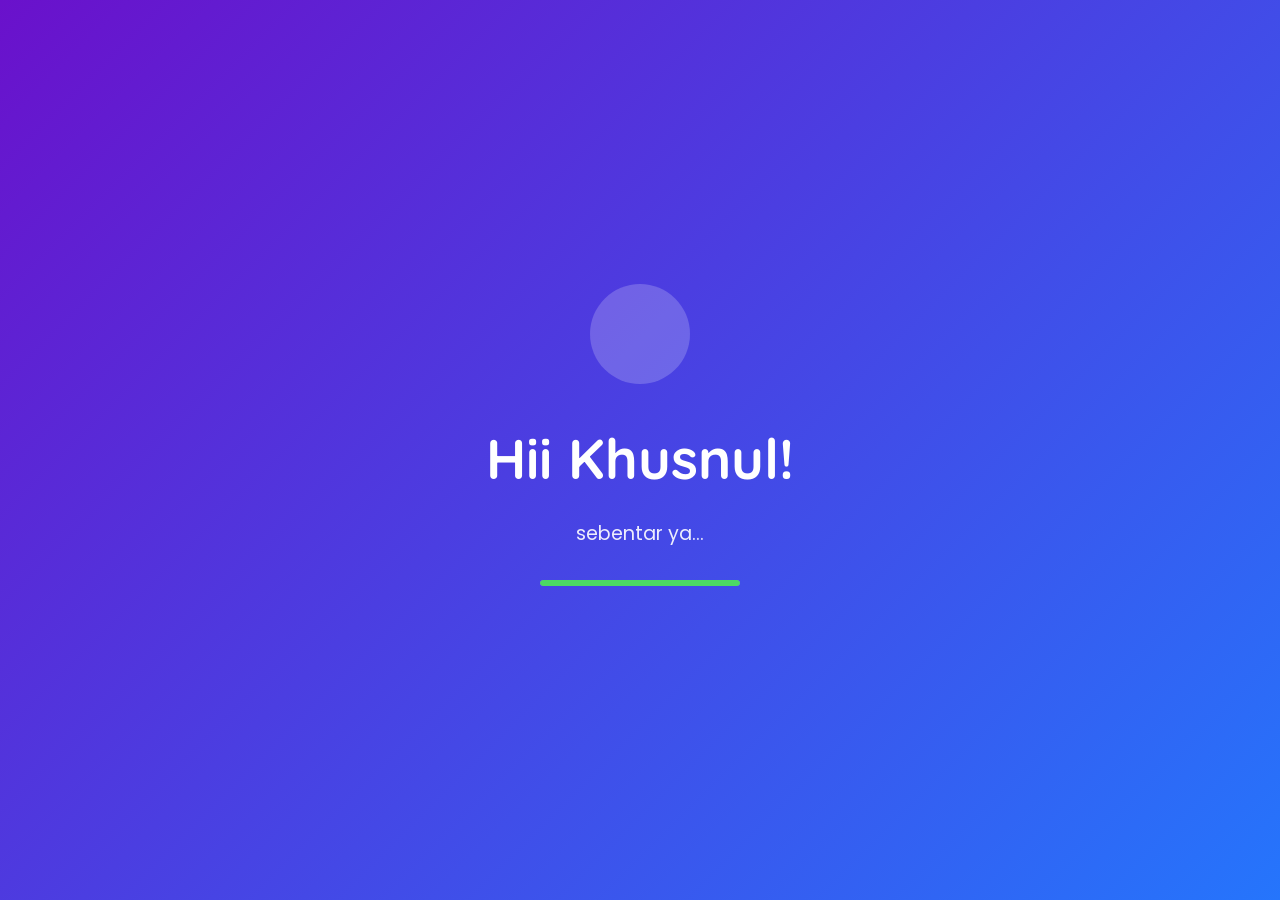
<file: index.html>
<!DOCTYPE html>
<html lang="id">
    <!-- Theme Loader Script -->
<script>
    // Load saved theme
    document.addEventListener('DOMContentLoaded', function() {
        const savedTheme = localStorage.getItem('khusnul_theme');
        if (savedTheme) {
            try {
                const theme = JSON.parse(savedTheme);
                
                // Apply CSS variables
                document.documentElement.style.setProperty('--primary-color', theme.primaryColor);
                document.documentElement.style.setProperty('--secondary-color', theme.secondaryColor);
                document.documentElement.style.setProperty('--accent-color', theme.accentColor);
                document.documentElement.style.setProperty('--heading-font', theme.headingFont);
                document.documentElement.style.setProperty('--body-font', theme.bodyFont);
                
                // Apply background
                if (theme.backgroundType === 'solid') {
                    document.body.style.background = theme.backgroundColor;
                } else if (theme.backgroundType === 'pattern' || theme.backgroundType === 'gradient') {
                    document.body.style.background = theme.backgroundCSS;
                }
                
                // Apply fonts
                document.body.style.fontFamily = `'${theme.bodyFont}', sans-serif`;
                
                // Apply to headings
                document.querySelectorAll('h1, h2, h3, h4, h5, h6').forEach(heading => {
                    heading.style.fontFamily = `'${theme.headingFont}', cursive`;
                });
                
            } catch (e) {
                console.log('Error applying theme');
            }
        }
    });
</script>

<!-- Tambah di CSS global (style.css) di bagian atas: -->
<style>
    :root {
        --primary-color: #C9A9E8;
        --secondary-color: #D8BFD8;
        --accent-color: #FF9A9E;
        --heading-font: 'Dancing Script', cursive;
        --body-font: 'Poppins', sans-serif;
    }
    
    /* Update existing styles to use variables */
    .back-button {
        background: var(--primary-color);
        color: white;
    }
    
    .card-icon {
        background: linear-gradient(135deg, var(--primary-color), var(--secondary-color));
    }
    
    /* Add more variable-based styles as needed */
</style>
<head>
    <meta charset="UTF-8">
    <meta name="viewport" content="width=device-width, initial-scale=1.0">
    <title>Project Khusnul ✨</title>
    <link rel="stylesheet" href="style.css">
    <link rel="stylesheet" href="https://cdnjs.cloudflare.com/ajax/libs/font-awesome/6.4.0/css/all.min.css">
    <link href="https://fonts.googleapis.com/css2?family=Poppins:wght@300;400;500;600;700&family=Quicksand:wght@500;600&display=swap" rel="stylesheet">
    <style>
        /* TAMBAHKAN INI: Animasi hanya untuk first visit */
        .no-animation #opening-screen {
            display: none !important;
        }
        
        .no-animation #dashboard {
            display: block !important;
            opacity: 1 !important;
            transform: none !important;
        }
    </style>
</head>
<body>
    <!-- ANIMASI PEMBUKA (HANYA SEKALI) -->
    <div id="opening-screen">
        <div class="welcome-container">
            <div class="logo-circle">
                <i class="fas fa-sparkles"></i>
            </div>
            <h1 class="typing-text">Hii Khusnul!</h1>
            <p class="subtitle">sebentar ya...</p>
            <div class="loading-bar">
                <div class="loading-progress"></div>
            </div>
        </div>
    </div>

    <!-- DASHBOARD -->
    <div id="dashboard" class="hidden">
        <header class="main-header">
            <h1><i class="fas fa-star"></i> Project Menu</h1>
            <p>Pilih fitur yang ingin digunakan</p>
        </header>

        <div class="menu-container">
            <!-- Kartu 1: Kitchen Tools -->
            <a href="kitchen.html" class="menu-card kitchen">
                <div class="card-icon">
                    <i class="fas fa-utensils"></i>
                </div>
                <div class="card-content">
                    <h3>100 Kitchen Tools</h3>
                    <p>Learn English vocabulary</p>
                </div>
                <div class="card-badge">NEW</div>
            </a>

            <!-- Kartu 2: To-Do List -->
            <a href="todo.html" class="menu-card todo">
                <div class="card-icon">
                    <i class="fas fa-tasks"></i>
                </div>
                <div class="card-content">
                    <h3>Smart To-Do List</h3>
                    <p>Add, edit, delete tasks</p>
                </div>
                <div class="card-badge"><span id="todo-count">0</span> tasks</div>
            </a>

            <!-- Kartu 3: Clock & Timer -->
            <a href="clock.html" class="menu-card clock">
                <div class="card-icon">
                    <i class="fas fa-clock"></i>
                </div>
                <div class="card-content">
                    <h3>Clock & Timer</h3>
                    <p>Stopwatch with save feature</p>
                </div>
                <div class="card-badge">LIVE</div>
            </a>
            
            <!-- Tambah card ke-4 di index.html -->


<!-- Tambah card ke-5 di index.html -->
<a href="quiz.html" class="menu-card quiz">
    <div class="card-icon">
        <i class="fas fa-gamepad"></i>
    </div>
    <div class="card-content">
        <h3>Kitchen Quiz Game</h3>
        <p>Test your vocabulary knowledge</p>
    </div>
    <div class="card-badge">NEW</div>
</a>

 <!-- Tambah card ke-6 di index.html -->
<a href="notes.html" class="menu-card notes">
    <div class="card-icon">
        <i class="fas fa-sticky-note"></i>
    </div>
    <div class="card-content">
        <h3>My Notes</h3>
        <p>Write, edit, and save your thoughts</p>
    </div>
    <div class="card-badge">NEW</div>
</a>

<!-- Tambah card ke-7 di index.html -->
<a href="theme.html" class="menu-card theme">
    <div class="card-icon">
        <i class="fas fa-palette"></i>
    </div>
    <div class="card-content">
        <h3>Theme Customizer</h3>
        <p>Personalize colors, fonts & background</p>
    </div>
    <div class="card-badge">NEW</div>
</a>
        </div>

        <footer class="main-footer">
            <p>Made with <i class="fas fa-heart"></i> for Khusnul | 2025 Project</p>
        </footer>
    </div>

    <script src="script.js"></script>
    <script>
        // Cek apakah ini kunjungan pertama atau kembali dari halaman lain
        document.addEventListener('DOMContentLoaded', function() {
            const isReturning = sessionStorage.getItem('hasVisited');
            const todoCountElement = document.getElementById('todo-count');
            
            // Update todo count
            const todos = JSON.parse(localStorage.getItem('khusnul_todos')) || [];
            if (todoCountElement) {
                todoCountElement.textContent = todos.length;
            }
            
            if (isReturning) {
                // Jika sudah pernah buka, langsung tunjukkan dashboard TANPA animasi
                document.body.classList.add('no-animation');
                document.getElementById('dashboard').classList.remove('hidden');
            } else {
                // Ini kunjungan pertama, tampilkan animasi
                sessionStorage.setItem('hasVisited', 'true');
                
                // Animasi typing
                setTimeout(() => {
                    document.querySelector('.typing-text').classList.add('typed');
                    document.querySelector('.loading-progress').classList.add('loaded');
                }, 500);

                // Pindah ke dashboard setelah loading
                setTimeout(() => {
                    document.getElementById('opening-screen').classList.add('fade-out');
                    setTimeout(() => {
                        document.getElementById('opening-screen').classList.add('hidden');
                        document.getElementById('dashboard').classList.remove('hidden');
                    }, 800);
                }, 5000);
            }
        });
    </script>
</body>
</html>
</file>
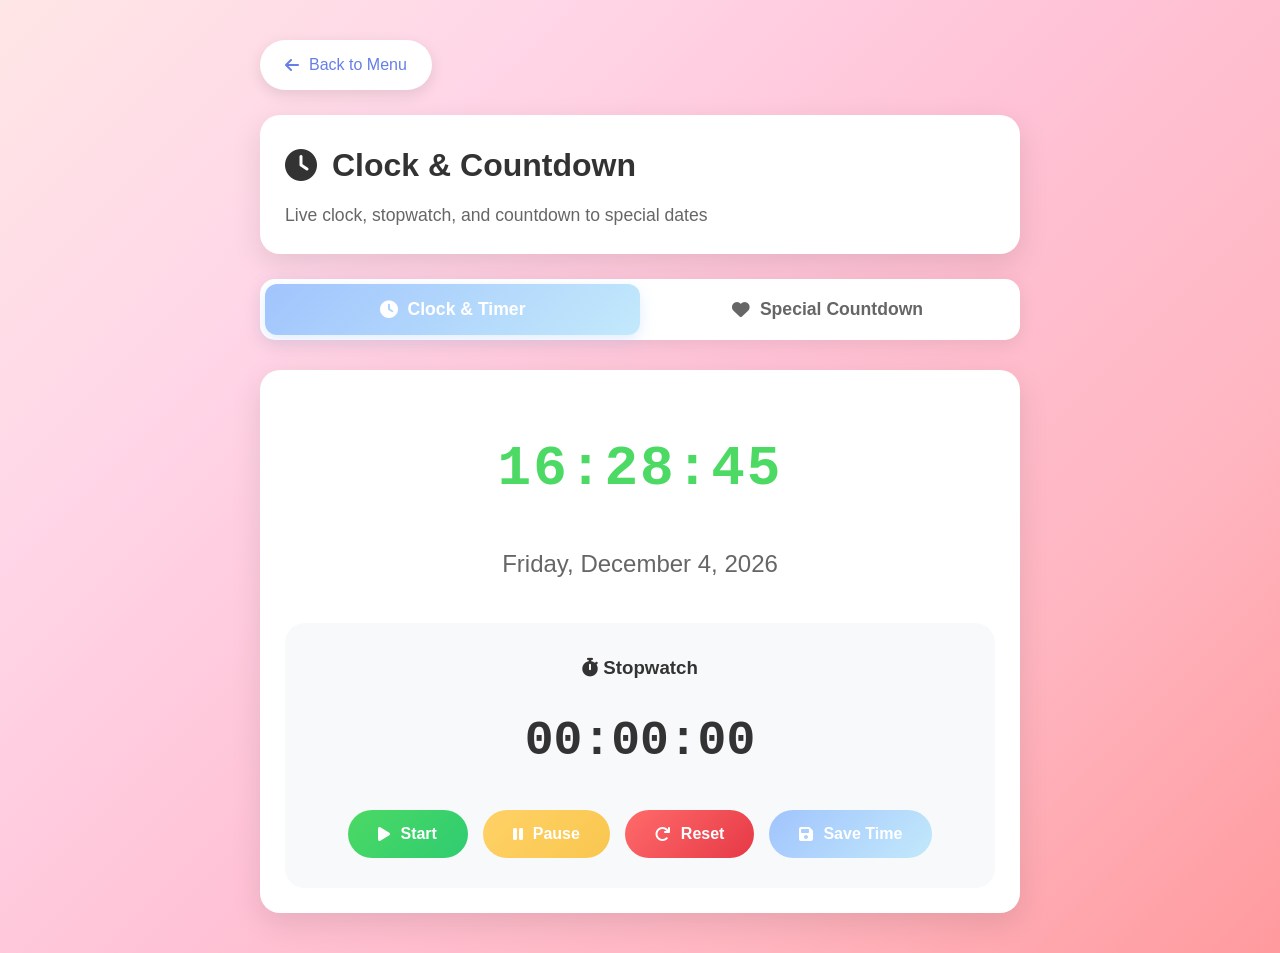
<file: clock.html>
<!DOCTYPE html>
<html lang="id">
    <!-- Theme Loader Script -->
<script>
    // Load saved theme
    document.addEventListener('DOMContentLoaded', function() {
        const savedTheme = localStorage.getItem('khusnul_theme');
        if (savedTheme) {
            try {
                const theme = JSON.parse(savedTheme);
                
                // Apply CSS variables
                document.documentElement.style.setProperty('--primary-color', theme.primaryColor);
                document.documentElement.style.setProperty('--secondary-color', theme.secondaryColor);
                document.documentElement.style.setProperty('--accent-color', theme.accentColor);
                document.documentElement.style.setProperty('--heading-font', theme.headingFont);
                document.documentElement.style.setProperty('--body-font', theme.bodyFont);
                
                // Apply background
                if (theme.backgroundType === 'solid') {
                    document.body.style.background = theme.backgroundColor;
                } else if (theme.backgroundType === 'pattern' || theme.backgroundType === 'gradient') {
                    document.body.style.background = theme.backgroundCSS;
                }
                
                // Apply fonts
                document.body.style.fontFamily = `'${theme.bodyFont}', sans-serif`;
                
                // Apply to headings
                document.querySelectorAll('h1, h2, h3, h4, h5, h6').forEach(heading => {
                    heading.style.fontFamily = `'${theme.headingFont}', cursive`;
                });
                
            } catch (e) {
                console.log('Error applying theme');
            }
        }
    });
</script>

<!-- Tambah di CSS global (style.css) di bagian atas: -->
<style>
    :root {
        --primary-color: #C9A9E8;
        --secondary-color: #D8BFD8;
        --accent-color: #FF9A9E;
        --heading-font: 'Dancing Script', cursive;
        --body-font: 'Poppins', sans-serif;
    }
    
    /* Update existing styles to use variables */
    .back-button {
        background: var(--primary-color);
        color: white;
    }
    
    .card-icon {
        background: linear-gradient(135deg, var(--primary-color), var(--secondary-color));
    }
    
    /* Add more variable-based styles as needed */
</style>
<head>
    <meta charset="UTF-8">
    <meta name="viewport" content="width=device-width, initial-scale=1.0">
    <title>Clock & Countdown - Project Khusnul</title>
    <link rel="stylesheet" href="style.css">
    <link rel="stylesheet" href="https://cdnjs.cloudflare.com/ajax/libs/font-awesome/6.4.0/css/all.min.css">
    <style>
        /* ===== TAB SYSTEM ===== */
        .tab-container {
            display: flex;
            background: white;
            border-radius: 15px;
            padding: 5px;
            margin-bottom: 30px;
            box-shadow: 0 5px 20px rgba(0, 0, 0, 0.08);
        }
        
        .tab-btn {
            flex: 1;
            padding: 15px;
            border: none;
            background: transparent;
            font-size: 1.1rem;
            font-weight: 600;
            color: #666;
            cursor: pointer;
            border-radius: 12px;
            transition: all 0.3s;
            display: flex;
            align-items: center;
            justify-content: center;
            gap: 10px;
        }
        
        .tab-btn.active {
            background: linear-gradient(135deg, #A1C4FD, #C2E9FB);
            color: white;
            box-shadow: 0 5px 15px rgba(161, 196, 253, 0.3);
        }
        
        .tab-content {
            display: none;
            animation: fadeIn 0.5s ease;
        }
        
        .tab-content.active {
            display: block;
        }
        
        @keyframes fadeIn {
            from { opacity: 0; transform: translateY(10px); }
            to { opacity: 1; transform: translateY(0); }
        }
        
        /* ===== COUNTDOWN STYLES ===== */
        .countdown-section {
            background: white;
            border-radius: 20px;
            padding: 30px;
            margin-top: 20px;
            box-shadow: 0 10px 30px rgba(0, 0, 0, 0.1);
        }
        
        .countdown-header {
            text-align: center;
            margin-bottom: 30px;
        }
        
        .countdown-header h3 {
            font-size: 1.8rem;
            color: #333;
            margin-bottom: 10px;
            display: flex;
            align-items: center;
            justify-content: center;
            gap: 15px;
        }
        
        .countdown-header p {
            color: #666;
            font-size: 1rem;
        }
        
        /* Event Selection */
        .event-selection {
            display: grid;
            grid-template-columns: repeat(auto-fit, minmax(200px, 1fr));
            gap: 15px;
            margin-bottom: 30px;
        }
        
        .event-option {
            background: #f8f9fa;
            padding: 20px;
            border-radius: 15px;
            cursor: pointer;
            transition: all 0.3s;
            text-align: center;
            border: 2px solid transparent;
        }
        
        .event-option:hover {
            transform: translateY(-5px);
            box-shadow: 0 10px 20px rgba(0, 0, 0, 0.1);
        }
        
        .event-option.selected {
            border-color: #A1C4FD;
            background: linear-gradient(135deg, #f0f7ff, #e3f2fd);
        }
        
        .event-icon {
            font-size: 2rem;
            color: #A1C4FD;
            margin-bottom: 10px;
            height: 50px;
            display: flex;
            align-items: center;
            justify-content: center;
        }
        
        .event-name {
            font-size: 1.1rem;
            color: #333;
            margin-bottom: 5px;
            font-weight: 500;
        }
        
        .event-date {
            color: #666;
            font-size: 0.9rem;
        }
        
        /* Custom Date Input */
        .custom-date-input {
            background: #f8f9fa;
            padding: 25px;
            border-radius: 15px;
            margin-bottom: 30px;
        }
        
        .input-row {
            display: flex;
            gap: 15px;
            margin-bottom: 15px;
            flex-wrap: wrap;
        }
        
        .custom-input {
            flex: 1;
            min-width: 200px;
            padding: 12px 20px;
            border: 2px solid #e0e0e0;
            border-radius: 10px;
            font-size: 1rem;
            transition: all 0.3s;
        }
        
        .custom-input:focus {
            outline: none;
            border-color: #A1C4FD;
            box-shadow: 0 0 0 3px rgba(161, 196, 253, 0.1);
        }
        
        .set-countdown-btn {
            background: linear-gradient(135deg, #A1C4FD, #C2E9FB);
            color: white;
            border: none;
            padding: 12px 25px;
            border-radius: 10px;
            font-weight: 600;
            cursor: pointer;
            display: flex;
            align-items: center;
            gap: 10px;
            transition: all 0.3s;
        }
        
        .set-countdown-btn:hover {
            transform: scale(1.05);
            box-shadow: 0 8px 20px rgba(161, 196, 253, 0.3);
        }
        
        /* Countdown Display */
        .countdown-display-container {
            background: linear-gradient(135deg, #A1C4FD, #C2E9FB);
            padding: 30px;
            border-radius: 20px;
            text-align: center;
            margin-bottom: 30px;
            position: relative;
            overflow: hidden;
        }
        
        .countdown-display-container::before {
            content: '';
            position: absolute;
            top: 0;
            left: 0;
            width: 100%;
            height: 100%;
            background-image: url("data:image/svg+xml,%3Csvg width='100' height='100' viewBox='0 0 100 100' xmlns='http://www.w3.org/2000/svg'%3E%3Cpath d='M11 18c3.866 0 7-3.134 7-7s-3.134-7-7-7-7 3.134-7 7 3.134 7 7 7zm48 25c3.866 0 7-3.134 7-7s-3.134-7-7-7-7 3.134-7 7 3.134 7 7 7zm-43-7c1.657 0 3-1.343 3-3s-1.343-3-3-3-3 1.343-3 3 1.343 3 3 3zm63 31c1.657 0 3-1.343 3-3s-1.343-3-3-3-3 1.343-3 3 1.343 3 3 3zM34 90c1.657 0 3-1.343 3-3s-1.343-3-3-3-3 1.343-3 3 1.343 3 3 3zm56-76c1.657 0 3-1.343 3-3s-1.343-3-3-3-3 1.343-3 3 1.343 3 3 3zM12 86c2.21 0 4-1.79 4-4s-1.79-4-4-4-4 1.79-4 4 1.79 4 4 4zm28-65c2.21 0 4-1.79 4-4s-1.79-4-4-4-4 1.79-4 4 1.79 4 4 4zm23-11c2.76 0 5-2.24 5-5s-2.24-5-5-5-5 2.24-5 5 2.24 5 5 5zm-6 60c2.21 0 4-1.79 4-4s-1.79-4-4-4-4 1.79-4 4 1.79 4 4 4zm29 22c2.76 0 5-2.24 5-5s-2.24-5-5-5-5 2.24-5 5 2.24 5 5 5zM32 63c2.76 0 5-2.24 5-5s-2.24-5-5-5-5 2.24-5 5 2.24 5 5 5zm57-13c2.76 0 5-2.24 5-5s-2.24-5-5-5-5 2.24-5 5 2.24 5 5 5zm-9-21c1.105 0 2-.895 2-2s-.895-2-2-2-2 .895-2 2 .895 2 2 2zM60 91c1.105 0 2-.895 2-2s-.895-2-2-2-2 .895-2 2 .895 2 2 2zM35 41c1.105 0 2-.895 2-2s-.895-2-2-2-2 .895-2 2 .895 2 2 2zM12 60c1.105 0 2-.895 2-2s-.895-2-2-2-2 .895-2 2 .895 2 2 2z' fill='%23ffffff' fill-opacity='0.2' fill-rule='evenodd'/%3E%3C/svg%3E");
            opacity: 0.3;
        }
        
        .current-event {
            font-size: 1.5rem;
            color: white;
            margin-bottom: 5px;
            font-weight: 600;
            text-shadow: 1px 1px 3px rgba(0, 0, 0, 0.2);
        }
        
        .target-date {
            color: rgba(255, 255, 255, 0.9);
            font-size: 1rem;
            margin-bottom: 20px;
            font-weight: 300;
        }
        
        .countdown-display {
            display: flex;
            justify-content: center;
            gap: 15px;
            flex-wrap: wrap;
        }
        
        .countdown-unit {
            background: rgba(255, 255, 255, 0.9);
            padding: 20px 15px;
            border-radius: 15px;
            min-width: 80px;
            box-shadow: 0 8px 20px rgba(0, 0, 0, 0.1);
        }
        
        .countdown-value {
            font-size: 2.5rem;
            font-weight: 700;
            color: #3A7BD5;
            font-family: 'Courier New', monospace;
            line-height: 1;
            margin-bottom: 5px;
        }
        
        .countdown-label {
            color: #666;
            font-size: 0.9rem;
            text-transform: uppercase;
            letter-spacing: 1px;
        }
        
        /* Countdown Message */
        .countdown-message {
            text-align: center;
            padding: 20px;
            background: #f8f9fa;
            border-radius: 15px;
            margin-top: 20px;
        }
        
        .message-text {
            font-size: 1.1rem;
            color: #333;
            margin-bottom: 10px;
            font-style: italic;
        }
        
        .excitement-badge {
            display: inline-block;
            padding: 6px 15px;
            background: #e3f2fd;
            color: #3A7BD5;
            border-radius: 50px;
            font-weight: 600;
            font-size: 0.9rem;
        }
        
        /* Share Button */
        .share-countdown-btn {
            background: linear-gradient(135deg, #4cd964, #2ecc71);
            color: white;
            border: none;
            padding: 12px 25px;
            border-radius: 10px;
            font-weight: 600;
            cursor: pointer;
            display: flex;
            align-items: center;
            gap: 10px;
            margin: 20px auto 0;
            transition: all 0.3s;
        }
        
        .share-countdown-btn:hover {
            transform: scale(1.05);
            box-shadow: 0 8px 20px rgba(76, 217, 100, 0.3);
        }
        
        /* Responsive */
        @media (max-width: 768px) {
            .event-selection {
                grid-template-columns: repeat(2, 1fr);
            }
            
            .input-row {
                flex-direction: column;
            }
            
            .custom-input {
                width: 100%;
            }
            
            .countdown-unit {
                min-width: 70px;
                padding: 15px 10px;
            }
            
            .countdown-value {
                font-size: 2rem;
            }
        }
        
        @media (max-width: 480px) {
            .event-selection {
                grid-template-columns: 1fr;
            }
            
            .countdown-display {
                gap: 10px;
            }
            
            .countdown-unit {
                min-width: 65px;
                padding: 12px 8px;
            }
            
            .countdown-value {
                font-size: 1.8rem;
            }
        }
    </style>
</head>
<body>
    <div class="page-container">
        <a href="index.html" class="back-button">
            <i class="fas fa-arrow-left"></i> Back to Menu
        </a>
        
        <div class="page-header">
            <h1><i class="fas fa-clock"></i> Clock & Countdown</h1>
            <p>Live clock, stopwatch, and countdown to special dates</p>
        </div>
        
        <!-- Tab Navigation -->
        <div class="tab-container">
            <button class="tab-btn active" onclick="switchTab('clock')">
                <i class="fas fa-clock"></i> Clock & Timer
            </button>
            <button class="tab-btn" onclick="switchTab('countdown')">
                <i class="fas fa-heart"></i> Special Countdown
            </button>
        </div>
        
        <!-- CLOCK & TIMER TAB -->
        <div id="clock-tab" class="tab-content active">
            <div class="clock-container">
                <!-- Live Clock -->
                <div class="clock-display">
                    <div class="time-display" id="live-clock">00:00:00</div>
                    <div class="date-display" id="live-date">Day, Month Date Year</div>
                </div>
                
                <!-- Stopwatch -->
                <div class="stopwatch-section">
                    <h3><i class="fas fa-stopwatch"></i> Stopwatch</h3>
                    <div class="stopwatch-display" id="stopwatch">00:00:00</div>
                    
                    <div class="timer-controls">
                        <button class="timer-btn start-btn" onclick="startStopwatch()">
                            <i class="fas fa-play"></i> Start
                        </button>
                        <button class="timer-btn pause-btn" onclick="pauseStopwatch()" disabled>
                            <i class="fas fa-pause"></i> Pause
                        </button>
                        <button class="timer-btn reset-btn" onclick="resetStopwatch()">
                            <i class="fas fa-redo"></i> Reset
                        </button>
                        <button class="timer-btn save-btn-clock" onclick="saveTime()">
                            <i class="fas fa-save"></i> Save Time
                        </button>
                    </div>
                    
                    <!-- Saved Times -->
                    <div class="saved-times mt-30" id="savedTimesContainer">
                        <h3><i class="fas fa-history"></i> Saved Times</h3>
                        <div id="savedTimesList">
                            <!-- Saved times will appear here -->
                        </div>
                    </div>
                </div>
            </div>
        </div>
        
        <!-- COUNTDOWN TAB -->
        <div id="countdown-tab" class="tab-content">
            <div class="countdown-section">
                <!-- Header -->
                <div class="countdown-header">
                    <h3><i class="fas fa-heart"></i> Countdown to Special Moments</h3>
                    <p>Choose an event or create your own countdown</p>
                </div>
                
                <!-- Event Selection -->
                <div class="event-selection" id="eventSelection">
                    <!-- Events will be populated by JavaScript -->
                </div>
                
                <!-- Custom Date Input -->
                <div class="custom-date-input">
                    <h4 style="color: #333; margin-bottom: 15px;">
                        <i class="far fa-calendar-plus"></i> Create Custom Countdown
                    </h4>
                    <div class="input-row">
                        <input type="text" id="eventNameInput" class="custom-input" placeholder="Event name (e.g., My Birthday)">
                        <input type="date" id="dateInput" class="custom-input" min="2024-01-01">
                    </div>
                    <button class="set-countdown-btn" onclick="setCustomCountdown()">
                        <i class="far fa-calendar-check"></i> Set Countdown
                    </button>
                </div>
                
                <!-- Countdown Display -->
                <div class="countdown-display-container">
                    <div class="current-event" id="currentEvent">New Year 2026</div>
                    <div class="target-date" id="targetDate">January 1, 2026</div>
                    
                    <div class="countdown-display">
                        <div class="countdown-unit">
                            <div class="countdown-value" id="countdown-days">00</div>
                            <div class="countdown-label">Days</div>
                        </div>
                        <div class="countdown-unit">
                            <div class="countdown-value" id="countdown-hours">00</div>
                            <div class="countdown-label">Hours</div>
                        </div>
                        <div class="countdown-unit">
                            <div class="countdown-value" id="countdown-minutes">00</div>
                            <div class="countdown-label">Minutes</div>
                        </div>
                        <div class="countdown-unit">
                            <div class="countdown-value" id="countdown-seconds">00</div>
                            <div class="countdown-label">Seconds</div>
                        </div>
                    </div>
                </div>
                
                <!-- Countdown Message -->
                <div class="countdown-message">
                    <p class="message-text" id="countdownMessage">Getting excited for the new beginning! 🎉</p>
                    <div class="excitement-badge" id="excitementLevel">Very Excited</div>
                </div>
                
                <!-- Share Button -->
                <button class="share-countdown-btn" onclick="shareCountdown()">
                    <i class="fas fa-share-alt"></i> Share Countdown
                </button>
            </div>
        </div>
    </div>

    <script src="script.js"></script>
    <script>
        // ===== TAB SYSTEM =====
        function switchTab(tabName) {
            // Update tab buttons
            document.querySelectorAll('.tab-btn').forEach(btn => {
                btn.classList.remove('active');
            });
            event.target.classList.add('active');
            
            // Update tab content
            document.querySelectorAll('.tab-content').forEach(content => {
                content.classList.remove('active');
            });
            document.getElementById(`${tabName}-tab`).classList.add('active');
            
            // If switching to countdown tab, start countdown if not running
            if (tabName === 'countdown' && !countdownInterval) {
                startCountdownTimer();
            }
        }
        
        // ===== COUNTDOWN DATA =====
        const predefinedEvents = [
            {
                id: 'newyear2026',
                name: 'New Year 2026',
                date: '2026-01-01',
                icon: 'fas fa-glass-cheers',
                description: 'Welcome 2026!'
            },
            {
                id: 'valentine2025',
                name: 'Valentine\'s Day 2025',
                date: '2025-02-14',
                icon: 'fas fa-heart',
                description: 'Day of love 💖'
            },
            {
                id: 'birthday',
                name: 'Next Birthday',
                date: getNextBirthday(),
                icon: 'fas fa-birthday-cake',
                description: 'Celebrate!'
            },
            {
                id: 'christmas2025',
                name: 'Christmas 2025',
                date: '2025-12-25',
                icon: 'fas fa-tree',
                description: 'Season of joy 🎄'
            },
            {
                id: 'project2025',
                name: 'Project Deadline',
                date: '2025-12-31',
                icon: 'fas fa-flag-checkered',
                description: 'Complete our project!'
            },
            {
                id: 'summer2025',
                name: 'Summer 2025',
                date: '2025-06-21',
                icon: 'fas fa-sun',
                description: 'Sunny days ☀️'
            }
        ];
        
        let currentCountdownEvent = predefinedEvents[0];
        let countdownInterval = null;
        
        // ===== INITIALIZE =====
        document.addEventListener('DOMContentLoaded', function() {
            // Clock functions (existing)
            updateClock();
            setInterval(updateClock, 1000);
            updateStopwatchDisplay();
            renderSavedTimes();
            
            if (localStorage.getItem('stopwatch_running') === 'true') {
                startStopwatch();
            }
            
            // Countdown functions (new)
            renderEventOptions();
            updateCountdownDisplay();
            startCountdownTimer();
            loadSavedCountdown();
        });
        
        // ===== EVENT SELECTION =====
        function renderEventOptions() {
            const container = document.getElementById('eventSelection');
            container.innerHTML = '';
            
            predefinedEvents.forEach(event => {
                const eventDate = new Date(event.date);
                const formattedDate = eventDate.toLocaleDateString('en-US', {
                    month: 'short',
                    day: 'numeric',
                    year: 'numeric'
                });
                
                const option = document.createElement('div');
                option.className = `event-option ${event.id === currentCountdownEvent.id ? 'selected' : ''}`;
                option.dataset.id = event.id;
                option.innerHTML = `
                    <div class="event-icon">
                        <i class="${event.icon}"></i>
                    </div>
                    <div class="event-name">${event.name}</div>
                    <div class="event-date">${formattedDate}</div>
                `;
                
                option.addEventListener('click', () => selectEvent(event.id));
                container.appendChild(option);
            });
        }
        
        function selectEvent(eventId) {
            // Update UI
            document.querySelectorAll('.event-option').forEach(option => {
                option.classList.remove('selected');
                if (option.dataset.id === eventId) {
                    option.classList.add('selected');
                }
            });
            
            // Find event
            const event = predefinedEvents.find(e => e.id === eventId);
            if (event) {
                currentCountdownEvent = event;
                updateCountdownDisplay();
                saveCountdownToLocalStorage();
                showNotification(`Countdown set to ${event.name}!`, 'success');
            }
        }
        
        function setCustomCountdown() {
            const eventName = document.getElementById('eventNameInput').value.trim();
            const dateValue = document.getElementById('dateInput').value;
            
            if (!eventName || !dateValue) {
                showNotification('Please enter both event name and date!', 'error');
                return;
            }
            
            const selectedDate = new Date(dateValue);
            const today = new Date();
            
            if (selectedDate <= today) {
                showNotification('Please select a future date!', 'error');
                return;
            }
            
            // Create custom event
            currentCountdownEvent = {
                id: 'custom',
                name: eventName,
                date: dateValue,
                icon: 'far fa-star',
                description: 'Custom event'
            };
            
            updateCountdownDisplay();
            saveCountdownToLocalStorage();
            
            // Clear inputs
            document.getElementById('eventNameInput').value = '';
            document.getElementById('dateInput').value = '';
            
            showNotification(`Countdown set for "${eventName}"!`, 'success');
        }
        
        // ===== COUNTDOWN LOGIC =====
        function startCountdownTimer() {
            clearInterval(countdownInterval);
            countdownInterval = setInterval(updateCountdownDisplay, 1000);
        }
        
        function updateCountdownDisplay() {
            const targetDate = new Date(currentCountdownEvent.date);
            const now = new Date();
            const difference = targetDate - now;
            
            // Update event info
            const formattedDate = targetDate.toLocaleDateString('en-US', {
                weekday: 'long',
                year: 'numeric',
                month: 'long',
                day: 'numeric'
            });
            
            document.getElementById('currentEvent').textContent = currentCountdownEvent.name;
            document.getElementById('targetDate').textContent = formattedDate;
            
            if (difference <= 0) {
                // Event has passed
                document.getElementById('countdown-days').textContent = '00';
                document.getElementById('countdown-hours').textContent = '00';
                document.getElementById('countdown-minutes').textContent = '00';
                document.getElementById('countdown-seconds').textContent = '00';
                
                document.getElementById('countdownMessage').textContent = '🎉 The wait is over! The event is here! 🎉';
                document.getElementById('excitementLevel').textContent = 'Event Time!';
                return;
            }
            
            // Calculate time units
            const days = Math.floor(difference / (1000 * 60 * 60 * 24));
            const hours = Math.floor((difference % (1000 * 60 * 60 * 24)) / (1000 * 60 * 60));
            const minutes = Math.floor((difference % (1000 * 60 * 60)) / (1000 * 60));
            const seconds = Math.floor((difference % (1000 * 60)) / 1000);
            
            // Update display
            document.getElementById('countdown-days').textContent = days.toString().padStart(2, '0');
            document.getElementById('countdown-hours').textContent = hours.toString().padStart(2, '0');
            document.getElementById('countdown-minutes').textContent = minutes.toString().padStart(2, '0');
            document.getElementById('countdown-seconds').textContent = seconds.toString().padStart(2, '0');
            
            // Update message
            updateCountdownMessage(days);
        }
        
        function updateCountdownMessage(days) {
            const messageEl = document.getElementById('countdownMessage');
            const excitementEl = document.getElementById('excitementLevel');
            
            let message = '';
            let excitement = '';
            
            if (days > 365) {
                message = 'Still quite far away, but something to look forward to! 🌟';
                excitement = 'Patiently Waiting';
            } else if (days > 180) {
                message = 'Getting closer! Time to start planning! 📅';
                excitement = 'Getting Excited';
            } else if (days > 90) {
                message = 'Under 6 months to go! The excitement builds! ✨';
                excitement = 'Very Excited';
            } else if (days > 30) {
                message = 'Less than 3 months away! Almost there! 🎈';
                excitement = 'Super Excited!';
            } else if (days > 7) {
                message = 'Just a few weeks left! Getting ready! 🎉';
                excitement = 'Extremely Excited!!';
            } else if (days > 1) {
                message = 'Only days away! The anticipation is real! 🥳';
                excitement = 'Over the Moon!!!';
            } else if (days === 1) {
                message = 'TOMORROW! The big day is almost here! 🎊';
                excitement = 'Can\'t Wait!!!';
            } else {
                message = 'TODAY IS THE DAY! Enjoy every moment! 🎇';
                excitement = 'IT\'S HERE!!!';
            }
            
            messageEl.textContent = message;
            excitementEl.textContent = excitement;
        }
        
        // ===== UTILITY FUNCTIONS =====
        function getNextBirthday() {
            const now = new Date();
            const currentYear = now.getFullYear();
            let birthday = new Date(currentYear, 5, 15); // June 15
            
            if (birthday < now) {
                birthday.setFullYear(currentYear + 1);
            }
            
            return birthday.toISOString().split('T')[0];
        }
        
        function saveCountdownToLocalStorage() {
            localStorage.setItem('countdown_event', JSON.stringify(currentCountdownEvent));
        }
        
        function loadSavedCountdown() {
            const saved = localStorage.getItem('countdown_event');
            if (saved) {
                try {
                    const event = JSON.parse(saved);
                    currentCountdownEvent = event;
                    
                    // Update UI if it's a predefined event
                    if (event.id !== 'custom') {
                        selectEvent(event.id);
                    } else {
                        updateCountdownDisplay();
                    }
                } catch (e) {
                    console.log('No valid saved countdown');
                }
            }
        }
        
        function shareCountdown() {
            const eventName = currentCountdownEvent.name;
            const eventDate = new Date(currentCountdownEvent.date);
            const formattedDate = eventDate.toLocaleDateString('en-US', {
                year: 'numeric',
                month: 'long',
                day: 'numeric'
            });
            
            const text = `⏳ Countdown to: ${eventName}\n📅 Date: ${formattedDate}\n✨ From Project Khusnul 2025`;
            
            if (navigator.share) {
                navigator.share({
                    title: `Countdown to ${eventName}`,
                    text: text,
                    url: window.location.href
                });
            } else {
                navigator.clipboard.writeText(text + '\n' + window.location.href)
                    .then(() => showNotification('Countdown copied to clipboard!', 'success'))
                    .catch(() => showNotification('Failed to copy', 'error'));
            }
        }
        
        // ===== CLOCK FUNCTIONS (EXISTING) =====
        function updateClock() {
            const now = new Date();
            
            // Live Clock
            const hours = String(now.getHours()).padStart(2, '0');
            const minutes = String(now.getMinutes()).padStart(2, '0');
            const seconds = String(now.getSeconds()).padStart(2, '0');
            
            document.getElementById('live-clock').textContent = `${hours}:${minutes}:${seconds}`;
            
            // Live Date
            const options = { 
                weekday: 'long', 
                year: 'numeric', 
                month: 'long', 
                day: 'numeric' 
            };
            document.getElementById('live-date').textContent = now.toLocaleDateString('en-US', options);
            
            // Update color
            updateClockColor(hours);
        }
        
        function updateClockColor(hour) {
            const clockElement = document.getElementById('live-clock');
            hour = parseInt(hour);
            
            if (hour >= 6 && hour < 12) {
                clockElement.style.color = '#FF9A9E';
            } else if (hour >= 12 && hour < 18) {
                clockElement.style.color = '#4cd964';
            } else if (hour >= 18 && hour < 22) {
                clockElement.style.color = '#A1C4FD';
            } else {
                clockElement.style.color = '#764ba2';
            }
        }
        
        // Stopwatch variables
        let stopwatchInterval;
        let stopwatchTime = parseInt(localStorage.getItem('stopwatch_time')) || 0;
        let stopwatchRunning = localStorage.getItem('stopwatch_running') === 'true';
        let savedTimes = JSON.parse(localStorage.getItem('saved_times')) || [];
        
        function updateStopwatchDisplay() {
            document.getElementById('stopwatch').textContent = formatTime(stopwatchTime);
        }
        
        function startStopwatch() {
            if (!stopwatchRunning) {
                stopwatchRunning = true;
                localStorage.setItem('stopwatch_running', 'true');
                
                stopwatchInterval = setInterval(() => {
                    stopwatchTime++;
                    localStorage.setItem('stopwatch_time', stopwatchTime);
                    updateStopwatchDisplay();
                }, 1000);
                
                document.querySelector('.start-btn').disabled = true;
                document.querySelector('.pause-btn').disabled = false;
                
                showNotification('Stopwatch started!');
            }
        }
        
        function pauseStopwatch() {
            if (stopwatchRunning) {
                stopwatchRunning = false;
                localStorage.setItem('stopwatch_running', 'false');
                
                clearInterval(stopwatchInterval);
                
                document.querySelector('.start-btn').disabled = false;
                document.querySelector('.pause-btn').disabled = true;
                
                showNotification('Stopwatch paused');
            }
        }
        
        function resetStopwatch() {
            if (!confirm('Reset stopwatch to 00:00:00?')) return;
            
            stopwatchRunning = false;
            localStorage.setItem('stopwatch_running', 'false');
            
            clearInterval(stopwatchInterval);
            stopwatchTime = 0;
            localStorage.setItem('stopwatch_time', '0');
            
            updateStopwatchDisplay();
            
            document.querySelector('.start-btn').disabled = false;
            document.querySelector('.pause-btn').disabled = true;
            
            showNotification('Stopwatch reset');
        }
        
        function saveTime() {
            const timeString = formatTime(stopwatchTime);
            const timestamp = new Date().toLocaleString();
            
            savedTimes.unshift({
                time: timeString,
                timestamp: timestamp,
                id: Date.now()
            });
            
            if (savedTimes.length > 10) {
                savedTimes = savedTimes.slice(0, 10);
            }
            
            localStorage.setItem('saved_times', JSON.stringify(savedTimes));
            renderSavedTimes();
            
            showNotification(`Time ${timeString} saved!`);
        }
        
        function renderSavedTimes() {
            const savedTimesList = document.getElementById('savedTimesList');
            const container = document.getElementById('savedTimesContainer');
            
            if (savedTimes.length === 0) {
                container.style.display = 'none';
                return;
            }
            
            container.style.display = 'block';
            savedTimesList.innerHTML = savedTimes.map((item, index) => `
                <div class="time-item">
                    <div>
                        <strong>#${index + 1}: ${item.time}</strong>
                        <div style="font-size: 0.9rem; color: #888; margin-top: 5px;">
                            <i class="far fa-clock"></i> ${item.timestamp}
                        </div>
                    </div>
                    <button onclick="deleteSavedTime(${item.id})" style="background: #FF6B6B; color: white; border: none; width: 35px; height: 35px; border-radius: 50%; cursor: pointer; display: flex; align-items: center; justify-content: center;">
                        <i class="fas fa-trash"></i>
                    </button>
                </div>
            `).join('');
        }
        
        function deleteSavedTime(id) {
            if (!confirm('Delete this saved time?')) return;
            
            savedTimes = savedTimes.filter(time => time.id !== id);
            localStorage.setItem('saved_times', JSON.stringify(savedTimes));
            renderSavedTimes();
            
            showNotification('Time deleted');
        }
        
        function formatTime(seconds) {
            const hrs = Math.floor(seconds / 3600);
            const mins = Math.floor((seconds % 3600) / 60);
            const secs = seconds % 60;
            return `${String(hrs).padStart(2, '0')}:${String(mins).padStart(2, '0')}:${String(secs).padStart(2, '0')}`;
        }
        
        // Cleanup
        window.addEventListener('beforeunload', () => {
            clearInterval(countdownInterval);
            if (stopwatchInterval) clearInterval(stopwatchInterval);
        });
    </script>
</body>
</html>
</file>
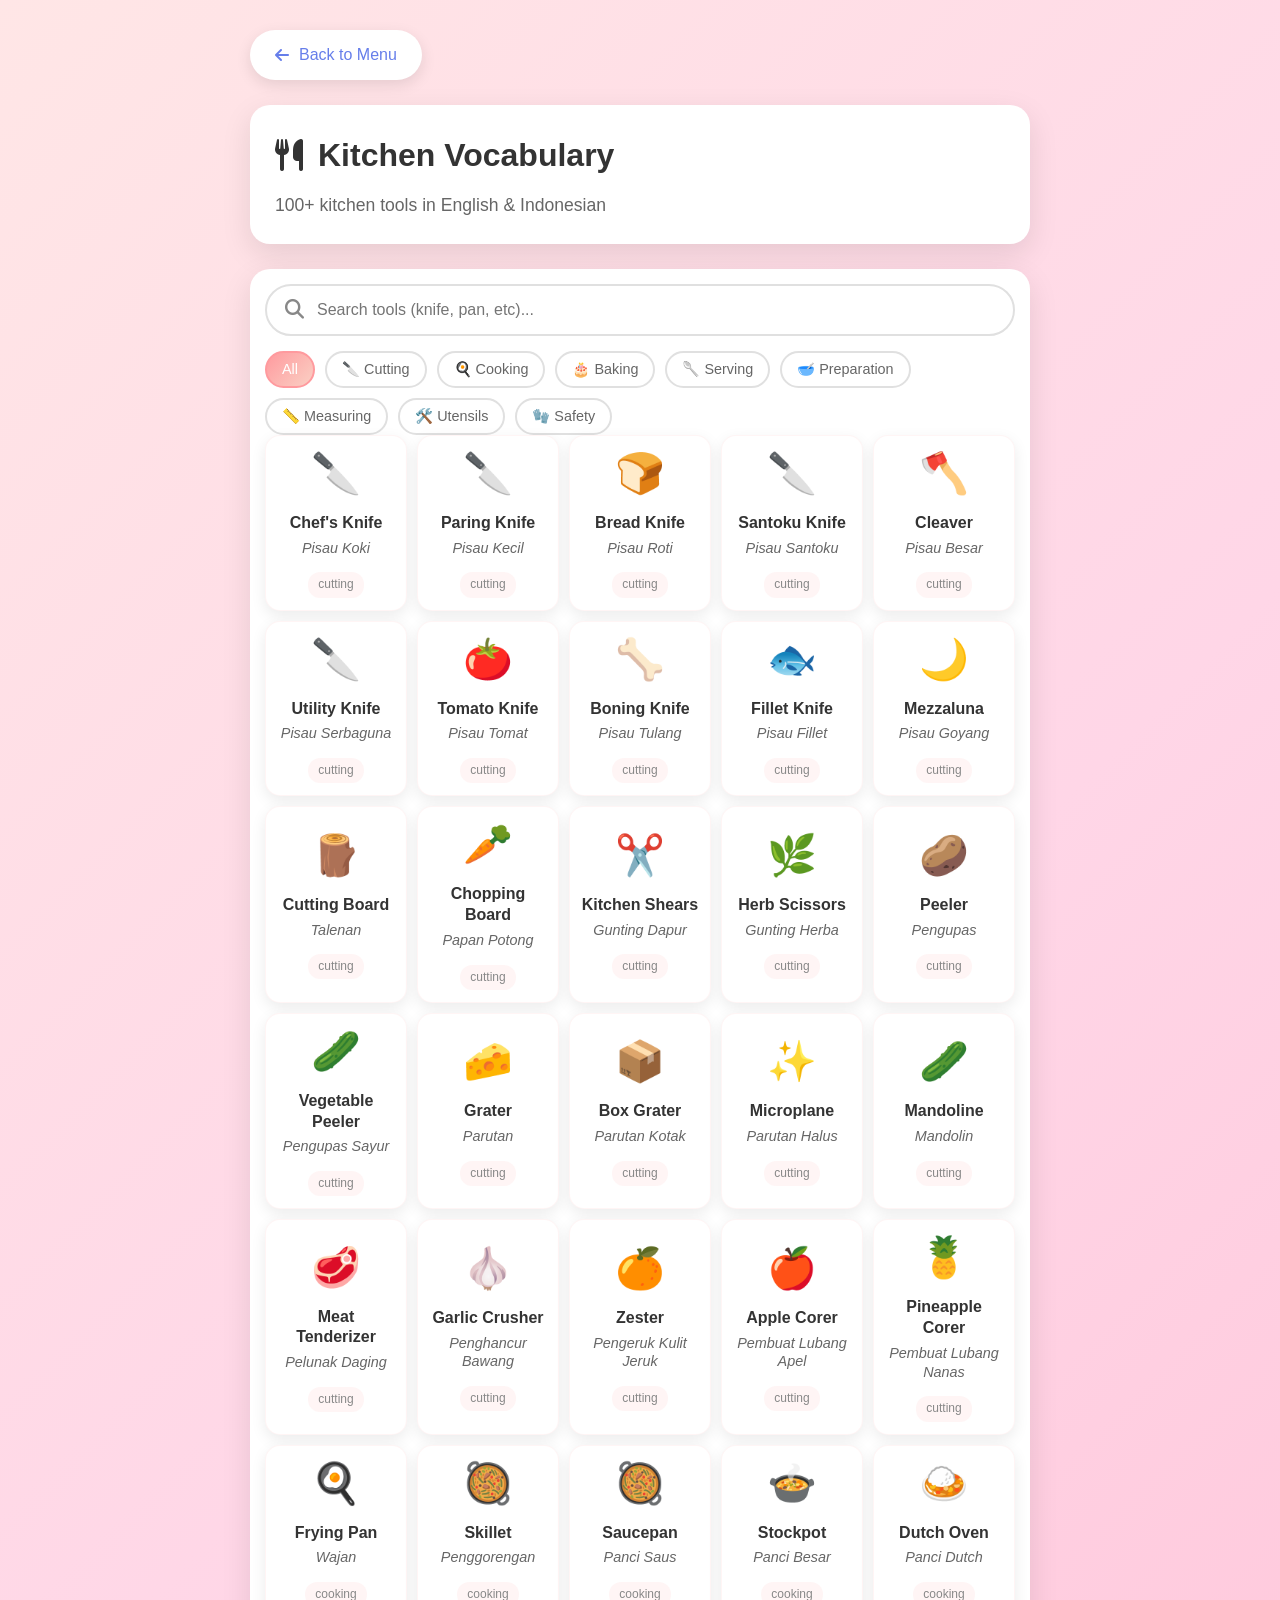
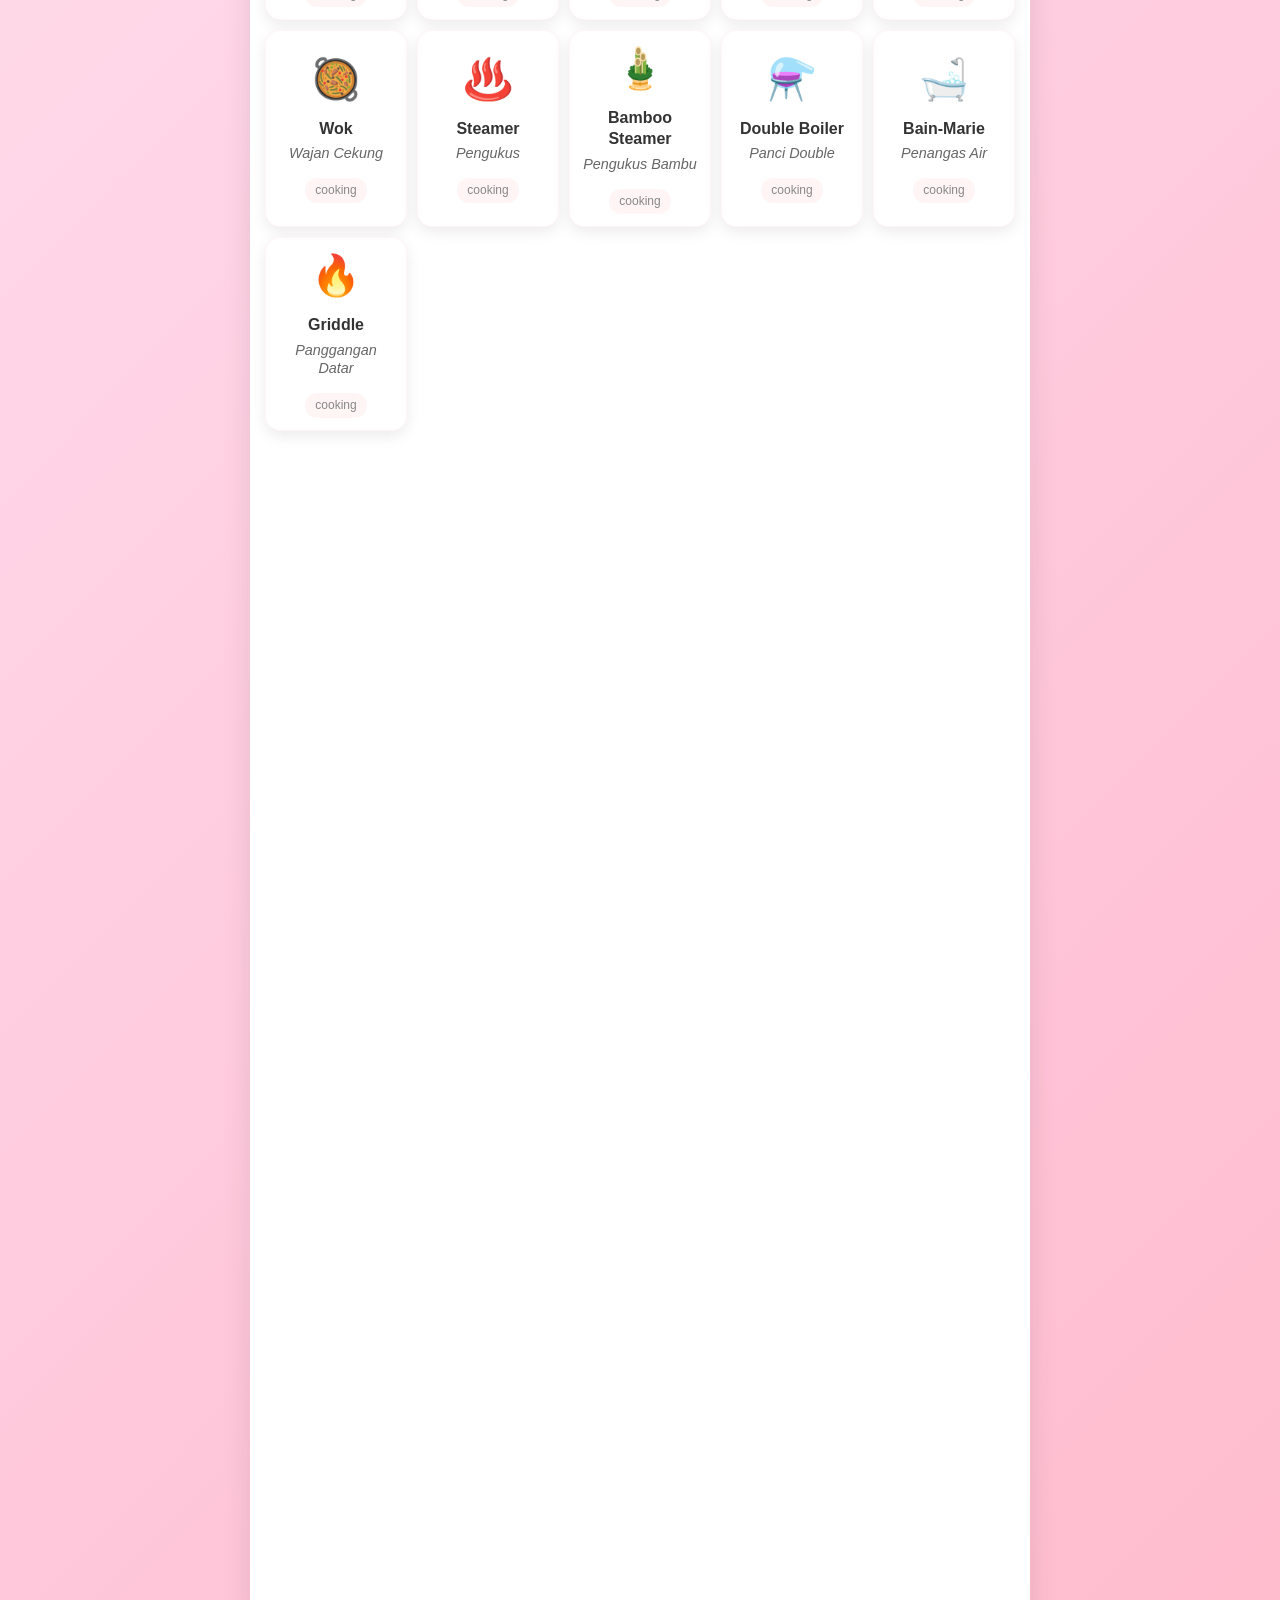
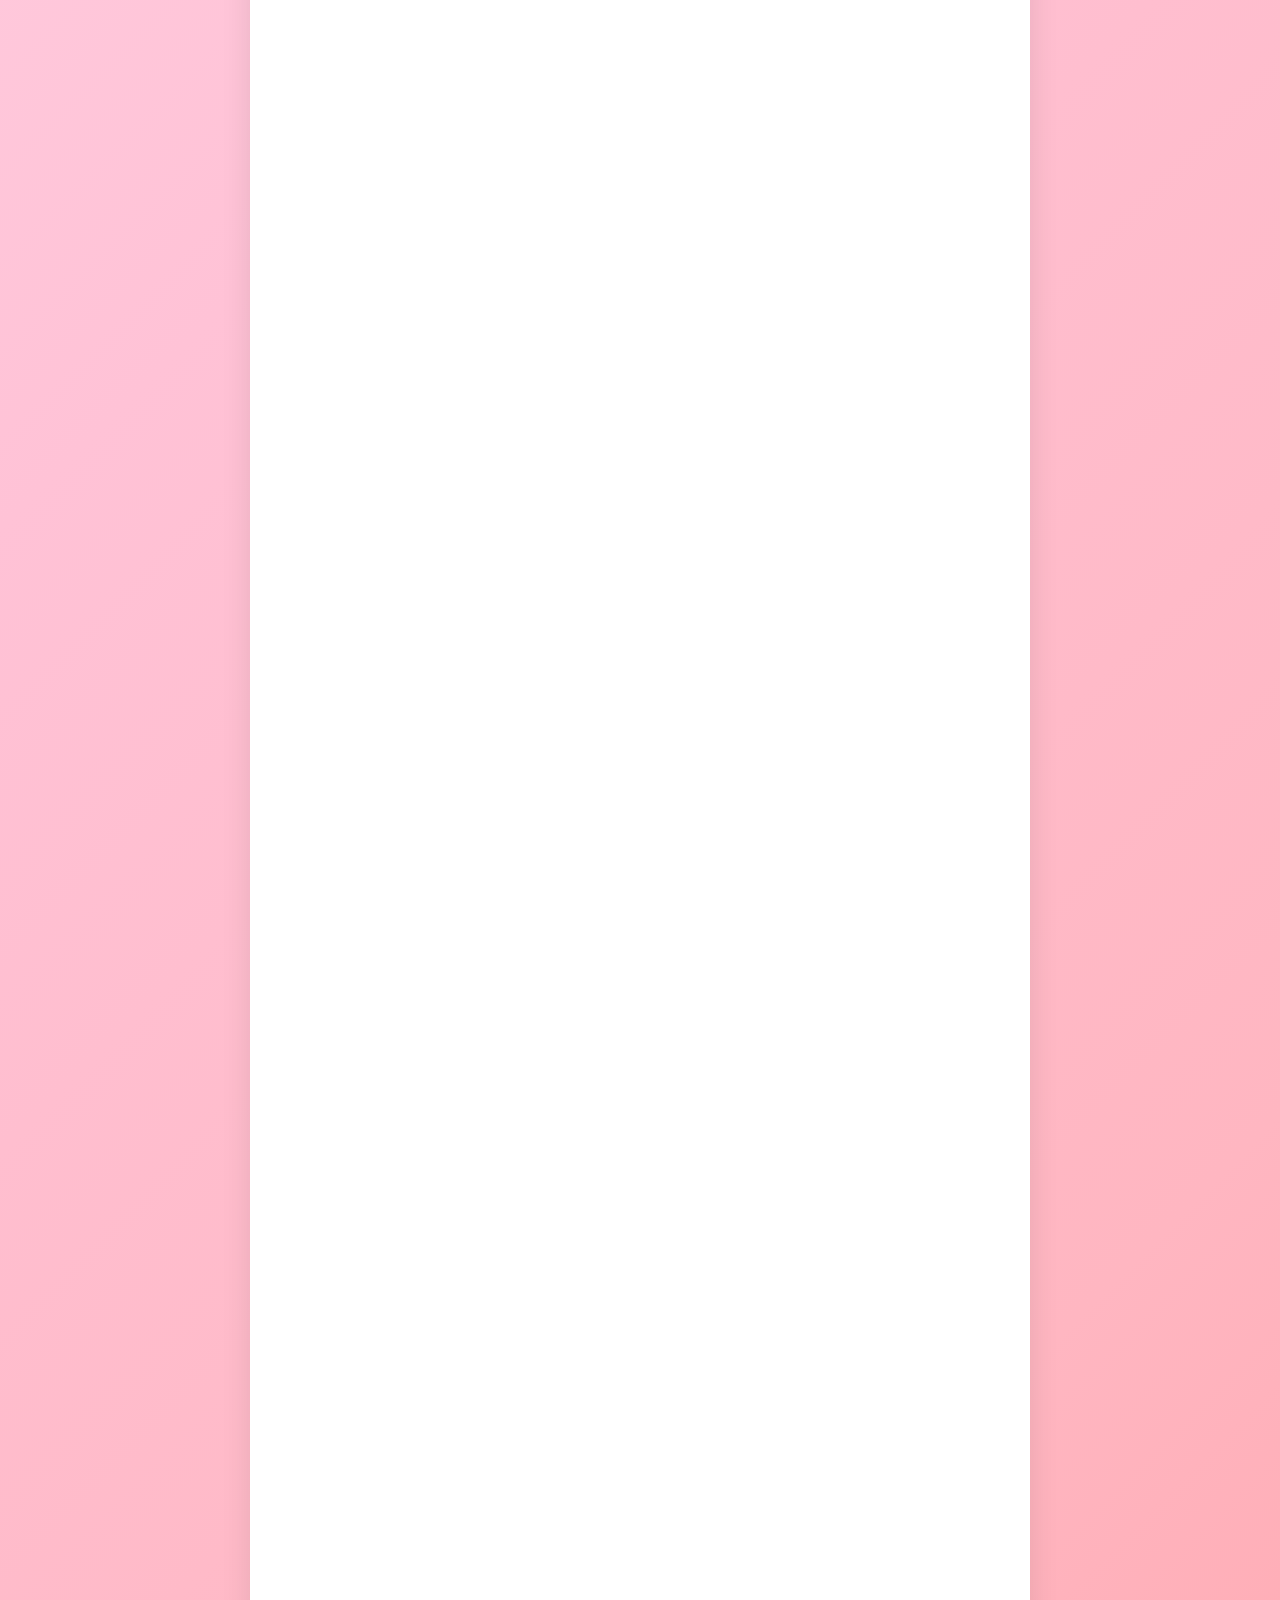
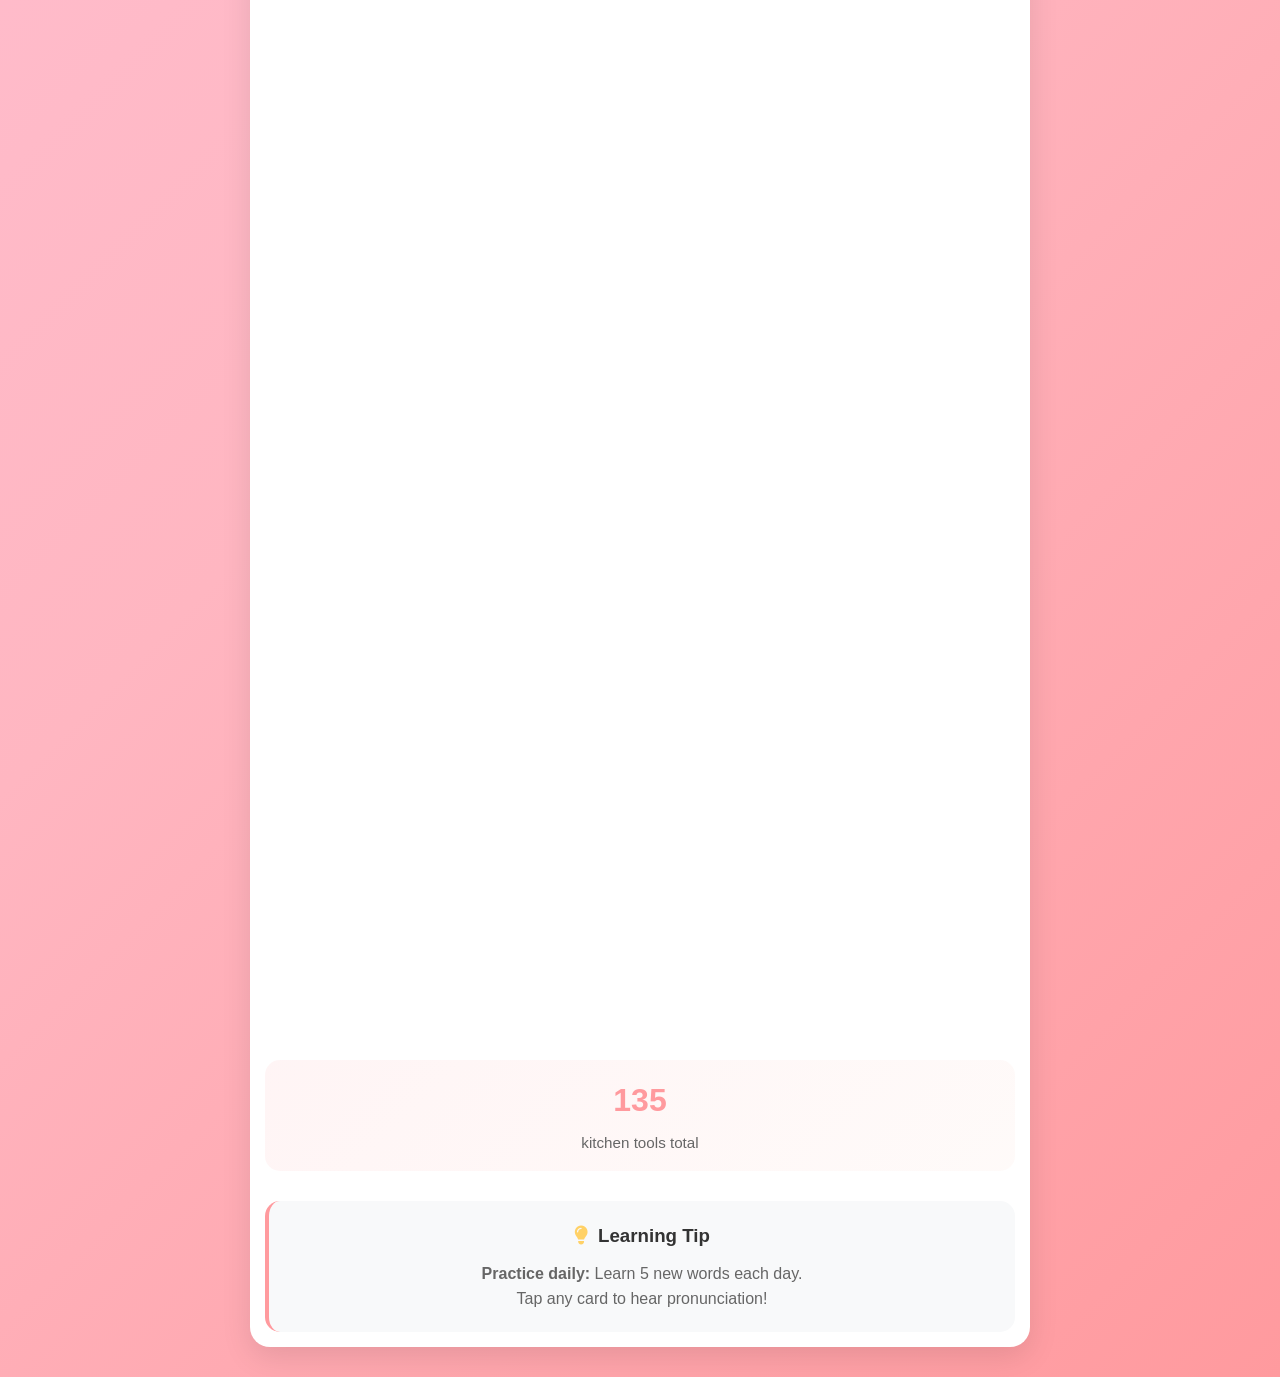
<file: kitchen.html>
<!DOCTYPE html>
<html lang="id">
    <!-- Theme Loader Script -->
<script>
    // Load saved theme
    document.addEventListener('DOMContentLoaded', function() {
        const savedTheme = localStorage.getItem('khusnul_theme');
        if (savedTheme) {
            try {
                const theme = JSON.parse(savedTheme);
                
                // Apply CSS variables
                document.documentElement.style.setProperty('--primary-color', theme.primaryColor);
                document.documentElement.style.setProperty('--secondary-color', theme.secondaryColor);
                document.documentElement.style.setProperty('--accent-color', theme.accentColor);
                document.documentElement.style.setProperty('--heading-font', theme.headingFont);
                document.documentElement.style.setProperty('--body-font', theme.bodyFont);
                
                // Apply background
                if (theme.backgroundType === 'solid') {
                    document.body.style.background = theme.backgroundColor;
                } else if (theme.backgroundType === 'pattern' || theme.backgroundType === 'gradient') {
                    document.body.style.background = theme.backgroundCSS;
                }
                
                // Apply fonts
                document.body.style.fontFamily = `'${theme.bodyFont}', sans-serif`;
                
                // Apply to headings
                document.querySelectorAll('h1, h2, h3, h4, h5, h6').forEach(heading => {
                    heading.style.fontFamily = `'${theme.headingFont}', cursive`;
                });
                
            } catch (e) {
                console.log('Error applying theme');
            }
        }
    });
</script>

<!-- Tambah di CSS global (style.css) di bagian atas: -->
<style>
    :root {
        --primary-color: #C9A9E8;
        --secondary-color: #D8BFD8;
        --accent-color: #FF9A9E;
        --heading-font: 'Dancing Script', cursive;
        --body-font: 'Poppins', sans-serif;
    }
    
    /* Update existing styles to use variables */
    .back-button {
        background: var(--primary-color);
        color: white;
    }
    
    .card-icon {
        background: linear-gradient(135deg, var(--primary-color), var(--secondary-color));
    }
    
    /* Add more variable-based styles as needed */
</style>
<head>
    <meta charset="UTF-8">
    <meta name="viewport" content="width=device-width, initial-scale=1.0">
    <title>Kitchen Tools - Project Khusnul</title>
    <link rel="stylesheet" href="style.css">
    <link rel="stylesheet" href="https://cdnjs.cloudflare.com/ajax/libs/font-awesome/6.4.0/css/all.min.css">
    <style>
        /* GRID KHUSUS UNTUK KITCHEN PAGE */
        .tools-header {
            display: flex;
            justify-content: space-between;
            align-items: center;
            margin-bottom: 30px;
            flex-wrap: wrap;
            gap: 15px;
        }
        
        .filter-buttons {
            display: flex;
            gap: 10px;
            flex-wrap: wrap;
        }
        
        .filter-btn {
            padding: 8px 15px;
            border-radius: 20px;
            border: 2px solid #e0e0e0;
            background: white;
            color: #666;
            font-weight: 500;
            cursor: pointer;
            transition: all 0.3s;
            font-size: 0.9rem;
        }
        
        .filter-btn.active {
            background: linear-gradient(135deg, #FF9A9E, #FAD0C4);
            color: white;
            border-color: #FF9A9E;
        }
        
        .filter-btn:hover {
            transform: translateY(-2px);
        }
        
        /* GRID SYSTEM YANG RAPI */
        .tools-grid-container {
            display: grid;
            grid-template-columns: repeat(2, 1fr); /* 2 kolom untuk HP */
            gap: 15px;
            margin-bottom: 30px;
        }
        
        /* Untuk tablet */
        @media (min-width: 600px) {
            .tools-grid-container {
                grid-template-columns: repeat(3, 1fr); /* 3 kolom untuk tablet */
                gap: 20px;
            }
        }
        
        /* Untuk desktop */
        @media (min-width: 900px) {
            .tools-grid-container {
                grid-template-columns: repeat(4, 1fr); /* 4 kolom untuk desktop */
                gap: 25px;
            }
        }
        
        /* Untuk layar besar */
        @media (min-width: 1200px) {
            .tools-grid-container {
                grid-template-columns: repeat(5, 1fr); /* 5 kolom untuk layar besar */
            }
        }
        
        /* Item card yang lebih rapi */
        .tool-card {
            background: white;
            border-radius: 15px;
            padding: 20px 15px;
            text-align: center;
            transition: all 0.3s ease;
            box-shadow: 0 5px 15px rgba(0, 0, 0, 0.08);
            border: 1px solid rgba(255, 154, 158, 0.1);
            height: 100%;
            display: flex;
            flex-direction: column;
            align-items: center;
            justify-content: center;
        }
        
        .tool-card:hover {
            transform: translateY(-8px);
            box-shadow: 0 15px 30px rgba(255, 154, 158, 0.2);
            border-color: #FF9A9E;
        }
        
        .tool-emoji {
            font-size: 2.5rem;
            margin-bottom: 15px;
            height: 50px;
            display: flex;
            align-items: center;
            justify-content: center;
        }
        
        .tool-name {
            font-size: 1rem;
            font-weight: 600;
            color: #333;
            margin-bottom: 5px;
            line-height: 1.3;
        }
        
        .tool-translation {
            font-size: 0.9rem;
            color: #666;
            font-style: italic;
            margin-bottom: 10px;
            line-height: 1.3;
        }
        
        .tool-category {
            font-size: 0.75rem;
            color: #888;
            background: rgba(255, 154, 158, 0.1);
            padding: 3px 10px;
            border-radius: 12px;
            margin-top: 5px;
        }
        
        /* Counter dan info */
        .tools-counter {
            text-align: center;
            padding: 15px;
            background: linear-gradient(135deg, rgba(255, 154, 158, 0.1), rgba(250, 208, 196, 0.1));
            border-radius: 15px;
            margin-top: 20px;
        }
        
        .counter-number {
            font-size: 2rem;
            font-weight: 700;
            color: #FF9A9E;
            margin-bottom: 5px;
        }
        
        .counter-text {
            color: #666;
            font-size: 0.95rem;
        }
        
        /* Search bar */
        .search-container {
            margin-bottom: 25px;
            position: relative;
        }
        
        .search-input {
            width: 100%;
            padding: 15px 20px 15px 50px;
            border: 2px solid #e0e0e0;
            border-radius: 50px;
            font-size: 1rem;
            transition: all 0.3s;
            background: white;
        }
        
        .search-input:focus {
            outline: none;
            border-color: #FF9A9E;
            box-shadow: 0 0 0 3px rgba(255, 154, 158, 0.2);
        }
        
        .search-icon {
            position: absolute;
            left: 20px;
            top: 50%;
            transform: translateY(-50%);
            color: #888;
            font-size: 1.2rem;
        }
        
        /* Empty state */
        .empty-state {
            grid-column: 1 / -1;
            text-align: center;
            padding: 50px 20px;
            color: #888;
        }
        
        .empty-state i {
            font-size: 4rem;
            margin-bottom: 20px;
            opacity: 0.5;
        }
        /* Quick fix untuk margin berlebihan */
.page-container { padding: 10px !important; }
.tools-container { padding: 15px !important; margin-top: 5px !important; }
.tools-grid-container { gap: 10px !important; margin-bottom: 15px !important; }
.tool-card { padding: 12px 10px !important; }
.tools-header, .search-container { margin-bottom: 15px !important; }
    </style>
</head>
<body>
    <div class="page-container">
        <a href="index.html" class="back-button" onclick="return handleBackClick()">
    <i class="fas fa-arrow-left"></i> Back to Menu
</a>
        
        <div class="page-header">
            <h1><i class="fas fa-utensils"></i> Kitchen Vocabulary</h1>
            <p>100+ kitchen tools in English & Indonesian</p>
        </div>
        
        <div class="tools-container">
            <!-- Search Bar -->
            <div class="search-container">
                <i class="fas fa-search search-icon"></i>
                <input type="text" id="searchInput" class="search-input" placeholder="Search tools (knife, pan, etc)...">
            </div>
            
            <!-- Filter Buttons -->
            <!-- GANTI filter-buttons yang lama dengan ini -->
<div class="filter-buttons">
    <button class="filter-btn active" data-category="all">All</button>
    <button class="filter-btn" data-category="cutting">🔪 Cutting</button>
    <button class="filter-btn" data-category="cooking">🍳 Cooking</button>
    <button class="filter-btn" data-category="baking">🎂 Baking</button>
    <button class="filter-btn" data-category="serving">🥄 Serving</button>
    <button class="filter-btn" data-category="preparation">🥣 Preparation</button>
    <button class="filter-btn" data-category="measuring">📏 Measuring</button>
    <button class="filter-btn" data-category="utensils">🛠️ Utensils</button>
    <button class="filter-btn" data-category="safety">🧤 Safety</button>
</div>
            
            <!-- Grid Container -->
            <div class="tools-grid-container" id="toolsGrid">
                <!-- Tools akan dimuat via JavaScript -->
            </div>
            
            <!-- Counter -->
            <div class="tools-counter">
                <div class="counter-number" id="toolCount">0</div>
                <div class="counter-text" id="counterText">kitchen tools loaded</div>
            </div>
            
            <!-- Tips -->
            <div class="text-center mt-30">
                <div style="background: #f8f9fa; padding: 20px; border-radius: 15px; border-left: 4px solid #FF9A9E;">
                    <h3 style="color: #333; margin-bottom: 10px; display: flex; align-items: center; justify-content: center; gap: 10px;">
                        <i class="fas fa-lightbulb" style="color: #FFD166;"></i> Learning Tip
                    </h3>
                    <p style="color: #666; line-height: 1.6;">
                        <strong>Practice daily:</strong> Learn 5 new words each day. 
                        <br>Tap any card to hear pronunciation!
                    </p>
                </div>
            </div>
        </div>
    </div>

    <script>
       // GANTI SEMUA DATA kitchenTools YANG LAMA dengan ini:
const kitchenTools = [
    // ===== CUTTING TOOLS (20 items) =====
    { english: "Chef's Knife", indonesia: "Pisau Koki", emoji: "🔪", category: "cutting" },
    { english: "Paring Knife", indonesia: "Pisau Kecil", emoji: "🔪", category: "cutting" },
    { english: "Bread Knife", indonesia: "Pisau Roti", emoji: "🍞", category: "cutting" },
    { english: "Santoku Knife", indonesia: "Pisau Santoku", emoji: "🔪", category: "cutting" },
    { english: "Cleaver", indonesia: "Pisau Besar", emoji: "🪓", category: "cutting" },
    { english: "Utility Knife", indonesia: "Pisau Serbaguna", emoji: "🔪", category: "cutting" },
    { english: "Tomato Knife", indonesia: "Pisau Tomat", emoji: "🍅", category: "cutting" },
    { english: "Boning Knife", indonesia: "Pisau Tulang", emoji: "🦴", category: "cutting" },
    { english: "Fillet Knife", indonesia: "Pisau Fillet", emoji: "🐟", category: "cutting" },
    { english: "Mezzaluna", indonesia: "Pisau Goyang", emoji: "🌙", category: "cutting" },
    { english: "Cutting Board", indonesia: "Talenan", emoji: "🪵", category: "cutting" },
    { english: "Chopping Board", indonesia: "Papan Potong", emoji: "🥕", category: "cutting" },
    { english: "Kitchen Shears", indonesia: "Gunting Dapur", emoji: "✂️", category: "cutting" },
    { english: "Herb Scissors", indonesia: "Gunting Herba", emoji: "🌿", category: "cutting" },
    { english: "Peeler", indonesia: "Pengupas", emoji: "🥔", category: "cutting" },
    { english: "Vegetable Peeler", indonesia: "Pengupas Sayur", emoji: "🥒", category: "cutting" },
    { english: "Grater", indonesia: "Parutan", emoji: "🧀", category: "cutting" },
    { english: "Box Grater", indonesia: "Parutan Kotak", emoji: "📦", category: "cutting" },
    { english: "Microplane", indonesia: "Parutan Halus", emoji: "✨", category: "cutting" },
    { english: "Mandoline", indonesia: "Mandolin", emoji: "🥒", category: "cutting" },
    { english: "Meat Tenderizer", indonesia: "Pelunak Daging", emoji: "🥩", category: "cutting" },
    { english: "Garlic Crusher", indonesia: "Penghancur Bawang", emoji: "🧄", category: "cutting" },
    { english: "Zester", indonesia: "Pengeruk Kulit Jeruk", emoji: "🍊", category: "cutting" },
    { english: "Apple Corer", indonesia: "Pembuat Lubang Apel", emoji: "🍎", category: "cutting" },
    { english: "Pineapple Corer", indonesia: "Pembuat Lubang Nanas", emoji: "🍍", category: "cutting" },
    
    // ===== COOKING TOOLS (20 items) =====
    { english: "Frying Pan", indonesia: "Wajan", emoji: "🍳", category: "cooking" },
    { english: "Skillet", indonesia: "Penggorengan", emoji: "🥘", category: "cooking" },
    { english: "Saucepan", indonesia: "Panci Saus", emoji: "🥘", category: "cooking" },
    { english: "Stockpot", indonesia: "Panci Besar", emoji: "🍲", category: "cooking" },
    { english: "Dutch Oven", indonesia: "Panci Dutch", emoji: "🍛", category: "cooking" },
    { english: "Wok", indonesia: "Wajan Cekung", emoji: "🥘", category: "cooking" },
    { english: "Steamer", indonesia: "Pengukus", emoji: "♨️", category: "cooking" },
    { english: "Bamboo Steamer", indonesia: "Pengukus Bambu", emoji: "🎍", category: "cooking" },
    { english: "Double Boiler", indonesia: "Panci Double", emoji: "⚗️", category: "cooking" },
    { english: "Bain-Marie", indonesia: "Penangas Air", emoji: "🛁", category: "cooking" },
    { english: "Griddle", indonesia: "Panggangan Datar", emoji: "🔥", category: "cooking" },
    { english: "Grill Pan", indonesia: "Wajan Grill", emoji: "🔥", category: "cooking" },
    { english: "Roasting Pan", indonesia: "Loyang Panggang", emoji: "🍗", category: "cooking" },
    { english: "Casserole Dish", indonesia: "Panci Casserole", emoji: "🥘", category: "cooking" },
    { english: "Tagine", indonesia: "Panci Tagine", emoji: "🇲🇦", category: "cooking" },
    { english: "Pressure Cooker", indonesia: "Panci Presto", emoji: "⏱️", category: "cooking" },
    { english: "Slow Cooker", indonesia: "Panci Slow Cook", emoji: "🐌", category: "cooking" },
    { english: "Rice Cooker", indonesia: "Penanak Nasi", emoji: "🍚", category: "cooking" },
    { english: "Air Fryer", indonesia: "Penggoreng Udara", emoji: "💨", category: "cooking" },
    { english: "Deep Fryer", indonesia: "Penggoreng Dalam", emoji: "🛢️", category: "cooking" },
    
    // ===== BAKING TOOLS (20 items) =====
    { english: "Baking Sheet", indonesia: "Loyang", emoji: "🍰", category: "baking" },
    { english: "Baking Tray", indonesia: "Nampan Panggang", emoji: "🥮", category: "baking" },
    { english: "Muffin Tin", indonesia: "Cetakan Muffin", emoji: "🧁", category: "baking" },
    { english: "Cupcake Pan", indonesia: "Loyang Cupcake", emoji: "🧁", category: "baking" },
    { english: "Cake Pan", indonesia: "Loyang Kue", emoji: "🎂", category: "baking" },
    { english: "Springform Pan", indonesia: "Loyang Berpegas", emoji: "🎂", category: "baking" },
    { english: "Bundt Pan", indonesia: "Loyang Bundt", emoji: "🍩", category: "baking" },
    { english: "Loaf Pan", indonesia: "Loyang Roti", emoji: "🍞", category: "baking" },
    { english: "Pie Dish", indonesia: "Loyang Pie", emoji: "🥧", category: "baking" },
    { english: "Tart Pan", indonesia: "Loyang Tart", emoji: "🥧", category: "baking" },
    { english: "Rolling Pin", indonesia: "Rol Adonan", emoji: "🍞", category: "baking" },
    { english: "Pastry Mat", indonesia: "Matras Pastry", emoji: "🧑‍🍳", category: "baking" },
    { english: "Pastry Brush", indonesia: "Kuas Kue", emoji: "🖌️", category: "baking" },
    { english: "Pastry Wheel", indonesia: "Roda Pastry", emoji: "🎡", category: "baking" },
    { english: "Cookie Cutter", indonesia: "Cetakan Kue", emoji: "🍪", category: "baking" },
    { english: "Biscuit Cutter", indonesia: "Cetakan Biskuit", emoji: "🍘", category: "baking" },
    { english: "Dough Scraper", indonesia: "Pengikis Adonan", emoji: "🧤", category: "baking" },
    { english: "Bench Knife", indonesia: "Pisau Meja", emoji: "🔪", category: "baking" },
    { english: "Pastry Bag", indonesia: "Kantong Pastry", emoji: "🎒", category: "baking" },
    { english: "Piping Tip", indonesia: "Moncong Piping", emoji: "💎", category: "baking" },
    { english: "Sifter", indonesia: "Ayakan", emoji: "🌾", category: "baking" },
    { english: "Flour Sifter", indonesia: "Ayakan Tepung", emoji: "🌾", category: "baking" },
    { english: "Dough Whisk", indonesia: "Pengocok Adonan", emoji: "🌀", category: "baking" },
    
    // ===== SERVING TOOLS (15 items) =====
    { english: "Serving Spoon", indonesia: "Sendok Saji", emoji: "🥄", category: "serving" },
    { english: "Serving Fork", indonesia: "Garpu Saji", emoji: "🍴", category: "serving" },
    { english: "Salad Spoon", indonesia: "Sendok Salad", emoji: "🥗", category: "serving" },
    { english: "Slotted Spoon", indonesia: "Sendok Berlubang", emoji: "🥄", category: "serving" },
    { english: "Perforated Spoon", indonesia: "Sendok Perforasi", emoji: "🥄", category: "serving" },
    { english: "Ladle", indonesia: "Sendok Sayur", emoji: "🥣", category: "serving" },
    { english: "Gravy Ladle", indonesia: "Sendok Kuah", emoji: "🥘", category: "serving" },
    { english: "Soup Ladle", indonesia: "Sendok Sup", emoji: "🍜", category: "serving" },
    { english: "Tongs", indonesia: "Penjepit", emoji: "🦞", category: "serving" },
    { english: "Salad Tongs", indonesia: "Penjepit Salad", emoji: "🥗", category: "serving" },
    { english: "Pasta Fork", indonesia: "Garpu Pasta", emoji: "🍝", category: "serving" },
    { english: "Pizza Cutter", indonesia: "Pemotong Pizza", emoji: "🍕", category: "serving" },
    { english: "Pizza Peel", indonesia: "Sekop Pizza", emoji: "🍕", category: "serving" },
    { english: "Cake Server", indonesia: "Pengambil Kue", emoji: "🎂", category: "serving" },
    { english: "Pie Server", indonesia: "Pengambil Pie", emoji: "🥧", category: "serving" },
    { english: "Ice Cream Scoop", indonesia: "Sendok Es Krim", emoji: "🍦", category: "serving" },
    { english: "Melon Baller", indonesia: "Pembuat Bola Melon", emoji: "🍈", category: "serving" },
    
    // ===== PREPARATION TOOLS (15 items) =====
    { english: "Mixing Bowl", indonesia: "Mangkuk Mixing", emoji: "🥣", category: "preparation" },
    { english: "Nesting Bowls", indonesia: "Mangkuk Susun", emoji: "🥣", category: "preparation" },
    { english: "Whisk", indonesia: "Pengocok", emoji: "🥚", category: "preparation" },
    { english: "Balloon Whisk", indonesia: "Pengocok Balon", emoji: "🎈", category: "preparation" },
    { english: "French Whisk", indonesia: "Pengocok Prancis", emoji: "🇫🇷", category: "preparation" },
    { english: "Mortar and Pestle", indonesia: "Lumpang dan Alu", emoji: "🧂", category: "preparation" },
    { english: "Garlic Press", indonesia: "Penekan Bawang", emoji: "🧄", category: "preparation" },
    { english: "Citrus Juicer", indonesia: "Pemerah Jeruk", emoji: "🍊", category: "preparation" },
    { english: "Lemon Squeezer", indonesia: "Pemerah Lemon", emoji: "🍋", category: "preparation" },
    { english: "Potato Masher", indonesia: "Penghalus Kentang", emoji: "🥔", category: "preparation" },
    { english: "Ricer", indonesia: "Penghalus Kentang (Ricer)", emoji: "🥔", category: "preparation" },
    { english: "Egg Separator", indonesia: "Pemisah Telur", emoji: "🥚", category: "preparation" },
    { english: "Egg Slicer", indonesia: "Pemotong Telur", emoji: "🥚", category: "preparation" },
    { english: "Avocado Slicer", indonesia: "Pemotong Alpukat", emoji: "🥑", category: "preparation" },
    { english: "Butter Curler", indonesia: "Pengeriting Mentega", emoji: "🌀", category: "preparation" },
    { english: "Corkscrew", indonesia: "Pembuka Gabus", emoji: "🍾", category: "preparation" },
    { english: "Bottle Opener", indonesia: "Pembuka Botol", emoji: "🍺", category: "preparation" },
    { english: "Can Opener", indonesia: "Pembuka Kaleng", emoji: "🥫", category: "preparation" },
    
    // ===== MEASURING TOOLS (10 items) =====
    { english: "Measuring Cup", indonesia: "Gelas Ukur", emoji: "📏", category: "measuring" },
    { english: "Measuring Spoon", indonesia: "Sendok Takar", emoji: "🥄", category: "measuring" },
    { english: "Measuring Jug", indonesia: "Jug Ukur", emoji: "🧪", category: "measuring" },
    { english: "Digital Scale", indonesia: "Timbangan Digital", emoji: "⚖️", category: "measuring" },
    { english: "Kitchen Scale", indonesia: "Timbangan Dapur", emoji: "⚖️", category: "measuring" },
    { english: "Thermometer", indonesia: "Termometer", emoji: "🌡️", category: "measuring" },
    { english: "Meat Thermometer", indonesia: "Termometer Daging", emoji: "🥩", category: "measuring" },
    { english: "Candy Thermometer", indonesia: "Termometer Permen", emoji: "🍬", category: "measuring" },
    { english: "Timer", indonesia: "Penghitung Waktu", emoji: "⏱️", category: "measuring" },
    { english: "Hourglass", indonesia: "Jam Pasir", emoji: "⌛", category: "measuring" },
    
    // ===== UTENSILS & MISC (10 items) =====
    { english: "Spatula", indonesia: "Spatula", emoji: "🛠️", category: "utensils" },
    { english: "Turner", indonesia: "Pembalik", emoji: "🔄", category: "utensils" },
    { english: "Fish Spatula", indonesia: "Spatula Ikan", emoji: "🐟", category: "utensils" },
    { english: "Slotted Spatula", indonesia: "Spatula Berlubang", emoji: "🕳️", category: "utensils" },
    { english: "Rubber Spatula", indonesia: "Spatula Karet", emoji: "🧤", category: "utensils" },
    { english: "Silicone Spatula", indonesia: "Spatula Silikon", emoji: "🤲", category: "utensils" },
    { english: "Wooden Spoon", indonesia: "Sendok Kayu", emoji: "🪵", category: "utensils" },
    { english: "Skimmer", indonesia: "Pengambil Buih", emoji: "🌀", category: "utensils" },
    { english: "Strainer", indonesia: "Saringan", emoji: "🍜", category: "utensils" },
    { english: "Colander", indonesia: "Saringan Besar", emoji: "🍝", category: "utensils" },
    { english: "Sieve", indonesia: "Ayakan Halus", emoji: "🌫️", category: "utensils" },
    { english: "Chinois", indonesia: "Saringan Kerucut", emoji: "🎩", category: "utensils" },
    
    // ===== SAFETY & CLEANING (8 items) =====
    { english: "Oven Mitt", indonesia: "Sarung Oven", emoji: "🧤", category: "safety" },
    { english: "Pot Holder", indonesia: "Pelindung Panci", emoji: "🛡️", category: "safety" },
    { english: "Apron", indonesia: "Apron", emoji: "👩‍🍳", category: "safety" },
    { english: "Cut Resistant Glove", indonesia: "Sarung Tahan Potong", emoji: "✋", category: "safety" },
    { english: "Splash Guard", indonesia: "Pelindung Cipratan", emoji: "💦", category: "safety" },
    { english: "Dish Rack", indonesia: "Rak Piring", emoji: "🍽️", category: "cleaning" },
    { english: "Drying Mat", indonesia: "Matras Pengering", emoji: "🌬️", category: "cleaning" },
    { english: "Dish Brush", indonesia: "Sikat Piring", emoji: "🪥", category: "cleaning" },
    { english: "Scrub Brush", indonesia: "Sikat Gosok", emoji: "🧽", category: "cleaning" },
    { english: "Pot Scrubber", indonesia: "Penggosok Panci", emoji: "🍳", category: "cleaning" }
];

        // Variabel global
        let currentCategory = 'all';
        let currentSearch = '';

        // Render tools ke grid
        function renderTools() {
            const toolsGrid = document.getElementById('toolsGrid');
            
            // Filter tools berdasarkan kategori dan pencarian
            let filteredTools = kitchenTools;
            
            if (currentCategory !== 'all') {
                filteredTools = filteredTools.filter(tool => tool.category === currentCategory);
            }
            
            if (currentSearch) {
                const searchLower = currentSearch.toLowerCase();
                filteredTools = filteredTools.filter(tool => 
                    tool.english.toLowerCase().includes(searchLower) ||
                    tool.indonesia.toLowerCase().includes(searchLower) ||
                    tool.category.toLowerCase().includes(searchLower)
                );
            }
            
            // Update counter
            document.getElementById('toolCount').textContent = filteredTools.length;
            document.getElementById('counterText').textContent = 
                filteredTools.length === 1 ? 'kitchen tool found' : 'kitchen tools found';
            
            // Kosongkan grid
            toolsGrid.innerHTML = '';
            
            // Jika tidak ada hasil
            if (filteredTools.length === 0) {
                toolsGrid.innerHTML = `
                    <div class="empty-state">
                        <i class="fas fa-search" style="color: #FF9A9E;"></i>
                        <h3 style="color: #333; margin-bottom: 10px;">No tools found</h3>
                        <p style="color: #666;">Try a different search or category</p>
                    </div>
                `;
                return;
            }
            
            // Tambahkan setiap tool ke grid
            filteredTools.forEach(tool => {
                const toolElement = document.createElement('div');
                toolElement.className = 'tool-card';
                toolElement.innerHTML = `
                    <div class="tool-emoji">${tool.emoji}</div>
                    <div class="tool-name">${tool.english}</div>
                    <div class="tool-translation">${tool.indonesia}</div>
                    <div class="tool-category">${tool.category}</div>
                `;
                
                // Klik untuk mendengarkan pengucapan
                toolElement.addEventListener('click', function() {
                    speakEnglish(tool.english);
                    
                    // Efek visual saat diklik
                    this.style.transform = 'scale(0.95)';
                    this.style.boxShadow = '0 5px 15px rgba(255, 154, 158, 0.3)';
                    
                    setTimeout(() => {
                        this.style.transform = '';
                        this.style.boxShadow = '';
                    }, 200);
                });
                
                toolsGrid.appendChild(toolElement);
            });
        }

        // Fungsi untuk berbicara (text-to-speech)
        function speakEnglish(text) {
            if ('speechSynthesis' in window) {
                const speech = new SpeechSynthesisUtterance(text);
                speech.lang = 'en-US';
                speech.rate = 0.8;
                speech.pitch = 1;
                
                // Hentikan pembicaraan sebelumnya
                window.speechSynthesis.cancel();
                
                // Mulai berbicara
                window.speechSynthesis.speak(speech);
                
                // Tampilkan notifikasi kecil
                showSpeakingNotification(text);
            } else {
                alert(`Pronunciation: ${text}`);
            }
        }

        // Notifikasi saat berbicara
        function showSpeakingNotification(text) {
            // Hapus notifikasi sebelumnya
            const existingNotification = document.querySelector('.speaking-notification');
            if (existingNotification) {
                existingNotification.remove();
            }
            
            // Buat notifikasi baru
            const notification = document.createElement('div');
            notification.className = 'speaking-notification';
            notification.innerHTML = `
                <i class="fas fa-volume-up" style="color: #FF9A9E;"></i>
                <span>Speaking: "<strong>${text}</strong>"</span>
            `;
            
            // Style notifikasi
            notification.style.cssText = `
                position: fixed;
                bottom: 20px;
                left: 50%;
                transform: translateX(-50%);
                background: white;
                padding: 12px 20px;
                border-radius: 50px;
                box-shadow: 0 10px 30px rgba(0,0,0,0.2);
                display: flex;
                align-items: center;
                gap: 10px;
                z-index: 1000;
                animation: slideUp 0.3s ease;
                border: 2px solid #FF9A9E;
            `;
            
            document.body.appendChild(notification);
            
            // Hapus setelah 2 detik
            setTimeout(() => {
                notification.style.animation = 'slideDown 0.3s ease';
                setTimeout(() => notification.remove(), 300);
            }, 2000);
        }

        // Tambahkan style untuk animasi
        const style = document.createElement('style');
        style.textContent = `
            @keyframes slideUp {
                from { transform: translate(-50%, 100%); opacity: 0; }
                to { transform: translate(-50%, 0); opacity: 1; }
            }
            
            @keyframes slideDown {
                from { transform: translate(-50%, 0); opacity: 1; }
                to { transform: translate(-50%, 100%); opacity: 0; }
            }
        `;
        document.head.appendChild(style);

        // Fungsi filter kategori
        function setupCategoryFilters() {
            const filterButtons = document.querySelectorAll('.filter-btn');
            
            filterButtons.forEach(button => {
                button.addEventListener('click', function() {
                    // Hapus active dari semua tombol
                    filterButtons.forEach(btn => btn.classList.remove('active'));
                    
                    // Tambah active ke tombol yang diklik
                    this.classList.add('active');
                    
                    // Update kategori
                    currentCategory = this.dataset.category;
                    
                    // Render ulang tools
                    renderTools();
                });
            });
        }

        // Fungsi search
        function setupSearch() {
            const searchInput = document.getElementById('searchInput');
            
            searchInput.addEventListener('input', function() {
                currentSearch = this.value.trim();
                renderTools();
            });
            
            // Debounce untuk performance
            let searchTimeout;
            searchInput.addEventListener('input', function() {
                clearTimeout(searchTimeout);
                searchTimeout = setTimeout(() => {
                    currentSearch = this.value.trim();
                    renderTools();
                }, 300);
            });
        }

        // Inisialisasi
        document.addEventListener('DOMContentLoaded', function() {
            renderTools();
            setupCategoryFilters();
            setupSearch();
            
            // Update counter awal
            document.getElementById('toolCount').textContent = kitchenTools.length;
            document.getElementById('counterText').textContent = 'kitchen tools total';
            
            // Efek masuk untuk cards
            setTimeout(() => {
                const cards = document.querySelectorAll('.tool-card');
                cards.forEach((card, index) => {
                    card.style.opacity = '0';
                    card.style.transform = 'translateY(20px)';
                    
                    setTimeout(() => {
                        card.style.transition = 'opacity 0.5s ease, transform 0.5s ease';
                        card.style.opacity = '1';
                        card.style.transform = 'translateY(0)';
                    }, index * 50); // Stagger effect
                });
            }, 100);
        });
    </script>
</body>
</html>
</file>
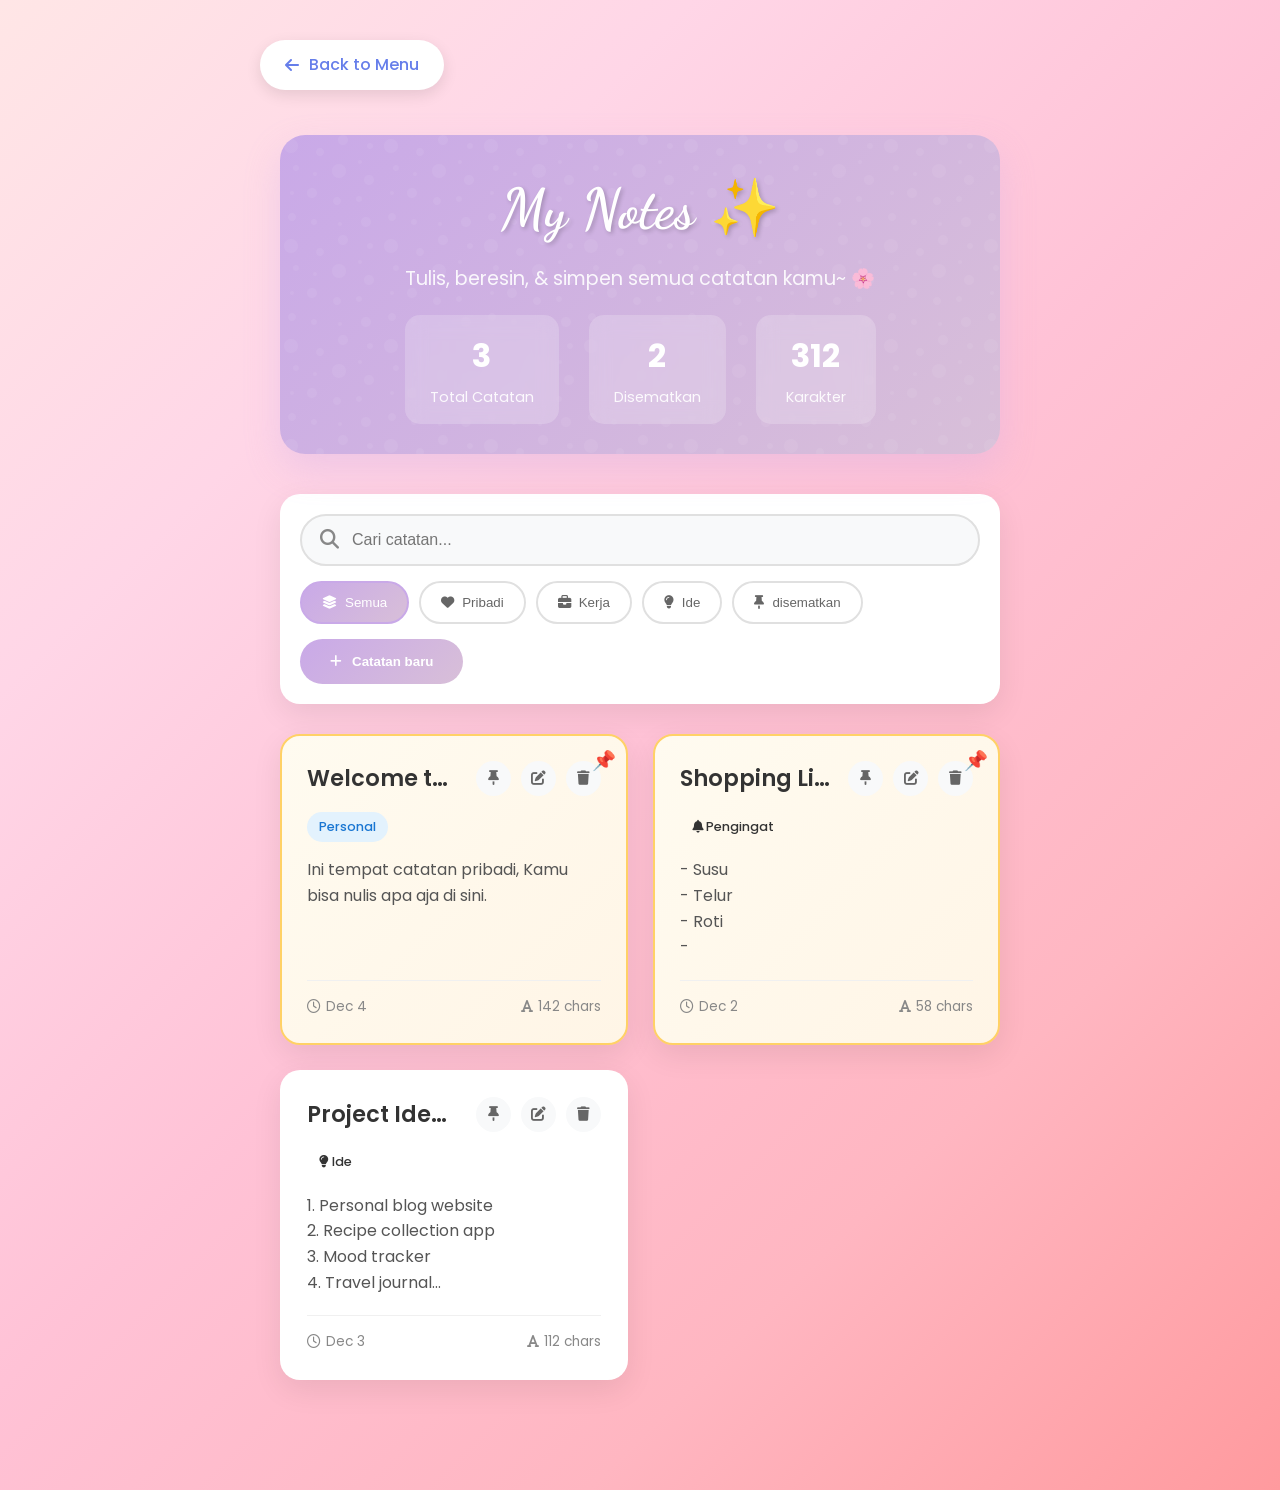
<file: notes.html>
<!DOCTYPE html>
<html lang="id">
    <!-- Theme Loader Script -->
<script>
    // Load saved theme
    document.addEventListener('DOMContentLoaded', function() {
        const savedTheme = localStorage.getItem('khusnul_theme');
        if (savedTheme) {
            try {
                const theme = JSON.parse(savedTheme);
                
                // Apply CSS variables
                document.documentElement.style.setProperty('--primary-color', theme.primaryColor);
                document.documentElement.style.setProperty('--secondary-color', theme.secondaryColor);
                document.documentElement.style.setProperty('--accent-color', theme.accentColor);
                document.documentElement.style.setProperty('--heading-font', theme.headingFont);
                document.documentElement.style.setProperty('--body-font', theme.bodyFont);
                
                // Apply background
                if (theme.backgroundType === 'solid') {
                    document.body.style.background = theme.backgroundColor;
                } else if (theme.backgroundType === 'pattern' || theme.backgroundType === 'gradient') {
                    document.body.style.background = theme.backgroundCSS;
                }
                
                // Apply fonts
                document.body.style.fontFamily = `'${theme.bodyFont}', sans-serif`;
                
                // Apply to headings
                document.querySelectorAll('h1, h2, h3, h4, h5, h6').forEach(heading => {
                    heading.style.fontFamily = `'${theme.headingFont}', cursive`;
                });
                
            } catch (e) {
                console.log('Error applying theme');
            }
        }
    });
</script>

<!-- Tambah di CSS global (style.css) di bagian atas: -->
<style>
    :root {
        --primary-color: #C9A9E8;
        --secondary-color: #D8BFD8;
        --accent-color: #FF9A9E;
        --heading-font: 'Dancing Script', cursive;
        --body-font: 'Poppins', sans-serif;
    }
    
    /* Update existing styles to use variables */
    .back-button {
        background: var(--primary-color);
        color: white;
    }
    
    .card-icon {
        background: linear-gradient(135deg, var(--primary-color), var(--secondary-color));
    }
    
    /* Add more variable-based styles as needed */
</style>
<head>
    <meta charset="UTF-8">
    <meta name="viewport" content="width=device-width, initial-scale=1.0">
    <title>My Notes - Project Khusnul ✨</title>
    <link rel="stylesheet" href="style.css">
    <link rel="stylesheet" href="https://cdnjs.cloudflare.com/ajax/libs/font-awesome/6.4.0/css/all.min.css">
    <link href="https://fonts.googleapis.com/css2?family=Dancing+Script:wght@400;700&family=Poppins:wght@300;400;500;600&display=swap" rel="stylesheet">
    <style>
        /* ===== NOTES APP STYLES ===== */
        .notes-container {
            max-width: 1200px;
            margin: 0 auto;
            padding: 20px;
        }
        
        /* Notes Header */
        .notes-header {
            text-align: center;
            margin-bottom: 40px;
            padding: 30px;
            background: linear-gradient(135deg, #C9A9E8, #D8BFD8);
            border-radius: 25px;
            color: white;
            box-shadow: 0 15px 35px rgba(201, 169, 232, 0.3);
            position: relative;
            overflow: hidden;
        }
        
        .notes-header::before {
            content: '';
            position: absolute;
            top: 0;
            left: 0;
            width: 100%;
            height: 100%;
            background-image: url("data:image/svg+xml,%3Csvg width='100' height='100' viewBox='0 0 100 100' xmlns='http://www.w3.org/2000/svg'%3E%3Cpath d='M11 18c3.866 0 7-3.134 7-7s-3.134-7-7-7-7 3.134-7 7 3.134 7 7 7zm48 25c3.866 0 7-3.134 7-7s-3.134-7-7-7-7 3.134-7 7 3.134 7 7 7zm-43-7c1.657 0 3-1.343 3-3s-1.343-3-3-3-3 1.343-3 3 1.343 3 3 3zm63 31c1.657 0 3-1.343 3-3s-1.343-3-3-3-3 1.343-3 3 1.343 3 3 3zM34 90c1.657 0 3-1.343 3-3s-1.343-3-3-3-3 1.343-3 3 1.343 3 3 3zm56-76c1.657 0 3-1.343 3-3s-1.343-3-3-3-3 1.343-3 3 1.343 3 3 3zM12 86c2.21 0 4-1.79 4-4s-1.79-4-4-4-4 1.79-4 4 1.79 4 4 4zm28-65c2.21 0 4-1.79 4-4s-1.79-4-4-4-4 1.79-4 4 1.79 4 4 4zm23-11c2.76 0 5-2.24 5-5s-2.24-5-5-5-5 2.24-5 5 2.24 5 5 5zm-6 60c2.21 0 4-1.79 4-4s-1.79-4-4-4-4 1.79-4 4 1.79 4 4 4zm29 22c2.76 0 5-2.24 5-5s-2.24-5-5-5-5 2.24-5 5 2.24 5 5 5zM32 63c2.76 0 5-2.24 5-5s-2.24-5-5-5-5 2.24-5 5 2.24 5 5 5zm57-13c2.76 0 5-2.24 5-5s-2.24-5-5-5-5 2.24-5 5 2.24 5 5 5zm-9-21c1.105 0 2-.895 2-2s-.895-2-2-2-2 .895-2 2 .895 2 2 2zM60 91c1.105 0 2-.895 2-2s-.895-2-2-2-2 .895-2 2 .895 2 2 2zM35 41c1.105 0 2-.895 2-2s-.895-2-2-2-2 .895-2 2 .895 2 2 2zM12 60c1.105 0 2-.895 2-2s-.895-2-2-2-2 .895-2 2 .895 2 2 2z' fill='%23ffffff' fill-opacity='0.2' fill-rule='evenodd'/%3E%3C/svg%3E");
            opacity: 0.3;
        }
        
        .notes-title {
            font-family: 'Dancing Script', cursive;
            font-size: 3.5rem;
            margin-bottom: 10px;
            text-shadow: 2px 2px 4px rgba(0, 0, 0, 0.2);
            position: relative;
        }
        
        .notes-subtitle {
            font-size: 1.2rem;
            opacity: 0.9;
            margin-bottom: 20px;
        }
        
        /* Notes Stats */
        .notes-stats {
            display: flex;
            justify-content: center;
            gap: 30px;
            margin-top: 20px;
            flex-wrap: wrap;
        }
        
        .note-stat {
            background: rgba(255, 255, 255, 0.2);
            padding: 15px 25px;
            border-radius: 15px;
            backdrop-filter: blur(10px);
            text-align: center;
            min-width: 120px;
        }
        
        .stat-number {
            font-size: 2rem;
            font-weight: 700;
            margin-bottom: 5px;
        }
        
        .stat-text {
            font-size: 0.9rem;
            opacity: 0.9;
        }
        
        /* Controls Bar */
        .controls-bar {
            display: flex;
            gap: 15px;
            margin-bottom: 30px;
            flex-wrap: wrap;
            align-items: center;
            justify-content: space-between;
            background: white;
            padding: 20px;
            border-radius: 20px;
            box-shadow: 0 10px 30px rgba(0, 0, 0, 0.08);
        }
        
        .search-box {
            flex: 1;
            min-width: 250px;
            position: relative;
        }
        
        .search-input {
            width: 100%;
            padding: 15px 20px 15px 50px;
            border: 2px solid #e0e0e0;
            border-radius: 50px;
            font-size: 1rem;
            transition: all 0.3s;
            background: #f8f9fa;
        }
        
        .search-input:focus {
            outline: none;
            border-color: #C9A9E8;
            background: white;
            box-shadow: 0 0 0 3px rgba(201, 169, 232, 0.1);
        }
        
        .search-icon {
            position: absolute;
            left: 20px;
            top: 50%;
            transform: translateY(-50%);
            color: #888;
            font-size: 1.2rem;
        }
        
        .filter-buttons {
            display: flex;
            gap: 10px;
            flex-wrap: wrap;
        }
        
        .filter-btn {
            padding: 12px 20px;
            border: 2px solid #e0e0e0;
            border-radius: 50px;
            background: white;
            color: #666;
            font-weight: 500;
            cursor: pointer;
            transition: all 0.3s;
            display: flex;
            align-items: center;
            gap: 8px;
        }
        
        .filter-btn.active {
            background: linear-gradient(135deg, #C9A9E8, #D8BFD8);
            color: white;
            border-color: #C9A9E8;
        }
        
        .filter-btn:hover {
            transform: translateY(-2px);
            box-shadow: 0 5px 15px rgba(0, 0, 0, 0.1);
        }
        
        .new-note-btn {
            background: linear-gradient(135deg, #C9A9E8, #D8BFD8);
            color: white;
            border: none;
            padding: 15px 30px;
            border-radius: 50px;
            font-weight: 600;
            cursor: pointer;
            display: flex;
            align-items: center;
            gap: 10px;
            transition: all 0.3s;
            white-space: nowrap;
        }
        
        .new-note-btn:hover {
            transform: scale(1.05);
            box-shadow: 0 10px 25px rgba(201, 169, 232, 0.3);
        }
        
        /* Notes Grid */
        .notes-grid {
            display: grid;
            grid-template-columns: repeat(auto-fill, minmax(300px, 1fr));
            gap: 25px;
            margin-bottom: 50px;
        }
        
        .note-card {
            background: white;
            border-radius: 20px;
            padding: 25px;
            box-shadow: 0 10px 30px rgba(0, 0, 0, 0.08);
            transition: all 0.3s ease;
            border: 2px solid transparent;
            position: relative;
            overflow: hidden;
            min-height: 200px;
            display: flex;
            flex-direction: column;
        }
        
        .note-card:hover {
            transform: translateY(-10px);
            box-shadow: 0 20px 40px rgba(201, 169, 232, 0.2);
            border-color: #C9A9E8;
        }
        
        .note-card.pinned {
            border-color: #FFD166;
            background: linear-gradient(135deg, #fffbf0, #fff5e6);
        }
        
        .note-card.pinned::before {
            content: '📌';
            position: absolute;
            top: 10px;
            right: 10px;
            font-size: 1.2rem;
        }
        
        .note-header {
            display: flex;
            justify-content: space-between;
            align-items: flex-start;
            margin-bottom: 15px;
        }
        
        .note-title {
            font-size: 1.4rem;
            color: #333;
            font-weight: 600;
            margin-right: 15px;
            flex: 1;
            overflow: hidden;
            text-overflow: ellipsis;
            white-space: nowrap;
        }
        
        .note-actions {
            display: flex;
            gap: 10px;
        }
        
        .action-btn {
            width: 35px;
            height: 35px;
            border-radius: 50%;
            border: none;
            display: flex;
            align-items: center;
            justify-content: center;
            cursor: pointer;
            transition: all 0.3s;
            font-size: 0.9rem;
            background: #f8f9fa;
            color: #666;
        }
        
        .action-btn:hover {
            transform: scale(1.1);
            background: #e9ecef;
        }
        
        .edit-btn:hover {
            color: #4cd964;
            background: #e8f5e9;
        }
        
        .delete-btn:hover {
            color: #FF6B6B;
            background: #ffebee;
        }
        
        .pin-btn:hover {
            color: #FFD166;
            background: #fff9e6;
        }
        
        .note-category {
            display: inline-block;
            padding: 5px 12px;
            border-radius: 15px;
            font-size: 0.8rem;
            font-weight: 500;
            margin-bottom: 15px;
            align-self: flex-start;
        }
        
        .category-personal { background: #e3f2fd; color: #1976d2; }
        .category-work { background: #f3e5f5; color: #7b1fa2; }
        .category-ideas { background: #e8f5e9; color: #388e3c; }
        .category-reminders { background: #fff3e0; color: #f57c00; }
        .category-other { background: #f5f5f5; color: #616161; }
        
        .note-content {
            flex: 1;
            color: #555;
            line-height: 1.6;
            margin-bottom: 20px;
            overflow: hidden;
            display: -webkit-box;
            -webkit-line-clamp: 4;
            -webkit-box-orient: vertical;
        }
        
        .note-footer {
            display: flex;
            justify-content: space-between;
            align-items: center;
            margin-top: auto;
            padding-top: 15px;
            border-top: 1px solid #f0f0f0;
            font-size: 0.85rem;
            color: #888;
        }
        
        .note-date {
            display: flex;
            align-items: center;
            gap: 5px;
        }
        
        .note-length {
            display: flex;
            align-items: center;
            gap: 5px;
        }
        
        /* Empty State */
        .empty-state {
            grid-column: 1 / -1;
            text-align: center;
            padding: 60px 20px;
            color: #888;
        }
        
        .empty-state i {
            font-size: 5rem;
            margin-bottom: 20px;
            opacity: 0.5;
            color: #C9A9E8;
        }
        
        .empty-state h3 {
            color: #666;
            margin-bottom: 10px;
            font-size: 1.5rem;
        }
        
        .empty-state p {
            max-width: 500px;
            margin: 0 auto;
            line-height: 1.6;
        }
        
        /* Note Editor Modal */
        .editor-modal {
            display: none;
            position: fixed;
            top: 0;
            left: 0;
            width: 100%;
            height: 100%;
            background: rgba(0, 0, 0, 0.5);
            z-index: 1000;
            align-items: center;
            justify-content: center;
            padding: 20px;
            animation: fadeIn 0.3s ease;
        }
        
        .editor-modal.active {
            display: flex;
        }
        
        @keyframes fadeIn {
            from { opacity: 0; }
            to { opacity: 1; }
        }
        
        .editor-container {
            background: white;
            border-radius: 25px;
            width: 100%;
            max-width: 800px;
            max-height: 90vh;
            overflow: hidden;
            box-shadow: 0 25px 50px rgba(0, 0, 0, 0.2);
            animation: slideUp 0.3s ease;
        }
        
        @keyframes slideUp {
            from { transform: translateY(50px); opacity: 0; }
            to { transform: translateY(0); opacity: 1; }
        }
        
        .editor-header {
            background: linear-gradient(135deg, #C9A9E8, #D8BFD8);
            padding: 25px;
            color: white;
            display: flex;
            justify-content: space-between;
            align-items: center;
        }
        
        .editor-title {
            font-size: 1.8rem;
            font-weight: 600;
        }
        
        .editor-close {
            background: rgba(255, 255, 255, 0.2);
            border: none;
            width: 40px;
            height: 40px;
            border-radius: 50%;
            color: white;
            cursor: pointer;
            display: flex;
            align-items: center;
            justify-content: center;
            font-size: 1.2rem;
            transition: all 0.3s;
        }
        
        .editor-close:hover {
            background: rgba(255, 255, 255, 0.3);
            transform: rotate(90deg);
        }
        
        .editor-body {
            padding: 30px;
            max-height: 60vh;
            overflow-y: auto;
        }
        
        .editor-input-group {
            margin-bottom: 25px;
        }
        
        .editor-label {
            display: block;
            color: #333;
            font-weight: 500;
            margin-bottom: 10px;
            font-size: 1.1rem;
        }
        
        .title-input {
            width: 100%;
            padding: 15px 20px;
            border: 2px solid #e0e0e0;
            border-radius: 15px;
            font-size: 1.2rem;
            font-weight: 500;
            transition: all 0.3s;
        }
        
        .title-input:focus {
            outline: none;
            border-color: #C9A9E8;
            box-shadow: 0 0 0 3px rgba(201, 169, 232, 0.1);
        }
        
        .category-select {
            display: flex;
            gap: 10px;
            flex-wrap: wrap;
        }
        
        .category-option {
            padding: 10px 20px;
            border: 2px solid #e0e0e0;
            border-radius: 15px;
            background: white;
            color: #666;
            font-weight: 500;
            cursor: pointer;
            transition: all 0.3s;
        }
        
        .category-option.selected {
            background: #C9A9E8;
            color: white;
            border-color: #C9A9E8;
        }
        
        .content-textarea {
            width: 100%;
            min-height: 200px;
            padding: 20px;
            border: 2px solid #e0e0e0;
            border-radius: 15px;
            font-size: 1rem;
            line-height: 1.6;
            resize: vertical;
            transition: all 0.3s;
            font-family: 'Poppins', sans-serif;
        }
        
        .content-textarea:focus {
            outline: none;
            border-color: #C9A9E8;
            box-shadow: 0 0 0 3px rgba(201, 169, 232, 0.1);
        }
        
        .editor-footer {
            padding: 20px 30px;
            background: #f8f9fa;
            border-top: 1px solid #e0e0e0;
            display: flex;
            justify-content: space-between;
            align-items: center;
            flex-wrap: wrap;
            gap: 15px;
        }
        
        .editor-actions {
            display: flex;
            gap: 15px;
        }
        
        .save-btn {
            background: linear-gradient(135deg, #4cd964, #2ecc71);
            color: white;
            border: none;
            padding: 15px 30px;
            border-radius: 15px;
            font-weight: 600;
            cursor: pointer;
            display: flex;
            align-items: center;
            gap: 10px;
            transition: all 0.3s;
        }
        
        .cancel-btn {
            background: #f8f9fa;
            color: #666;
            border: 2px solid #e0e0e0;
            padding: 15px 30px;
            border-radius: 15px;
            font-weight: 600;
            cursor: pointer;
            display: flex;
            align-items: center;
            gap: 10px;
            transition: all 0.3s;
        }
        
        .save-btn:hover {
            transform: scale(1.05);
            box-shadow: 0 10px 25px rgba(76, 217, 100, 0.3);
        }
        
        .cancel-btn:hover {
            background: #e9ecef;
        }
        
        .char-count {
            color: #666;
            font-size: 0.9rem;
        }
        
        /* Responsive */
        @media (max-width: 768px) {
            .notes-title {
                font-size: 2.5rem;
            }
            
            .notes-grid {
                grid-template-columns: repeat(auto-fill, minmax(280px, 1fr));
                gap: 20px;
            }
            
            .controls-bar {
                flex-direction: column;
                align-items: stretch;
                gap: 20px;
            }
            
            .search-box {
                min-width: 100%;
            }
            
            .filter-buttons {
                justify-content: center;
            }
            
            .editor-container {
                max-height: 95vh;
            }
            
            .editor-body {
                max-height: 50vh;
            }
        }
        
        @media (max-width: 480px) {
            .notes-title {
                font-size: 2rem;
            }
            
            .notes-grid {
                grid-template-columns: 1fr;
            }
            
            .notes-stats {
                gap: 15px;
            }
            
            .note-stat {
                min-width: 100px;
                padding: 12px 20px;
            }
            
            .editor-header {
                padding: 20px;
            }
            
            .editor-body {
                padding: 20px;
            }
            
            .editor-footer {
                padding: 15px 20px;
                flex-direction: column;
                align-items: stretch;
            }
            
            .editor-actions {
                width: 100%;
                justify-content: space-between;
            }
            
            .save-btn, .cancel-btn {
                flex: 1;
                justify-content: center;
            }
        }
    </style>
</head>
<body>
    <div class="page-container">
        <a href="index.html" class="back-button">
            <i class="fas fa-arrow-left"></i> Back to Menu
        </a>
        
        <div class="notes-container">
            <!-- Notes Header -->
            <div class="notes-header">
                <h1 class="notes-title">My Notes ✨</h1>
                <p class="notes-subtitle">Tulis, beresin, & simpen semua catatan kamu~ 🌸</p>
                
                <div class="notes-stats">
                    <div class="note-stat">
                        <div class="stat-number" id="totalNotes">0</div>
                        <div class="stat-text">Total Catatan</div>
                    </div>
                    <div class="note-stat">
                        <div class="stat-number" id="pinnedNotes">0</div>
                        <div class="stat-text">Disematkan</div>
                    </div>
                    <div class="note-stat">
                        <div class="stat-number" id="totalChars">0</div>
                        <div class="stat-text">Karakter</div>
                    </div>
                </div>
            </div>
            
            <!-- Controls Bar -->
            <div class="controls-bar">
                <div class="search-box">
                    <i class="fas fa-search search-icon"></i>
                    <input type="text" id="searchInput" class="search-input" placeholder="Cari catatan...">
                </div>
                
                <div class="filter-buttons">
                    <button class="filter-btn active" data-category="all">
                        <i class="fas fa-layer-group"></i> Semua
                    </button>
                    <button class="filter-btn" data-category="personal">
                        <i class="fas fa-heart"></i> Pribadi
                    </button>
                    <button class="filter-btn" data-category="work">
                        <i class="fas fa-briefcase"></i> Kerja
                    </button>
                    <button class="filter-btn" data-category="ideas">
                        <i class="fas fa-lightbulb"></i> Ide
                    </button>
                    <button class="filter-btn" data-category="pinned">
                        <i class="fas fa-thumbtack"></i> disematkan
                    </button>
                </div>
                
                <button class="new-note-btn" onclick="openEditor()">
                    <i class="fas fa-plus"></i> Catatan baru
                </button>
            </div>
            
            <!-- Notes Grid -->
            <div class="notes-grid" id="notesGrid">
                <!-- Notes will be loaded here -->
                <div class="empty-state">
                    <i class="fas fa-sticky-note"></i>
                    <h3>Belum ada catatan</h3>
                    <p>Buat catatan pertama kamu!</p>
                    <button class="new-note-btn" onclick="openEditor()" style="margin-top: 20px;">
                        <i class="fas fa-plus"></i> Buat Catatan Pertama
                    </button>
                </div>
            </div>
        </div>
    </div>
    
    <!-- Note Editor Modal -->
    <div class="editor-modal" id="editorModal">
        <div class="editor-container">
            <div class="editor-header">
                <h2 class="editor-title" id="editorTitle">Catatan Baru</h2>
                <button class="editor-close" onclick="closeEditor()">
                    <i class="fas fa-times"></i>
                </button>
            </div>
            
            <div class="editor-body">
                <div class="editor-input-group">
                    <label class="editor-label">Judul</label>
                    <input type="text" id="noteTitle" class="title-input" placeholder="Note title..." maxlength="100">
                </div>
                
                <div class="editor-input-group">
                    <label class="editor-label">Kategori</label>
                    <div class="category-select">
                        <div class="category-option" data-category="pribadi" onclick="selectCategory('pribadi')">
                            <i class="fas fa-heart"></i> Pribadi
                        </div>
                        <div class="category-option" data-category="work" onclick="selectCategory('work')">
                            <i class="fas fa-briefcase"></i> Kerja
                        </div>
                        <div class="category-option" data-category="ideas" onclick="selectCategory('ideas')">
                            <i class="fas fa-lightbulb"></i> Ide
                        </div>
                        <div class="category-option" data-category="reminders" onclick="selectCategory('reminders')">
                            <i class="fas fa-bell"></i> Pengingat
                        </div>
                        <div class="category-option" data-category="other" onclick="selectCategory('other')">
                            <i class="fas fa-ellipsis-h"></i>Lainnya
                        </div>
                    </div>
                </div>
                
                <div class="editor-input-group">
                    <label class="editor-label">Content</label>
                    <textarea id="noteContent" class="content-textarea" placeholder="Write your note here..." maxlength="5000"></textarea>
                </div>
            </div>
            
            <div class="editor-footer">
                <div class="editor-actions">
                    <button class="save-btn" onclick="saveNote()">
                        <i class="fas fa-save"></i> Simpan catatan
                    </button>
                    <button class="cancel-btn" onclick="closeEditor()">
                        <i class="fas fa-times"></i> Batal
                    </button>
                </div>
                <div class="char-count">
                    Karakter: <span id="charCount">0</span>/5000
                </div>
            </div>
        </div>
    </div>

    <script>
        // ===== NOTES DATA & STATE =====
        let notes = JSON.parse(localStorage.getItem('khusnul_notes')) || [];
        let currentFilter = 'all';
        let currentSearch = '';
        let editingNoteId = null;
        let selectedCategory = 'personal';
        
        // Sample notes for first time users
        const sampleNotes = [
            {
                id: 1,
                title: "Welcome to Notes! ✨",
                content: "Ini tempat catatan pribadi, Kamu bisa nulis apa aja di sini.",
                category: "personal",
                pinned: true,
                createdAt: new Date().toISOString(),
                updatedAt: new Date().toISOString(),
                charCount: 142
            },
            {
                id: 2,
                title: "Project Ideas 💡",
                content: "1. Personal blog website\n2. Recipe collection app\n3. Mood tracker\n4. Travel journal\n5. Learning progress tracker",
                category: "ide",
                pinned: false,
                createdAt: new Date(Date.now() - 86400000).toISOString(), // 1 day ago
                updatedAt: new Date(Date.now() - 86400000).toISOString(),
                charCount: 112
            },
            {
                id: 3,
                title: "Shopping List 🛍️",
                content: "- Susu\n- Telur\n- Roti\n-",
                category: "pengingat",
                pinned: true,
                createdAt: new Date(Date.now() - 172800000).toISOString(), // 2 days ago
                updatedAt: new Date(Date.now() - 172800000).toISOString(),
                charCount: 58
            }
        ];
        
        // ===== INITIALIZE =====
        document.addEventListener('DOMContentLoaded', function() {
            // Load notes or initialize with sample
            if (notes.length === 0) {
                notes = sampleNotes;
                saveNotes();
            }
            
            setupEventListeners();
            renderNotes();
            updateStats();
        });
        
        // ===== EVENT LISTENERS =====
        function setupEventListeners() {
            // Search input
            document.getElementById('searchInput').addEventListener('input', function(e) {
                currentSearch = this.value.toLowerCase().trim();
                renderNotes();
            });
            
            // Filter buttons
            document.querySelectorAll('.filter-btn').forEach(btn => {
                btn.addEventListener('click', function() {
                    // Update active button
                    document.querySelectorAll('.filter-btn').forEach(b => b.classList.remove('active'));
                    this.classList.add('active');
                    
                    // Update filter
                    currentFilter = this.dataset.category;
                    renderNotes();
                });
            });
            
            // Character count for textarea
            document.getElementById('noteContent').addEventListener('input', function() {
                updateCharCount();
            });
            
            // Auto-save on title/content change (optional)
            let saveTimeout;
            document.getElementById('noteTitle').addEventListener('input', function() {
                clearTimeout(saveTimeout);
                saveTimeout = setTimeout(updateCharCount, 500);
            });
            
            document.getElementById('noteContent').addEventListener('input', function() {
                clearTimeout(saveTimeout);
                saveTimeout = setTimeout(updateCharCount, 500);
            });
            
            // Enter key to save
            document.addEventListener('keydown', function(e) {
                if (e.key === 'Enter' && e.ctrlKey && document.getElementById('editorModal').classList.contains('active')) {
                    saveNote();
                }
                if (e.key === 'Escape' && document.getElementById('editorModal').classList.contains('active')) {
                    closeEditor();
                }
            });
        }
        
        // ===== RENDER NOTES =====
        function renderNotes() {
            const notesGrid = document.getElementById('notesGrid');
            
            // Filter notes
            let filteredNotes = notes;
            
            // Apply category filter
            if (currentFilter !== 'all') {
                if (currentFilter === 'pinned') {
                    filteredNotes = filteredNotes.filter(note => note.pinned);
                } else {
                    filteredNotes = filteredNotes.filter(note => note.category === currentFilter);
                }
            }
            
            // Apply search filter
            if (currentSearch) {
                filteredNotes = filteredNotes.filter(note => 
                    note.title.toLowerCase().includes(currentSearch) ||
                    note.content.toLowerCase().includes(currentSearch) ||
                    note.category.toLowerCase().includes(currentSearch)
                );
            }
            
            // Sort: pinned first, then by updated date
            filteredNotes.sort((a, b) => {
                if (a.pinned && !b.pinned) return -1;
                if (!a.pinned && b.pinned) return 1;
                return new Date(b.updatedAt) - new Date(a.updatedAt);
            });
            
            // Clear grid
            notesGrid.innerHTML = '';
            
            // Show empty state if no notes
            if (filteredNotes.length === 0) {
                let message = '';
                if (currentSearch) {
                    message = `No notes found for "${currentSearch}"`;
                } else if (currentFilter !== 'all') {
                    message = `No ${currentFilter} notes yet`;
                } else {
                    message = 'No notes yet';
                }
                
                notesGrid.innerHTML = `
                    <div class="empty-state">
                        <i class="fas fa-search"></i>
                        <h3>${message}</h3>
                        <p>${currentSearch || currentFilter !== 'all' ? 'Try a different search or filter' : 'Create your first note!'}</p>
                        ${!currentSearch && currentFilter === 'all' ? 
                            `<button class="new-note-btn" onclick="openEditor()" style="margin-top: 20px;">
                                <i class="fas fa-plus"></i> Create First Note
                            </button>` : ''
                        }
                    </div>
                `;
                return;
            }
            
            // Render each note
            filteredNotes.forEach(note => {
                const noteCard = document.createElement('div');
                noteCard.className = `note-card ${note.pinned ? 'pinned' : ''}`;
                noteCard.dataset.id = note.id;
                
                // Format date
                const date = new Date(note.updatedAt);
                const formattedDate = date.toLocaleDateString('en-US', {
                    month: 'short',
                    day: 'numeric',
                    year: date.getFullYear() !== new Date().getFullYear() ? 'numeric' : undefined
                });
                
                // Get category icon
                const categoryIcons = {
                    pribadi: 'fas fa-heart',
                    kerja: 'fas fa-briefcase',
                    ide: 'fas fa-lightbulb',
                    pengingat: 'fas fa-bell',
                    other: 'fas fa-ellipsis-h'
                };
                
                // Truncate content for preview
                const previewContent = note.content.length > 200 
                    ? note.content.substring(0, 200) + '...' 
                    : note.content;
                
                noteCard.innerHTML = `
                    <div class="note-header">
                        <div class="note-title" title="${note.title}">${note.title}</div>
                        <div class="note-actions">
                            <button class="action-btn pin-btn" onclick="togglePin(${note.id})" title="${note.pinned ? 'Unpin' : 'Pin'}">
                                <i class="fas fa-thumbtack"></i>
                            </button>
                            <button class="action-btn edit-btn" onclick="editNote(${note.id})" title="Edit">
                                <i class="fas fa-edit"></i>
                            </button>
                            <button class="action-btn delete-btn" onclick="deleteNote(${note.id})" title="Delete">
                                <i class="fas fa-trash"></i>
                            </button>
                        </div>
                    </div>
                    
                    <div class="note-category category-${note.category}" title="${note.category}">
                        <i class="${categoryIcons[note.category]}"></i> ${note.category.charAt(0).toUpperCase() + note.category.slice(1)}
                    </div>
                    
                    <div class="note-content">${formatNoteContent(previewContent)}</div>
                    
                    <div class="note-footer">
                        <div class="note-date">
                            <i class="far fa-clock"></i> ${formattedDate}
                        </div>
                        <div class="note-length">
                            <i class="fas fa-font"></i> ${note.charCount} chars
                        </div>
                    </div>
                `;
                
                notesGrid.appendChild(noteCard);
            });
        }
        
        // ===== EDITOR FUNCTIONS =====
        function openEditor(noteId = null) {
            const modal = document.getElementById('editorModal');
            const titleInput = document.getElementById('noteTitle');
            const contentInput = document.getElementById('noteContent');
            
            // Reset form
            titleInput.value = '';
            contentInput.value = '';
            selectedCategory = 'personal';
            editingNoteId = noteId;
            
            // Update category selection
            document.querySelectorAll('.category-option').forEach(option => {
                option.classList.remove('selected');
                if (option.dataset.category === selectedCategory) {
                    option.classList.add('selected');
                }
            });
            
            // If editing existing note, load data
            if (noteId) {
                const note = notes.find(n => n.id === noteId);
                if (note) {
                    document.getElementById('editorTitle').textContent = 'Edit Note';
                    titleInput.value = note.title;
                    contentInput.value = note.content;
                    selectedCategory = note.category;
                    
                    // Update category selection
                    document.querySelectorAll('.category-option').forEach(option => {
                        option.classList.remove('selected');
                        if (option.dataset.category === selectedCategory) {
                            option.classList.add('selected');
                        }
                    });
                }
            } else {
                document.getElementById('editorTitle').textContent = 'New Note';
            }
            
            // Show modal
            modal.classList.add('active');
            titleInput.focus();
            updateCharCount();
        }
        
        function closeEditor() {
            if (document.getElementById('noteTitle').value.trim() || document.getElementById('noteContent').value.trim()) {
                if (!confirm('You have unsaved changes. Close without saving?')) {
                    return;
                }
            }
            
            document.getElementById('editorModal').classList.remove('active');
            editingNoteId = null;
        }
        
        function selectCategory(category) {
            selectedCategory = category;
            
            // Update UI
            document.querySelectorAll('.category-option').forEach(option => {
                option.classList.remove('selected');
                if (option.dataset.category === category) {
                    option.classList.add('selected');
                }
            });
        }
        
        function updateCharCount() {
            const content = document.getElementById('noteContent').value;
            const charCount = content.length;
            document.getElementById('charCount').textContent = charCount;
            
            // Change color if near limit
            const countElement = document.getElementById('charCount');
            if (charCount > 4500) {
                countElement.style.color = '#FF6B6B';
                countElement.style.fontWeight = 'bold';
            } else if (charCount > 4000) {
                countElement.style.color = '#FFD166';
            } else {
                countElement.style.color = '#666';
                countElement.style.fontWeight = 'normal';
            }
        }
        
        // ===== CRUD OPERATIONS =====
        function saveNote() {
            const title = document.getElementById('noteTitle').value.trim();
            const content = document.getElementById('noteContent').value.trim();
            
            // Validation
            if (!title) {
                showNotification('Please enter a title!', 'error');
                document.getElementById('noteTitle').focus();
                return;
            }
            
            if (!content) {
                showNotification('Please enter note content!', 'error');
                document.getElementById('noteContent').focus();
                return;
            }
            
            const now = new Date().toISOString();
            const charCount = content.length;
            
            if (editingNoteId) {
                // Update existing note
                const noteIndex = notes.findIndex(n => n.id === editingNoteId);
                if (noteIndex !== -1) {
                    notes[noteIndex] = {
                        ...notes[noteIndex],
                        title: title,
                        content: content,
                        category: selectedCategory,
                        updatedAt: now,
                        charCount: charCount
                    };
                    
                    showNotification('Note updated successfully!', 'success');
                }
            } else {
                // Create new note
                const newNote = {
                    id: Date.now(), // Simple ID generation
                    title: title,
                    content: content,
                    category: selectedCategory,
                    pinned: false,
                    createdAt: now,
                    updatedAt: now,
                    charCount: charCount
                };
                
                notes.unshift(newNote); // Add to beginning
                showNotification('Note created successfully!', 'success');
            }
            
            // Save and update UI
            saveNotes();
            renderNotes();
            updateStats();
            closeEditor();
        }
        
        function editNote(noteId) {
            openEditor(noteId);
        }
        
        function deleteNote(noteId) {
            if (!confirm('Are you sure you want to delete this note?')) return;
            
            notes = notes.filter(note => note.id !== noteId);
            saveNotes();
            renderNotes();
            updateStats();
            
            showNotification('Catatan Dihapus!', 'success');
        }
        
        function togglePin(noteId) {
            const noteIndex = notes.findIndex(n => n.id === noteId);
            if (noteIndex !== -1) {
                notes[noteIndex].pinned = !notes[noteIndex].pinned;
                notes[noteIndex].updatedAt = new Date().toISOString();
                
                saveNotes();
                renderNotes();
                updateStats();
                
                showNotification(notes[noteIndex].pinned ? 'Catatan Disematkan!' : 'Catatan Tidak Disematkan!', 'success');
            }
        }
        
        // ===== UTILITY FUNCTIONS =====
        function saveNotes() {
            localStorage.setItem('khusnul_notes', JSON.stringify(notes));
        }
        
        function updateStats() {
            const totalNotes = notes.length;
            const pinnedNotes = notes.filter(n => n.pinned).length;
            const totalChars = notes.reduce((sum, note) => sum + (note.charCount || 0), 0);
            
            document.getElementById('totalNotes').textContent = totalNotes;
            document.getElementById('pinnedNotes').textContent = pinnedNotes;
            document.getElementById('totalChars').textContent = totalChars.toLocaleString();
        }
        
        function formatNoteContent(content) {
            // Replace newlines with <br> and URLs with links
            return content
                .replace(/\n/g, '<br>')
                .replace(/(https?:\/\/[^\s]+)/g, '<a href="$1" target="_blank" style="color: #C9A9E8; text-decoration: underline;">$1</a>');
        }
        
        function showNotification(message, type = 'info') {
            // Create notification element
            const notification = document.createElement('div');
            notification.className = `notification ${type}`;
            
            let icon = 'fas fa-info-circle';
            let color = '#C9A9E8';
            
            if (type === 'success') {
                icon = 'fas fa-check-circle';
                color = '#4cd964';
            } else if (type === 'error') {
                icon = 'fas fa-exclamation-circle';
                color = '#FF6B6B';
            }
            
            notification.innerHTML = `
                <i class="${icon}" style="color: ${color};"></i>
                <span>${message}</span>
            `;
            
            // Add styles if not exists
            if (!document.querySelector('#notification-styles')) {
                const style = document.createElement('style');
                style.id = 'notification-styles';
                style.textContent = `
                    .notification {
                        position: fixed;
                        top: 20px;
                        right: 20px;
                        background: white;
                        padding: 15px 25px;
                        border-radius: 15px;
                        box-shadow: 0 10px 30px rgba(0,0,0,0.2);
                        display: flex;
                        align-items: center;
                        gap: 15px;
                        z-index: 10000;
                        transform: translateX(150%);
                        transition: transform 0.3s ease;
                        border-left: 4px solid #C9A9E8;
                    }
                    .notification.success { border-left-color: #4cd964; }
                    .notification.error { border-left-color: #FF6B6B; }
                    .notification.show { transform: translateX(0); }
                    .notification i { font-size: 1.5rem; }
                    @media (max-width: 768px) {
                        .notification {
                            left: 20px;
                            right: 20px;
                            transform: translateY(-150%);
                        }
                        .notification.show { transform: translateY(0); }
                    }
                `;
                document.head.appendChild(style);
            }
            
            document.body.appendChild(notification);
            
            setTimeout(() => notification.classList.add('show'), 10);
            setTimeout(() => {
                notification.classList.remove('show');
                setTimeout(() => notification.remove(), 300);
            }, 3000);
        }
        
        // Export notes function (bonus feature)
        function exportNotes() {
            const dataStr = JSON.stringify(notes, null, 2);
            const dataUri = 'data:application/json;charset=utf-8,'+ encodeURIComponent(dataStr);
            
            const exportFileDefaultName = `notes-backup-${new Date().toISOString().split('T')[0]}.json`;
            
            const linkElement = document.createElement('a');
            linkElement.setAttribute('href', dataUri);
            linkElement.setAttribute('download', exportFileDefaultName);
            linkElement.click();
            
            showNotification('Notes exported successfully!', 'success');
        }
        
        // Import notes function (bonus feature)
        function importNotes() {
            const input = document.createElement('input');
            input.type = 'file';
            input.accept = '.json';
            
            input.onchange = function(e) {
                const file = e.target.files[0];
                const reader = new FileReader();
                
                reader.onload = function(e) {
                    try {
                        const importedNotes = JSON.parse(e.target.result);
                        if (Array.isArray(importedNotes)) {
                            notes = importedNotes;
                            saveNotes();
                            renderNotes();
                            updateStats();
                            showNotification('Notes imported successfully!', 'success');
                        } else {
                            showNotification('Invalid notes file format!', 'error');
                        }
                    } catch (error) {
                        showNotification('Error reading notes file!', 'error');
                    }
                };
                
                reader.readAsText(file);
            };
            
            input.click();
        }
    </script>
</body>
</html>
</file>
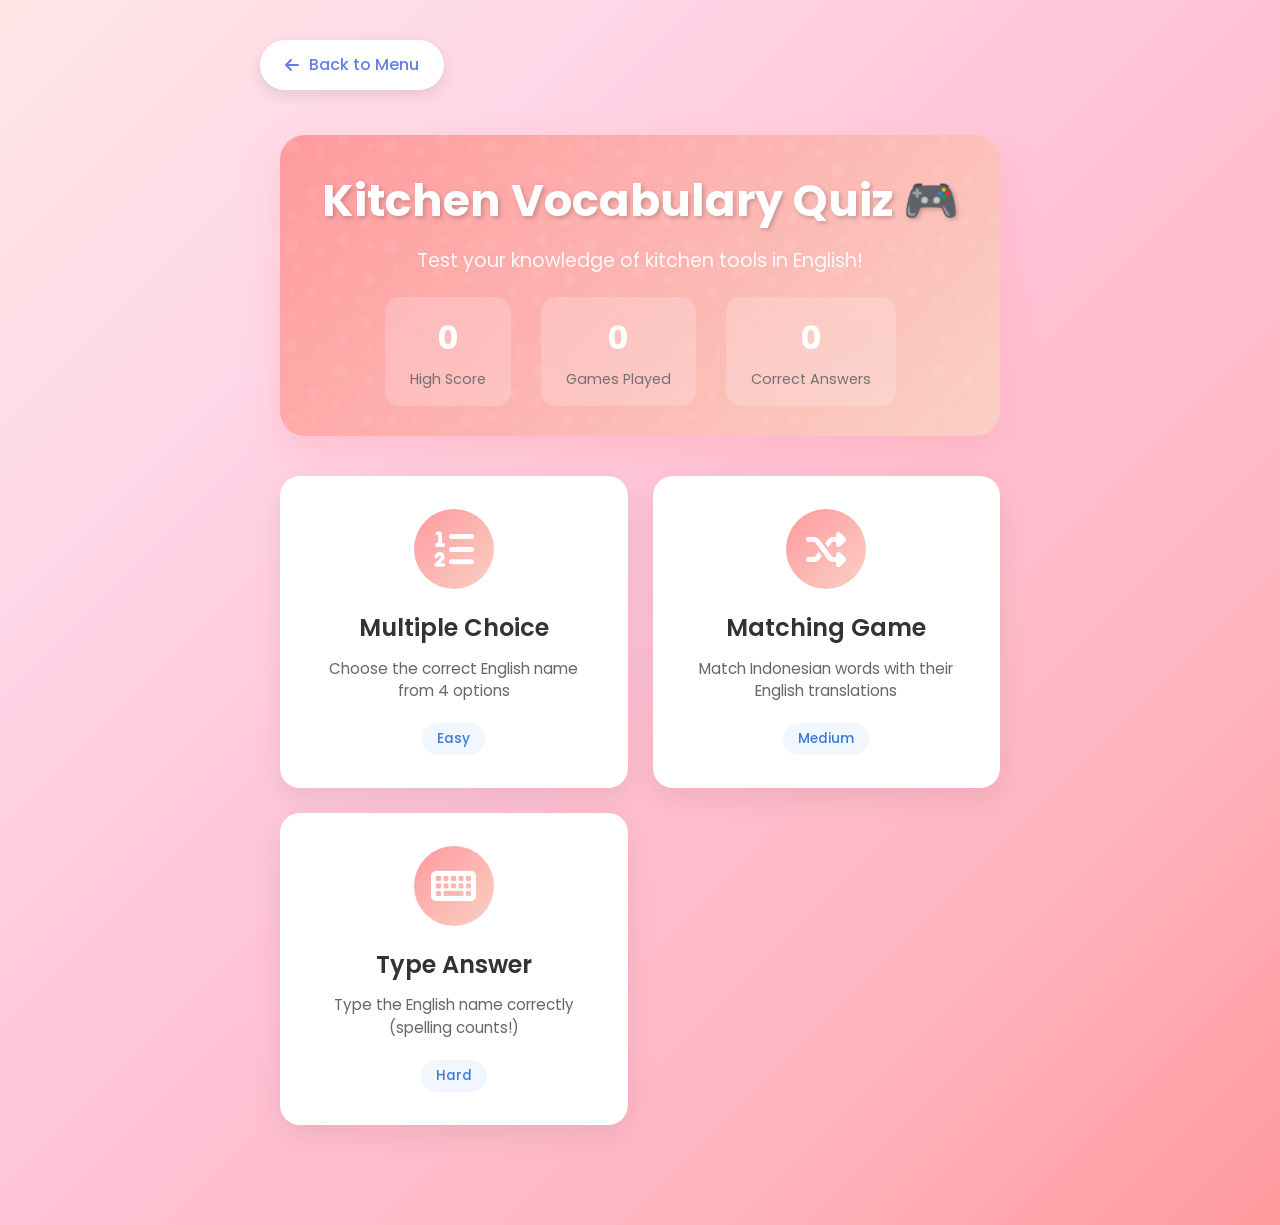
<file: quiz.html>
<!DOCTYPE html>
<html lang="id">
    <!-- Theme Loader Script -->
<script>
    // Load saved theme
    document.addEventListener('DOMContentLoaded', function() {
        const savedTheme = localStorage.getItem('khusnul_theme');
        if (savedTheme) {
            try {
                const theme = JSON.parse(savedTheme);
                
                // Apply CSS variables
                document.documentElement.style.setProperty('--primary-color', theme.primaryColor);
                document.documentElement.style.setProperty('--secondary-color', theme.secondaryColor);
                document.documentElement.style.setProperty('--accent-color', theme.accentColor);
                document.documentElement.style.setProperty('--heading-font', theme.headingFont);
                document.documentElement.style.setProperty('--body-font', theme.bodyFont);
                
                // Apply background
                if (theme.backgroundType === 'solid') {
                    document.body.style.background = theme.backgroundColor;
                } else if (theme.backgroundType === 'pattern' || theme.backgroundType === 'gradient') {
                    document.body.style.background = theme.backgroundCSS;
                }
                
                // Apply fonts
                document.body.style.fontFamily = `'${theme.bodyFont}', sans-serif`;
                
                // Apply to headings
                document.querySelectorAll('h1, h2, h3, h4, h5, h6').forEach(heading => {
                    heading.style.fontFamily = `'${theme.headingFont}', cursive`;
                });
                
            } catch (e) {
                console.log('Error applying theme');
            }
        }
    });
</script>

<!-- Tambah di CSS global (style.css) di bagian atas: -->
<style>
    :root {
        --primary-color: #C9A9E8;
        --secondary-color: #D8BFD8;
        --accent-color: #FF9A9E;
        --heading-font: 'Dancing Script', cursive;
        --body-font: 'Poppins', sans-serif;
    }
    
    /* Update existing styles to use variables */
    .back-button {
        background: var(--primary-color);
        color: white;
    }
    
    .card-icon {
        background: linear-gradient(135deg, var(--primary-color), var(--secondary-color));
    }
    
    /* Add more variable-based styles as needed */
</style>
<head>
    <meta charset="UTF-8">
    <meta name="viewport" content="width=device-width, initial-scale=1.0">
    <title>Kitchen Quiz Game - Project Khusnul 🎮</title>
    <link rel="stylesheet" href="style.css">
    <link rel="stylesheet" href="https://cdnjs.cloudflare.com/ajax/libs/font-awesome/6.4.0/css/all.min.css">
    <link href="https://fonts.googleapis.com/css2?family=Poppins:wght@300;400;500;600;700&display=swap" rel="stylesheet">
    <style>
        /* ===== QUIZ GAME STYLES ===== */
        .quiz-container {
            max-width: 900px;
            margin: 0 auto;
            padding: 20px;
        }
        
        /* Game Header */
        .game-header {
            text-align: center;
            margin-bottom: 40px;
            padding: 30px;
            background: linear-gradient(135deg, #FF9A9E, #FAD0C4);
            border-radius: 25px;
            color: white;
            box-shadow: 0 15px 35px rgba(255, 154, 158, 0.3);
            position: relative;
            overflow: hidden;
        }
        
        .game-header::before {
            content: '';
            position: absolute;
            top: 0;
            left: 0;
            width: 100%;
            height: 100%;
            background-image: url("data:image/svg+xml,%3Csvg width='100' height='100' viewBox='0 0 100 100' xmlns='http://www.w3.org/2000/svg'%3E%3Cpath d='M11 18c3.866 0 7-3.134 7-7s-3.134-7-7-7-7 3.134-7 7 3.134 7 7 7zm48 25c3.866 0 7-3.134 7-7s-3.134-7-7-7-7 3.134-7 7 3.134 7 7 7zm-43-7c1.657 0 3-1.343 3-3s-1.343-3-3-3-3 1.343-3 3 1.343 3 3 3zm63 31c1.657 0 3-1.343 3-3s-1.343-3-3-3-3 1.343-3 3 1.343 3 3 3zM34 90c1.657 0 3-1.343 3-3s-1.343-3-3-3-3 1.343-3 3 1.343 3 3 3zm56-76c1.657 0 3-1.343 3-3s-1.343-3-3-3-3 1.343-3 3 1.343 3 3 3zM12 86c2.21 0 4-1.79 4-4s-1.79-4-4-4-4 1.79-4 4 1.79 4 4 4zm28-65c2.21 0 4-1.79 4-4s-1.79-4-4-4-4 1.79-4 4 1.79 4 4 4zm23-11c2.76 0 5-2.24 5-5s-2.24-5-5-5-5 2.24-5 5 2.24 5 5 5zm-6 60c2.21 0 4-1.79 4-4s-1.79-4-4-4-4 1.79-4 4 1.79 4 4 4zm29 22c2.76 0 5-2.24 5-5s-2.24-5-5-5-5 2.24-5 5 2.24 5 5 5zM32 63c2.76 0 5-2.24 5-5s-2.24-5-5-5-5 2.24-5 5 2.24 5 5 5zm57-13c2.76 0 5-2.24 5-5s-2.24-5-5-5-5 2.24-5 5 2.24 5 5 5zm-9-21c1.105 0 2-.895 2-2s-.895-2-2-2-2 .895-2 2 .895 2 2 2zM60 91c1.105 0 2-.895 2-2s-.895-2-2-2-2 .895-2 2 .895 2 2 2zM35 41c1.105 0 2-.895 2-2s-.895-2-2-2-2 .895-2 2 .895 2 2 2zM12 60c1.105 0 2-.895 2-2s-.895-2-2-2-2 .895-2 2 .895 2 2 2z' fill='%23ffffff' fill-opacity='0.2' fill-rule='evenodd'/%3E%3C/svg%3E");
            opacity: 0.3;
        }
        
        .game-title {
            font-size: 2.8rem;
            margin-bottom: 10px;
            text-shadow: 2px 2px 4px rgba(0, 0, 0, 0.2);
            position: relative;
        }
        
        .game-subtitle {
            font-size: 1.2rem;
            opacity: 0.9;
            margin-bottom: 20px;
        }
        
        /* Game Stats */
        .game-stats {
            display: flex;
            justify-content: center;
            gap: 30px;
            margin-top: 20px;
            flex-wrap: wrap;
        }
        
        .stat-item {
            background: rgba(255, 255, 255, 0.2);
            padding: 15px 25px;
            border-radius: 15px;
            backdrop-filter: blur(10px);
            text-align: center;
            min-width: 120px;
        }
        
        .stat-value {
            font-size: 2rem;
            font-weight: 700;
            margin-bottom: 5px;
        }
        
        .stat-label {
            font-size: 0.9rem;
            opacity: 0.9;
        }
        
        /* Game Mode Selection */
        .mode-selection {
            display: grid;
            grid-template-columns: repeat(auto-fit, minmax(250px, 1fr));
            gap: 25px;
            margin-bottom: 40px;
        }
        
        .mode-card {
            background: white;
            border-radius: 20px;
            padding: 30px;
            text-align: center;
            cursor: pointer;
            transition: all 0.3s ease;
            box-shadow: 0 10px 30px rgba(0, 0, 0, 0.08);
            border: 3px solid transparent;
            position: relative;
            overflow: hidden;
        }
        
        .mode-card:hover {
            transform: translateY(-10px);
            box-shadow: 0 20px 40px rgba(255, 154, 158, 0.2);
        }
        
        .mode-card.selected {
            border-color: #FF9A9E;
            background: linear-gradient(135deg, #fff5f7, #ffeef8);
        }
        
        .mode-icon {
            width: 80px;
            height: 80px;
            background: linear-gradient(135deg, #FF9A9E, #FAD0C4);
            border-radius: 50%;
            margin: 0 auto 20px;
            display: flex;
            align-items: center;
            justify-content: center;
            font-size: 2.5rem;
            color: white;
        }
        
        .mode-name {
            font-size: 1.5rem;
            color: #333;
            margin-bottom: 10px;
            font-weight: 600;
        }
        
        .mode-desc {
            color: #666;
            font-size: 0.95rem;
            line-height: 1.5;
            margin-bottom: 20px;
        }
        
        .mode-difficulty {
            display: inline-block;
            padding: 5px 15px;
            background: #f0f7ff;
            color: #3A7BD5;
            border-radius: 20px;
            font-size: 0.85rem;
            font-weight: 500;
        }
        
        /* Game Area */
        .game-area {
            background: white;
            border-radius: 25px;
            padding: 40px;
            margin-bottom: 40px;
            box-shadow: 0 15px 35px rgba(0, 0, 0, 0.1);
            display: none;
            animation: slideUp 0.5s ease;
        }
        
        .game-area.active {
            display: block;
        }
        
        @keyframes slideUp {
            from { opacity: 0; transform: translateY(20px); }
            to { opacity: 1; transform: translateY(0); }
        }
        
        /* Question Display */
        .question-display {
            text-align: center;
            margin-bottom: 40px;
            padding-bottom: 30px;
            border-bottom: 2px solid #f0f0f0;
        }
        
        .question-text {
            font-size: 1.8rem;
            color: #333;
            margin-bottom: 20px;
            line-height: 1.4;
        }
        
        .question-emoji {
            font-size: 4rem;
            margin-bottom: 20px;
            height: 80px;
            display: flex;
            align-items: center;
            justify-content: center;
        }
        
        .question-hint {
            color: #666;
            font-style: italic;
            margin-top: 15px;
            font-size: 0.95rem;
        }
        
        /* Options Grid */
        .options-grid {
            display: grid;
            grid-template-columns: repeat(auto-fit, minmax(250px, 1fr));
            gap: 20px;
            margin-bottom: 30px;
        }
        
        .option-btn {
            padding: 20px;
            border: 2px solid #e0e0e0;
            border-radius: 15px;
            background: white;
            font-size: 1.1rem;
            color: #333;
            cursor: pointer;
            transition: all 0.3s;
            text-align: center;
        }
        
        .option-btn:hover {
            transform: translateY(-5px);
            border-color: #FF9A9E;
            box-shadow: 0 10px 20px rgba(255, 154, 158, 0.1);
        }
        
        .option-btn.correct {
            background: linear-gradient(135deg, #4cd964, #2ecc71);
            color: white;
            border-color: #2ecc71;
        }
        
        .option-btn.incorrect {
            background: linear-gradient(135deg, #FF6B6B, #e63946);
            color: white;
            border-color: #e63946;
        }
        
        .option-btn.disabled {
            opacity: 0.6;
            cursor: not-allowed;
        }
        
        /* Input for Type Mode */
        .answer-input {
            width: 100%;
            padding: 20px;
            border: 2px solid #e0e0e0;
            border-radius: 15px;
            font-size: 1.2rem;
            text-align: center;
            margin-bottom: 30px;
            transition: all 0.3s;
        }
        
        .answer-input:focus {
            outline: none;
            border-color: #FF9A9E;
            box-shadow: 0 0 0 3px rgba(255, 154, 158, 0.1);
        }
        
        /* Game Controls */
        .game-controls {
            display: flex;
            justify-content: center;
            gap: 20px;
            margin-top: 30px;
            flex-wrap: wrap;
        }
        
        .control-btn {
            padding: 15px 30px;
            border: none;
            border-radius: 15px;
            font-weight: 600;
            cursor: pointer;
            display: flex;
            align-items: center;
            gap: 10px;
            transition: all 0.3s;
            font-size: 1rem;
        }
        
        .submit-btn {
            background: linear-gradient(135deg, #FF9A9E, #FAD0C4);
            color: white;
        }
        
        .next-btn {
            background: linear-gradient(135deg, #A1C4FD, #C2E9FB);
            color: white;
        }
        
        .hint-btn {
            background: linear-gradient(135deg, #FFD166, #f9c74f);
            color: white;
        }
        
        .restart-btn {
            background: linear-gradient(135deg, #FF6B6B, #e63946);
            color: white;
        }
        
        .control-btn:hover {
            transform: scale(1.05);
            box-shadow: 0 10px 20px rgba(0, 0, 0, 0.15);
        }
        
        /* Result Display */
        .result-display {
            text-align: center;
            padding: 40px;
            background: linear-gradient(135deg, #f0f7ff, #e3f2fd);
            border-radius: 20px;
            margin-top: 40px;
            display: none;
        }
        
        .result-display.active {
            display: block;
            animation: bounceIn 0.6s ease;
        }
        
        @keyframes bounceIn {
            0% { transform: scale(0.8); opacity: 0; }
            50% { transform: scale(1.05); }
            100% { transform: scale(1); opacity: 1; }
        }
        
        .result-emoji {
            font-size: 4rem;
            margin-bottom: 20px;
        }
        
        .result-title {
            font-size: 2rem;
            color: #333;
            margin-bottom: 10px;
        }
        
        .result-score {
            font-size: 3rem;
            font-weight: 700;
            color: #FF9A9E;
            margin: 20px 0;
        }
        
        .result-message {
            color: #666;
            font-size: 1.1rem;
            max-width: 600px;
            margin: 0 auto 30px;
            line-height: 1.6;
        }
        
        /* Progress Bar */
        .progress-container {
            margin-bottom: 30px;
        }
        
        .progress-label {
            display: flex;
            justify-content: space-between;
            margin-bottom: 10px;
            color: #666;
            font-size: 0.95rem;
        }
        
        .progress-bar {
            height: 10px;
            background: #f0f0f0;
            border-radius: 5px;
            overflow: hidden;
        }
        
        .progress-fill {
            height: 100%;
            background: linear-gradient(90deg, #FF9A9E, #FAD0C4);
            width: 0%;
            transition: width 0.5s ease;
            border-radius: 5px;
        }
        
        /* Timer */
        .timer-display {
            text-align: center;
            font-size: 1.5rem;
            color: #333;
            margin-bottom: 20px;
            font-family: 'Courier New', monospace;
            font-weight: 700;
        }
        
        .timer-warning {
            color: #FF6B6B;
            animation: pulse 1s infinite;
        }
        
        @keyframes pulse {
            0%, 100% { opacity: 1; }
            50% { opacity: 0.5; }
        }
        
        /* Streak Display */
        .streak-display {
            text-align: center;
            margin-bottom: 20px;
        }
        
        .streak-count {
            display: inline-flex;
            align-items: center;
            gap: 10px;
            background: #fff5f7;
            padding: 10px 20px;
            border-radius: 50px;
            color: #FF9A9E;
            font-weight: 600;
        }
        
        .streak-fire {
            color: #FF6B6B;
            animation: flame 0.5s infinite alternate;
        }
        
        @keyframes flame {
            from { transform: scale(1); }
            to { transform: scale(1.2); }
        }
        
        /* Achievement Badges */
        .badges-container {
            display: flex;
            justify-content: center;
            gap: 20px;
            flex-wrap: wrap;
            margin-top: 30px;
        }
        
        .badge {
            width: 70px;
            height: 70px;
            background: linear-gradient(135deg, #FFD166, #f9c74f);
            border-radius: 50%;
            display: flex;
            align-items: center;
            justify-content: center;
            font-size: 1.8rem;
            color: white;
            position: relative;
            box-shadow: 0 8px 20px rgba(249, 199, 79, 0.3);
        }
        
        .badge.locked {
            background: #e0e0e0;
            color: #999;
        }
        
        .badge-tooltip {
            position: absolute;
            bottom: -40px;
            left: 50%;
            transform: translateX(-50%);
            background: #333;
            color: white;
            padding: 5px 10px;
            border-radius: 5px;
            font-size: 0.8rem;
            white-space: nowrap;
            opacity: 0;
            transition: opacity 0.3s;
            pointer-events: none;
        }
        
        .badge:hover .badge-tooltip {
            opacity: 1;
        }
        
        /* Responsive */
        @media (max-width: 768px) {
            .game-title {
                font-size: 2.2rem;
            }
            
            .mode-selection {
                grid-template-columns: 1fr;
            }
            
            .options-grid {
                grid-template-columns: 1fr;
            }
            
            .game-stats {
                gap: 15px;
            }
            
            .stat-item {
                min-width: 100px;
                padding: 12px 20px;
            }
            
            .question-text {
                font-size: 1.5rem;
            }
            
            .question-emoji {
                font-size: 3rem;
                height: 60px;
            }
        }
        
        @media (max-width: 480px) {
            .game-header {
                padding: 20px;
            }
            
            .game-title {
                font-size: 1.8rem;
            }
            
            .game-area {
                padding: 25px;
            }
            
            .control-btn {
                padding: 12px 20px;
                font-size: 0.9rem;
            }
            
            .result-score {
                font-size: 2.5rem;
            }
        }
    </style>
</head>
<body>
    <div class="page-container">
        <a href="index.html" class="back-button">
            <i class="fas fa-arrow-left"></i> Back to Menu
        </a>
        
        <div class="quiz-container">
            <!-- Game Header -->
            <div class="game-header">
                <h1 class="game-title">Kitchen Vocabulary Quiz 🎮</h1>
                <p class="game-subtitle">Test your knowledge of kitchen tools in English!</p>
                
                <div class="game-stats">
                    <div class="stat-item">
                        <div class="stat-value" id="highScore">0</div>
                        <div class="stat-label">High Score</div>
                    </div>
                    <div class="stat-item">
                        <div class="stat-value" id="gamesPlayed">0</div>
                        <div class="stat-label">Games Played</div>
                    </div>
                    <div class="stat-item">
                        <div class="stat-value" id="correctAnswers">0</div>
                        <div class="stat-label">Correct Answers</div>
                    </div>
                </div>
            </div>
            
            <!-- Game Mode Selection -->
            <div class="mode-selection">
                <div class="mode-card" data-mode="multiple">
                    <div class="mode-icon">
                        <i class="fas fa-list-ol"></i>
                    </div>
                    <h3 class="mode-name">Multiple Choice</h3>
                    <p class="mode-desc">Choose the correct English name from 4 options</p>
                    <div class="mode-difficulty">Easy</div>
                </div>
                
                <div class="mode-card" data-mode="matching">
                    <div class="mode-icon">
                        <i class="fas fa-random"></i>
                    </div>
                    <h3 class="mode-name">Matching Game</h3>
                    <p class="mode-desc">Match Indonesian words with their English translations</p>
                    <div class="mode-difficulty">Medium</div>
                </div>
                
                <div class="mode-card" data-mode="typing">
                    <div class="mode-icon">
                        <i class="fas fa-keyboard"></i>
                    </div>
                    <h3 class="mode-name">Type Answer</h3>
                    <p class="mode-desc">Type the English name correctly (spelling counts!)</p>
                    <div class="mode-difficulty">Hard</div>
                </div>
            </div>
            
            <!-- Game Area -->
            <div class="game-area" id="gameArea">
                <!-- Progress -->
                <div class="progress-container">
                    <div class="progress-label">
                        <span>Question <span id="currentQuestion">1</span> of <span id="totalQuestions">10</span></span>
                        <span id="progressPercentage">0%</span>
                    </div>
                    <div class="progress-bar">
                        <div class="progress-fill" id="progressFill"></div>
                    </div>
                </div>
                
                <!-- Streak Display -->
                <div class="streak-display" id="streakDisplay">
                    <div class="streak-count">
                        <i class="fas fa-fire streak-fire"></i>
                        Streak: <span id="streakCount">0</span> correct in a row!
                    </div>
                </div>
                
                <!-- Timer (for typing mode) -->
                <div class="timer-display" id="timerDisplay"></div>
                
                <!-- Question Display -->
                <div class="question-display" id="questionDisplay">
                    <div class="question-emoji" id="questionEmoji">🔪</div>
                    <div class="question-text" id="questionText">What is the English name for this tool?</div>
                    <div class="question-hint" id="questionHint">Hint: Used for cutting vegetables</div>
                </div>
                
                <!-- Options (for multiple choice & matching) -->
                <div class="options-grid" id="optionsGrid">
                    <!-- Options will be populated by JavaScript -->
                </div>
                
                <!-- Input (for typing mode) -->
                <div class="input-area" id="inputArea" style="display: none;">
                    <input type="text" class="answer-input" id="answerInput" placeholder="Type the English name here..." autocomplete="off">
                    <div class="hint-area" id="hintArea"></div>
                </div>
                
                <!-- Game Controls -->
                <div class="game-controls">
                    <button class="control-btn hint-btn" id="hintBtn" onclick="showHint()">
                        <i class="fas fa-lightbulb"></i> Get Hint
                    </button>
                    <button class="control-btn submit-btn" id="submitBtn" onclick="submitAnswer()">
                        <i class="fas fa-paper-plane"></i> Submit Answer
                    </button>
                    <button class="control-btn next-btn" id="nextBtn" onclick="nextQuestion()" style="display: none;">
                        <i class="fas fa-arrow-right"></i> Next Question
                    </button>
                    <button class="control-btn restart-btn" onclick="restartGame()">
                        <i class="fas fa-redo"></i> Restart Game
                    </button>
                </div>
            </div>
            
            <!-- Result Display -->
            <div class="result-display" id="resultDisplay">
                <div class="result-emoji" id="resultEmoji">🎉</div>
                <h2 class="result-title" id="resultTitle">Quiz Completed!</h2>
                <div class="result-score" id="resultScore">0/10</div>
                <p class="result-message" id="resultMessage">Great job! You're becoming a kitchen vocabulary expert!</p>
                
                <!-- Achievement Badges -->
                <div class="badges-container" id="badgesContainer">
                    <!-- Badges will be populated by JavaScript -->
                </div>
                
                <div class="game-controls" style="margin-top: 30px;">
                    <button class="control-btn submit-btn" onclick="playAgain()">
                        <i class="fas fa-play"></i> Play Again
                    </button>
                    <button class="control-btn next-btn" onclick="tryDifferentMode()">
                        <i class="fas fa-random"></i> Try Different Mode
                    </button>
                </div>
            </div>
        </div>
    </div>

    <script>
        // ===== GAME CONFIGURATION =====
        const GAME_MODES = {
            multiple: {
                name: "Multiple Choice",
                difficulty: "Easy",
                questions: 10,
                timePerQuestion: null // No timer
            },
            matching: {
                name: "Matching Game",
                difficulty: "Medium",
                questions: 8,
                timePerQuestion: 30
            },
            typing: {
                name: "Type Answer",
                difficulty: "Hard",
                questions: 5,
                timePerQuestion: 20
            }
        };
        
        // ===== GAME STATE =====
        let currentMode = null;
        let currentQuestionIndex = 0;
        let score = 0;
        let streak = 0;
        let maxStreak = 0;
        let gameStarted = false;
        let timer = null;
        let timeLeft = 0;
        
        // Kitchen tools data (using same data as kitchen.html)
        const kitchenTools = JSON.parse(localStorage.getItem('kitchen_tools')) || [
            // Sample data - in real implementation, import from kitchen.html
            { english: "Knife", indonesia: "Pisau", emoji: "🔪", category: "cutting" },
            { english: "Cutting Board", indonesia: "Talenan", emoji: "🪵", category: "cutting" },
            { english: "Frying Pan", indonesia: "Wajan", emoji: "🍳", category: "cooking" },
            { english: "Saucepan", indonesia: "Panci", emoji: "🥘", category: "cooking" },
            { english: "Ladle", indonesia: "Sendok Sayur", emoji: "🥄", category: "serving" },
            { english: "Spatula", indonesia: "Spatula", emoji: "🛠️", category: "utensils" },
            { english: "Whisk", indonesia: "Pengocok", emoji: "🥣", category: "preparation" },
            { english: "Grater", indonesia: "Parutan", emoji: "🧀", category: "cutting" },
            { english: "Peeler", indonesia: "Pengupas", emoji: "🥔", category: "cutting" },
            { english: "Colander", indonesia: "Saringan", emoji: "🍝", category: "cleaning" },
            { english: "Measuring Cup", indonesia: "Gelas Ukur", emoji: "📏", category: "measuring" },
            { english: "Mixing Bowl", indonesia: "Mangkuk Mixing", emoji: "🥣", category: "preparation" },
            { english: "Rolling Pin", indonesia: "Rol Adonan", emoji: "🍞", category: "baking" },
            { english: "Oven Mitt", indonesia: "Sarung Oven", emoji: "🧤", category: "safety" },
            { english: "Potato Masher", indonesia: "Penghalus Kentang", emoji: "🥔", category: "preparation" },
            { english: "Can Opener", indonesia: "Pembuka Kaleng", emoji: "🥫", category: "opening" },
            { english: "Garlic Press", indonesia: "Penghancur Bawang", emoji: "🧄", category: "preparation" },
            { english: "Kitchen Scale", indonesia: "Timbangan Dapur", emoji: "⚖️", category: "measuring" },
            { english: "Tongs", indonesia: "Penjepit", emoji: "🦞", category: "serving" },
            { english: "Strainer", indonesia: "Saringan Teh", emoji: "🍵", category: "cleaning" }
        ];
        
        let currentQuestions = [];
        let userAnswers = [];
        
        // ===== INITIALIZE =====
        document.addEventListener('DOMContentLoaded', function() {
            loadGameStats();
            setupModeSelection();
            setupEventListeners();
            
            // Try to load kitchen tools from kitchen.html data
            loadKitchenToolsFromStorage();
        });
        
        // ===== MODE SELECTION =====
        function setupModeSelection() {
            const modeCards = document.querySelectorAll('.mode-card');
            
            modeCards.forEach(card => {
                card.addEventListener('click', function() {
                    // Remove selection from all cards
                    modeCards.forEach(c => c.classList.remove('selected'));
                    
                    // Select clicked card
                    this.classList.add('selected');
                    
                    // Get selected mode
                    currentMode = this.dataset.mode;
                    
                    // Start game
                    startGame();
                });
            });
        }
        
        // ===== GAME LOGIC =====
        function startGame() {
            if (!currentMode) return;
            
            // Reset game state
            currentQuestionIndex = 0;
            score = 0;
            streak = 0;
            gameStarted = true;
            userAnswers = [];
            
            // Generate questions
            generateQuestions();
            
            // Update UI
            document.getElementById('gameArea').classList.add('active');
            document.getElementById('resultDisplay').classList.remove('active');
            
            // Show first question
            showQuestion();
            
            // Update stats display
            updateProgress();
            updateStreakDisplay();
            
            // Start timer if mode has time limit
            if (GAME_MODES[currentMode].timePerQuestion) {
                startTimer();
            }
        }
        
        function generateQuestions() {
            currentQuestions = [];
            const totalQuestions = GAME_MODES[currentMode].questions;
            
            // Shuffle kitchen tools
            const shuffledTools = [...kitchenTools].sort(() => Math.random() - 0.5);
            
            for (let i = 0; i < totalQuestions && i < shuffledTools.length; i++) {
                const tool = shuffledTools[i];
                
                if (currentMode === 'multiple') {
                    // Generate multiple choice question
                    const options = generateMultipleChoiceOptions(tool);
                    currentQuestions.push({
                        type: 'multiple',
                        tool: tool,
                        options: options,
                        correctAnswer: tool.english
                    });
                } else if (currentMode === 'matching') {
                    // Generate matching question
                    const pairs = generateMatchingPairs();
                    currentQuestions.push({
                        type: 'matching',
                        pairs: pairs,
                        correctPairs: pairs.map(p => ({ english: p.english, indonesia: p.indonesia }))
                    });
                } else if (currentMode === 'typing') {
                    // Generate typing question
                    currentQuestions.push({
                        type: 'typing',
                        tool: tool,
                        correctAnswer: tool.english.toLowerCase()
                    });
                }
            }
        }
        
        function generateMultipleChoiceOptions(correctTool) {
            const options = [correctTool.english];
            
            // Add 3 wrong options
            const otherTools = kitchenTools.filter(t => t.english !== correctTool.english);
            const shuffledOthers = [...otherTools].sort(() => Math.random() - 0.5);
            
            for (let i = 0; i < 3 && i < shuffledOthers.length; i++) {
                options.push(shuffledOthers[i].english);
            }
            
            // Shuffle options
            return options.sort(() => Math.random() - 0.5);
        }
        
        function generateMatchingPairs() {
            const pairs = [];
            const shuffledTools = [...kitchenTools].sort(() => Math.random() - 0.5);
            const count = Math.min(4, shuffledTools.length);
            
            for (let i = 0; i < count; i++) {
                pairs.push(shuffledTools[i]);
            }
            
            // Shuffle Indonesian translations
            const indonesianWords = pairs.map(p => p.indonesia).sort(() => Math.random() - 0.5);
            
            return pairs.map((p, i) => ({
                english: p.english,
                indonesia: indonesianWords[i],
                isMatched: false,
                isCorrect: p.indonesia === indonesianWords[i]
            }));
        }
        
        function showQuestion() {
            if (currentQuestionIndex >= currentQuestions.length) {
                endGame();
                return;
            }
            
            const question = currentQuestions[currentQuestionIndex];
            const questionDisplay = document.getElementById('questionDisplay');
            const optionsGrid = document.getElementById('optionsGrid');
            const inputArea = document.getElementById('inputArea');
            
            // Reset UI
            optionsGrid.innerHTML = '';
            inputArea.style.display = 'none';
            document.getElementById('submitBtn').style.display = 'flex';
            document.getElementById('nextBtn').style.display = 'none';
            document.getElementById('hintBtn').disabled = false;
            
            // Update question counter
            document.getElementById('currentQuestion').textContent = currentQuestionIndex + 1;
            document.getElementById('totalQuestions').textContent = currentQuestions.length;
            
            if (question.type === 'multiple') {
                // Show multiple choice question
                questionDisplay.innerHTML = `
                    <div class="question-emoji">${question.tool.emoji}</div>
                    <div class="question-text">What is the English name for <strong>"${question.tool.indonesia}"</strong>?</div>
                    <div class="question-hint">Category: ${question.tool.category}</div>
                `;
                
                // Show options
                optionsGrid.style.display = 'grid';
                question.options.forEach(option => {
                    const button = document.createElement('button');
                    button.className = 'option-btn';
                    button.textContent = option;
                    button.dataset.answer = option;
                    button.onclick = () => selectOption(button);
                    optionsGrid.appendChild(button);
                });
                
            } else if (question.type === 'matching') {
                // Show matching question
                questionDisplay.innerHTML = `
                    <div class="question-emoji">🔤</div>
                    <div class="question-text">Match the English words with their Indonesian translations</div>
                    <div class="question-hint">Drag or click to match pairs</div>
                `;
                
                // Show matching grid
                optionsGrid.style.display = 'grid';
                optionsGrid.innerHTML = `
                    <div style="grid-column: 1 / -1; text-align: center; margin-bottom: 20px; color: #666;">
                        <i class="fas fa-arrows-alt-h"></i> Match each English word with its translation
                    </div>
                `;
                
                // Create two columns
                const englishColumn = document.createElement('div');
                const indonesianColumn = document.createElement('div');
                
                englishColumn.innerHTML = '<h4 style="color: #333; margin-bottom: 15px;">English</h4>';
                indonesianColumn.innerHTML = '<h4 style="color: #333; margin-bottom: 15px;">Indonesian</h4>';
                
                question.pairs.forEach((pair, index) => {
                    const engBtn = document.createElement('button');
                    engBtn.className = 'option-btn';
                    engBtn.textContent = pair.english;
                    engBtn.dataset.type = 'english';
                    engBtn.dataset.index = index;
                    engBtn.onclick = () => selectMatchingPair('english', index);
                    englishColumn.appendChild(engBtn);
                    
                    const idnBtn = document.createElement('button');
                    idnBtn.className = 'option-btn';
                    idnBtn.textContent = pair.indonesia;
                    idnBtn.dataset.type = 'indonesian';
                    idnBtn.dataset.index = index;
                    idnBtn.onclick = () => selectMatchingPair('indonesian', index);
                    indonesianColumn.appendChild(idnBtn);
                });
                
                optionsGrid.appendChild(englishColumn);
                optionsGrid.appendChild(indonesianColumn);
                
                // Initialize matching state
                window.selectedForMatching = null;
                
            } else if (question.type === 'typing') {
                // Show typing question
                questionDisplay.innerHTML = `
                    <div class="question-emoji">${question.tool.emoji}</div>
                    <div class="question-text">Type the English name for <strong>"${question.tool.indonesia}"</strong></div>
                    <div class="question-hint">Category: ${question.tool.category}</div>
                `;
                
                // Show input field
                optionsGrid.style.display = 'none';
                inputArea.style.display = 'block';
                document.getElementById('answerInput').value = '';
                document.getElementById('answerInput').focus();
                document.getElementById('hintArea').innerHTML = '';
                
                // Start timer for typing mode
                if (GAME_MODES[currentMode].timePerQuestion) {
                    timeLeft = GAME_MODES[currentMode].timePerQuestion;
                    updateTimerDisplay();
                    startTimer();
                }
            }
            
            updateProgress();
        }
        
        // ===== ANSWER HANDLING =====
        function selectOption(button) {
            if (document.querySelector('.option-btn.selected')) return;
            
            // Select this option
            button.classList.add('selected');
            
            // Disable other options
            document.querySelectorAll('.option-btn').forEach(btn => {
                if (btn !== button) {
                    btn.classList.add('disabled');
                }
            });
            
            // Enable submit button
            document.getElementById('submitBtn').disabled = false;
        }
        
        function selectMatchingPair(type, index) {
            if (!window.selectedForMatching) {
                // First selection
                window.selectedForMatching = { type, index };
                document.querySelectorAll(`.option-btn[data-index="${index}"][data-type="${type}"]`).forEach(btn => {
                    btn.classList.add('selected');
                });
            } else {
                // Second selection - check if it's a valid pair
                const first = window.selectedForMatching;
                const second = { type, index };
                
                if (first.type !== second.type) {
                    // Check if this is a correct match
                    const question = currentQuestions[currentQuestionIndex];
                    const pair = question.pairs[second.index];
                    
                    // For simplicity, we'll just check if they have the same index
                    // In a full implementation, you'd check actual word pairs
                    const isCorrect = first.index === second.index;
                    
                    // Mark both buttons
                    document.querySelectorAll(`.option-btn[data-index="${first.index}"]`).forEach(btn => {
                        btn.classList.add(isCorrect ? 'correct' : 'incorrect');
                        btn.classList.remove('selected');
                    });
                    
                    document.querySelectorAll(`.option-btn[data-index="${second.index}"]`).forEach(btn => {
                        btn.classList.add(isCorrect ? 'correct' : 'incorrect');
                        btn.classList.remove('selected');
                    });
                    
                    // Record answer
                    userAnswers.push({
                        questionIndex: currentQuestionIndex,
                        selectedPair: { first, second },
                        isCorrect: isCorrect
                    });
                    
                    // Update score
                    if (isCorrect) {
                        score++;
                        streak++;
                        maxStreak = Math.max(maxStreak, streak);
                        showNotification('Correct match! 🎯', 'success');
                    } else {
                        streak = 0;
                        showNotification('Wrong match! Try again', 'error');
                    }
                    
                    updateStreakDisplay();
                    
                    // Move to next question after delay
                    setTimeout(() => {
                        currentQuestionIndex++;
                        showQuestion();
                    }, 1500);
                }
                
                window.selectedForMatching = null;
            }
        }
        
        function submitAnswer() {
            const question = currentQuestions[currentQuestionIndex];
            
            if (question.type === 'multiple') {
                const selectedBtn = document.querySelector('.option-btn.selected');
                if (!selectedBtn) {
                    showNotification('Please select an answer!', 'error');
                    return;
                }
                
                const userAnswer = selectedBtn.dataset.answer;
                const isCorrect = userAnswer === question.correctAnswer;
                
                // Show correct/incorrect
                document.querySelectorAll('.option-btn').forEach(btn => {
                    if (btn.dataset.answer === question.correctAnswer) {
                        btn.classList.add('correct');
                    } else if (btn === selectedBtn && !isCorrect) {
                        btn.classList.add('incorrect');
                    }
                    btn.classList.add('disabled');
                });
                
                // Record answer
                userAnswers.push({
                    questionIndex: currentQuestionIndex,
                    userAnswer: userAnswer,
                    isCorrect: isCorrect
                });
                
                // Update score
                if (isCorrect) {
                    score++;
                    streak++;
                    maxStreak = Math.max(maxStreak, streak);
                    showNotification('Correct! 🎉', 'success');
                } else {
                    streak = 0;
                    showNotification(`Wrong! Correct answer: ${question.correctAnswer}`, 'error');
                }
                
            } else if (question.type === 'typing') {
                const userAnswer = document.getElementById('answerInput').value.trim().toLowerCase();
                if (!userAnswer) {
                    showNotification('Please type an answer!', 'error');
                    return;
                }
                
                const isCorrect = userAnswer === question.correctAnswer;
                
                // Show result
                const input = document.getElementById('answerInput');
                if (isCorrect) {
                    input.style.borderColor = '#4cd964';
                    input.style.backgroundColor = '#f0fff4';
                    showNotification('Perfect spelling! ✨', 'success');
                } else {
                    input.style.borderColor = '#FF6B6B';
                    input.style.backgroundColor = '#fff5f5';
                    document.getElementById('hintArea').innerHTML = `
                        <div style="color: #666; margin-top: 10px; font-style: italic;">
                            Correct answer: <strong>${question.correctAnswer}</strong>
                        </div>
                    `;
                    showNotification(`Almost! Correct: ${question.correctAnswer}`, 'error');
                }
                
                // Record answer
                userAnswers.push({
                    questionIndex: currentQuestionIndex,
                    userAnswer: userAnswer,
                    isCorrect: isCorrect
                });
                
                // Update score
                if (isCorrect) {
                    score++;
                    streak++;
                    maxStreak = Math.max(maxStreak, streak);
                } else {
                    streak = 0;
                }
                
                // Stop timer
                clearInterval(timer);
            }
            
            updateStreakDisplay();
            
            // Show next button
            document.getElementById('submitBtn').style.display = 'none';
            document.getElementById('nextBtn').style.display = 'flex';
            document.getElementById('hintBtn').disabled = true;
        }
        
        function nextQuestion() {
            currentQuestionIndex++;
            
            if (currentQuestionIndex < currentQuestions.length) {
                showQuestion();
                
                // Restart timer for typing mode
                if (currentMode === 'typing' && GAME_MODES[currentMode].timePerQuestion) {
                    timeLeft = GAME_MODES[currentMode].timePerQuestion;
                    updateTimerDisplay();
                    startTimer();
                }
            } else {
                endGame();
            }
        }
        
        // ===== GAME CONTROLS =====
        function showHint() {
            const question = currentQuestions[currentQuestionIndex];
            let hint = '';
            
            if (question.type === 'multiple' || question.type === 'typing') {
                const tool = question.tool || question;
                hint = `Starts with "${tool.english.charAt(0)}" and has ${tool.english.length} letters`;
            } else if (question.type === 'matching') {
                hint = "Try to remember common kitchen tool names you've learned";
            }
            
            showNotification(hint, 'info');
            document.getElementById('hintBtn').disabled = true;
        }
        
        function restartGame() {
            if (confirm('Are you sure you want to restart? Your current progress will be lost.')) {
                currentQuestionIndex = 0;
                score = 0;
                streak = 0;
                userAnswers = [];
                
                clearInterval(timer);
                
                if (gameStarted) {
                    showQuestion();
                    document.getElementById('resultDisplay').classList.remove('active');
                }
            }
        }
        
        // ===== TIMER =====
        function startTimer() {
            clearInterval(timer);
            
            if (!GAME_MODES[currentMode].timePerQuestion) return;
            
            timer = setInterval(() => {
                timeLeft--;
                updateTimerDisplay();
                
                if (timeLeft <= 0) {
                    clearInterval(timer);
                    timeUp();
                }
            }, 1000);
        }
        
        function updateTimerDisplay() {
            const timerDisplay = document.getElementById('timerDisplay');
            
            if (GAME_MODES[currentMode].timePerQuestion) {
                timerDisplay.style.display = 'block';
                timerDisplay.textContent = `Time: ${timeLeft}s`;
                timerDisplay.className = timeLeft <= 5 ? 'timer-display timer-warning' : 'timer-display';
            } else {
                timerDisplay.style.display = 'none';
            }
        }
        
        function timeUp() {
            if (currentMode === 'typing') {
                showNotification('Time\'s up! ⏰', 'error');
                document.getElementById('hintArea').innerHTML = `
                    <div style="color: #666; margin-top: 10px; font-style: italic;">
                        Correct answer: <strong>${currentQuestions[currentQuestionIndex].correctAnswer}</strong>
                    </div>
                `;
                
                // Record as incorrect answer
                userAnswers.push({
                    questionIndex: currentQuestionIndex,
                    userAnswer: '',
                    isCorrect: false,
                    timedOut: true
                });
                
                streak = 0;
                updateStreakDisplay();
                
                // Show next button
                document.getElementById('submitBtn').style.display = 'none';
                document.getElementById('nextBtn').style.display = 'flex';
                document.getElementById('hintBtn').disabled = true;
            }
        }
        
        // ===== GAME END =====
        function endGame() {
            gameStarted = false;
            clearInterval(timer);
            
            // Calculate final score
            const totalQuestions = currentQuestions.length;
            const percentage = Math.round((score / totalQuestions) * 100);
            
            // Update result display
            document.getElementById('resultScore').textContent = `${score}/${totalQuestions}`;
            document.getElementById('resultPercentage').textContent = `${percentage}%`;
            
            // Set result message based on score
            let emoji, title, message;
            
            if (percentage === 100) {
                emoji = "🏆";
                title = "Perfect Score!";
                message = "Wow! You're a kitchen vocabulary master! Flawless victory!";
            } else if (percentage >= 80) {
                emoji = "🎉";
                title = "Excellent!";
                message = "Great job! You know your kitchen tools very well!";
            } else if (percentage >= 60) {
                emoji = "👍";
                title = "Good Job!";
                message = "Well done! Keep practicing to improve your score!";
            } else if (percentage >= 40) {
                emoji = "💪";
                title = "Keep Trying!";
                message = "Not bad! Review the kitchen tools and try again!";
            } else {
                emoji = "📚";
                title = "Time to Study!";
                message = "Don't worry! Use the kitchen tools page to learn more!";
            }
            
            document.getElementById('resultEmoji').textContent = emoji;
            document.getElementById('resultTitle').textContent = title;
            document.getElementById('resultMessage').textContent = message;
            
            // Show badges
            showAchievementBadges(percentage, maxStreak);
            
            // Update game stats
            updateGameStats(score, totalQuestions);
            
            // Switch to result display
            document.getElementById('gameArea').classList.remove('active');
            document.getElementById('resultDisplay').classList.add('active');
        }
        
        function playAgain() {
            startGame();
        }
        
        function tryDifferentMode() {
            document.getElementById('gameArea').classList.remove('active');
            document.getElementById('resultDisplay').classList.remove('active');
            
            // Reset mode selection
            document.querySelectorAll('.mode-card').forEach(card => {
                card.classList.remove('selected');
            });
            
            currentMode = null;
        }
        
        // ===== ACHIEVEMENTS =====
        function showAchievementBadges(percentage, streak) {
            const badgesContainer = document.getElementById('badgesContainer');
            badgesContainer.innerHTML = '';
            
            const badges = [
                { id: 'first_game', name: 'First Game', earned: localStorage.getItem('gamesPlayed') > 0, icon: '🎮' },
                { id: 'perfect_score', name: 'Perfect Score', earned: percentage === 100, icon: '⭐' },
                { id: 'fast_learner', name: 'Fast Learner', earned: percentage >= 80, icon: '⚡' },
                { id: 'streak_master', name: 'Streak Master', earned: streak >= 5, icon: '🔥' },
                { id: 'kitchen_expert', name: 'Kitchen Expert', earned: localStorage.getItem('correctAnswers') >= 50, icon: '👩‍🍳' }
            ];
            
            badges.forEach(badge => {
                const badgeEl = document.createElement('div');
                badgeEl.className = `badge ${badge.earned ? '' : 'locked'}`;
                badgeEl.innerHTML = `
                    ${badge.icon}
                    <div class="badge-tooltip">${badge.name}</div>
                `;
                badgesContainer.appendChild(badgeEl);
            });
        }
        
        // ===== STATISTICS =====
        function loadGameStats() {
            const highScore = localStorage.getItem('quizHighScore') || 0;
            const gamesPlayed = localStorage.getItem('gamesPlayed') || 0;
            const correctAnswers = localStorage.getItem('correctAnswers') || 0;
            
            document.getElementById('highScore').textContent = highScore;
            document.getElementById('gamesPlayed').textContent = gamesPlayed;
            document.getElementById('correctAnswers').textContent = correctAnswers;
        }
        
        function updateGameStats(newScore, totalQuestions) {
            // Update high score
            const currentHighScore = parseInt(localStorage.getItem('quizHighScore') || 0);
            if (newScore > currentHighScore) {
                localStorage.setItem('quizHighScore', newScore);
                document.getElementById('highScore').textContent = newScore;
            }
            
            // Update games played
            const gamesPlayed = parseInt(localStorage.getItem('gamesPlayed') || 0) + 1;
            localStorage.setItem('gamesPlayed', gamesPlayed);
            document.getElementById('gamesPlayed').textContent = gamesPlayed;
            
            // Update correct answers
            const correctAnswers = parseInt(localStorage.getItem('correctAnswers') || 0) + newScore;
            localStorage.setItem('correctAnswers', correctAnswers);
            document.getElementById('correctAnswers').textContent = correctAnswers;
        }
        
        // ===== UTILITY FUNCTIONS =====
        function updateProgress() {
            const progress = ((currentQuestionIndex) / currentQuestions.length) * 100;
            document.getElementById('progressFill').style.width = `${progress}%`;
            document.getElementById('progressPercentage').textContent = `${Math.round(progress)}%`;
        }
        
        function updateStreakDisplay() {
            const streakDisplay = document.getElementById('streakDisplay');
            const streakCount = document.getElementById('streakCount');
            
            if (streak > 1) {
                streakDisplay.style.display = 'block';
                streakCount.textContent = streak;
                
                // Add fire animation for high streaks
                if (streak >= 5) {
                    streakDisplay.innerHTML = `
                        <div class="streak-count" style="background: linear-gradient(135deg, #FF9A9E, #FF6B6B); color: white;">
                            <i class="fas fa-fire" style="animation: flame 0.3s infinite alternate;"></i>
                            HOT STREAK: ${streak} correct in a row! 🔥
                        </div>
                    `;
                }
            } else {
                streakDisplay.style.display = 'none';
            }
        }
        
        function loadKitchenToolsFromStorage() {
            // Try to get kitchen tools from localStorage (saved from kitchen.html)
            // If not found, use the sample data above
            // In a real implementation, you'd import the actual data
        }
        
        function showNotification(message, type = 'info') {
            // Create notification element
            const notification = document.createElement('div');
            notification.className = `notification ${type}`;
            
            let icon = 'fas fa-info-circle';
            let color = '#3A7BD5';
            
            if (type === 'success') {
                icon = 'fas fa-check-circle';
                color = '#4cd964';
            } else if (type === 'error') {
                icon = 'fas fa-exclamation-circle';
                color = '#FF6B6B';
            } else if (type === 'info') {
                icon = 'fas fa-lightbulb';
                color = '#FFD166';
            }
            
            notification.innerHTML = `
                <i class="${icon}" style="color: ${color};"></i>
                <span>${message}</span>
            `;
            
            // Add styles if not exists
            if (!document.querySelector('#notification-styles')) {
                const style = document.createElement('style');
                style.id = 'notification-styles';
                style.textContent = `
                    .notification {
                        position: fixed;
                        top: 20px;
                        right: 20px;
                        background: white;
                        padding: 15px 25px;
                        border-radius: 15px;
                        box-shadow: 0 10px 30px rgba(0,0,0,0.2);
                        display: flex;
                        align-items: center;
                        gap: 15px;
                        z-index: 10000;
                        transform: translateX(150%);
                        transition: transform 0.3s ease;
                        border-left: 4px solid #3A7BD5;
                    }
                    .notification.success { border-left-color: #4cd964; }
                    .notification.error { border-left-color: #FF6B6B; }
                    .notification.info { border-left-color: #FFD166; }
                    .notification.show { transform: translateX(0); }
                    .notification i { font-size: 1.5rem; }
                    @media (max-width: 768px) {
                        .notification {
                            left: 20px;
                            right: 20px;
                            transform: translateY(-150%);
                        }
                        .notification.show { transform: translateY(0); }
                    }
                `;
                document.head.appendChild(style);
            }
            
            document.body.appendChild(notification);
            
            setTimeout(() => notification.classList.add('show'), 10);
            setTimeout(() => {
                notification.classList.remove('show');
                setTimeout(() => notification.remove(), 300);
            }, 3000);
        }
        
        function setupEventListeners() {
            // Enter key for typing mode
            document.getElementById('answerInput')?.addEventListener('keypress', function(e) {
                if (e.key === 'Enter') {
                    submitAnswer();
                }
            });
        }
    </script>
</body>
</html>
</file>
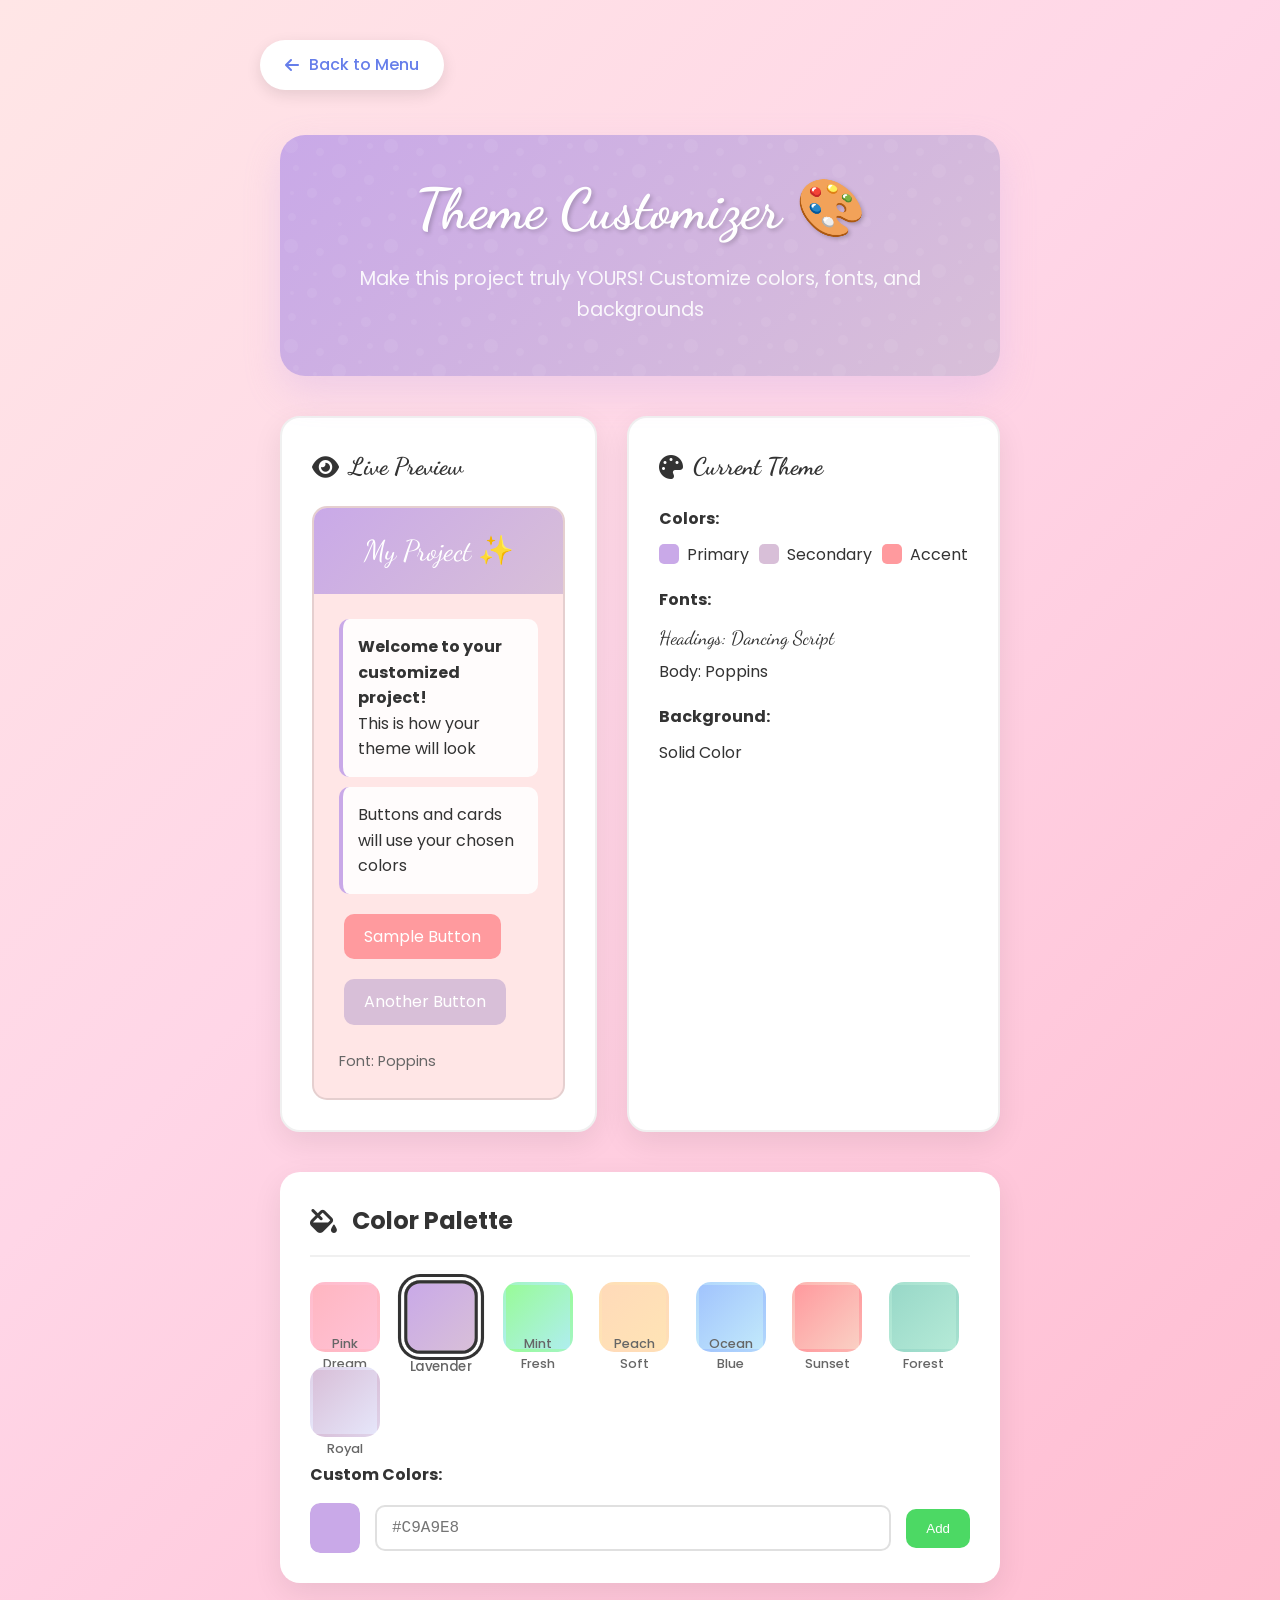
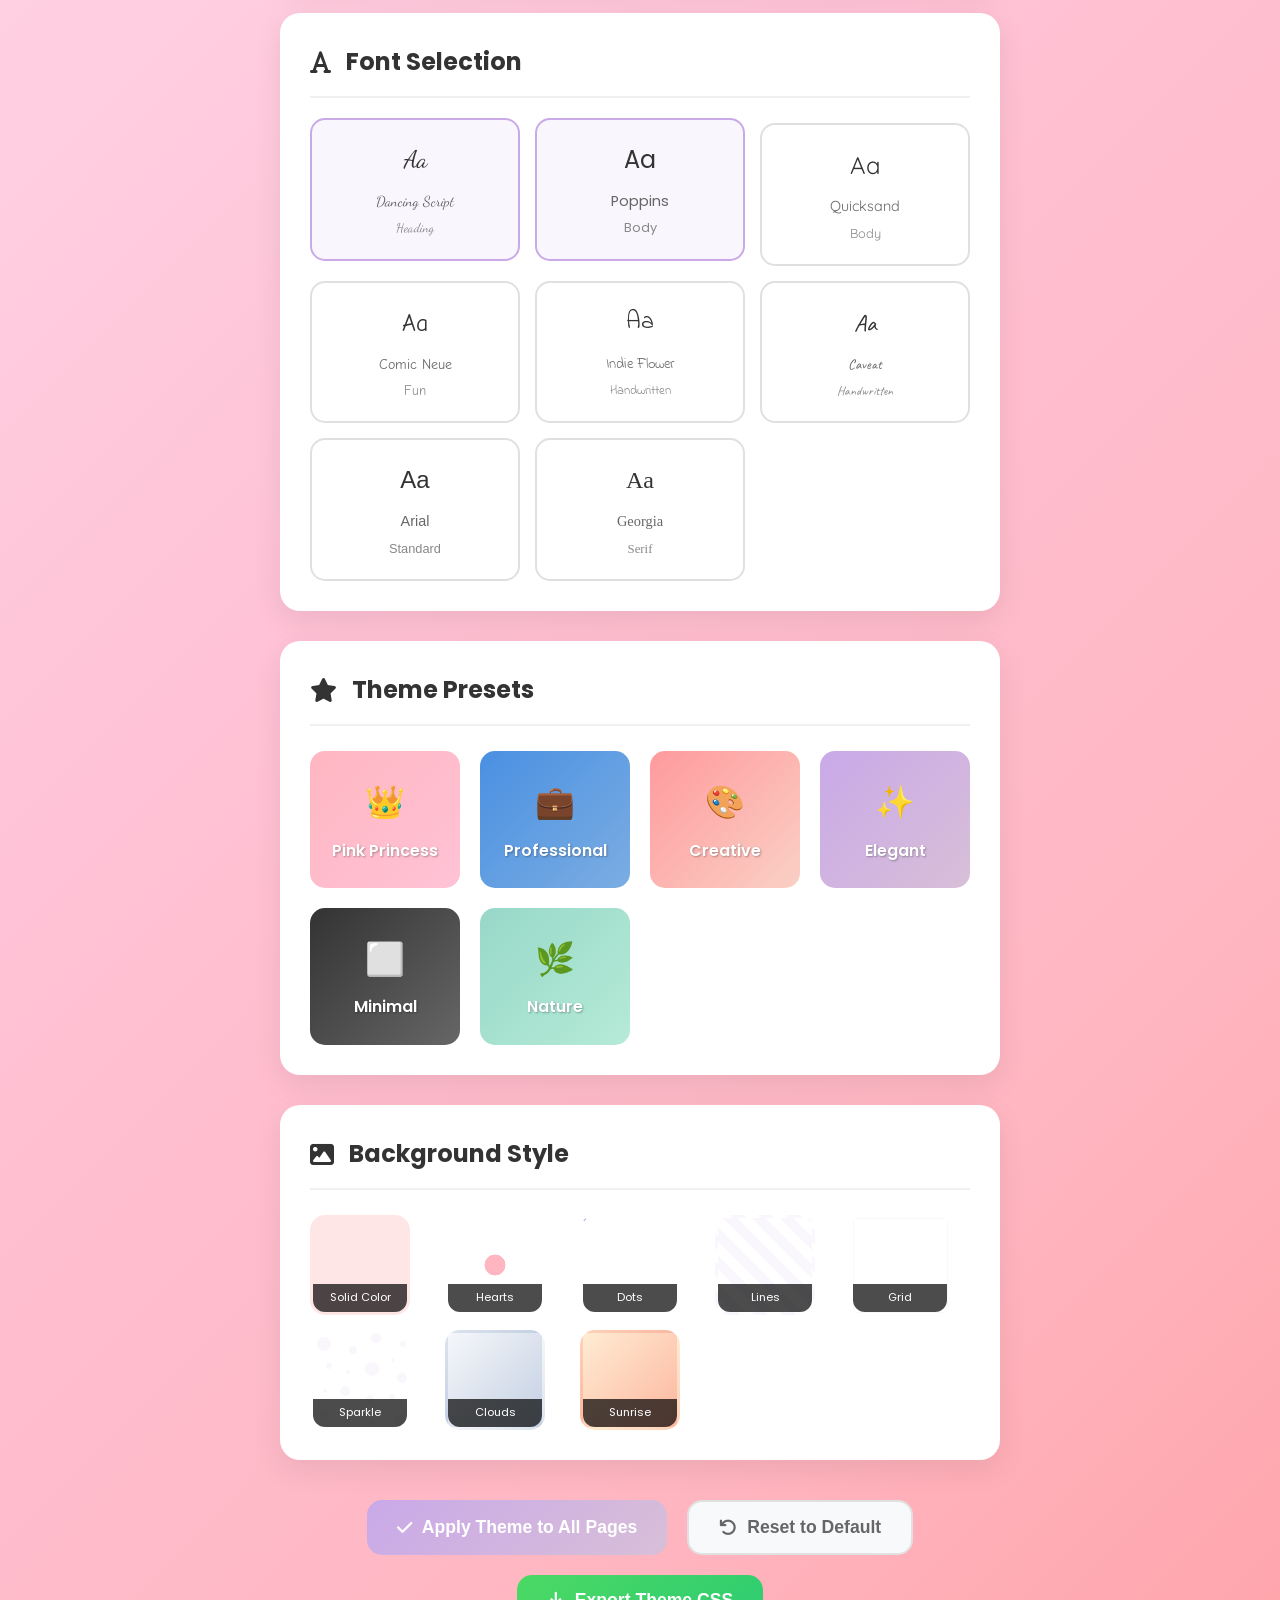
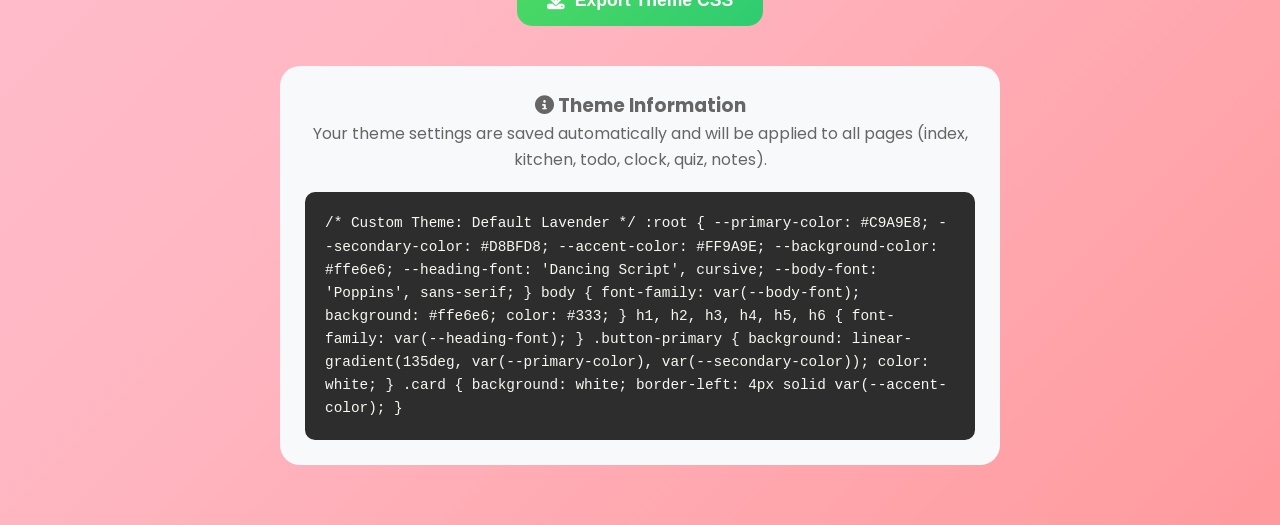
<file: theme.html>
<!DOCTYPE html>
<html lang="id">
<head>
    <meta charset="UTF-8">
    <meta name="viewport" content="width=device-width, initial-scale=1.0">
    <title>Theme Customizer - Project Khusnul 🎨</title>
    <link rel="stylesheet" href="style.css">
    <link rel="stylesheet" href="https://cdnjs.cloudflare.com/ajax/libs/font-awesome/6.4.0/css/all.min.css">
    <link href="https://fonts.googleapis.com/css2?family=Dancing+Script:wght@400;700&family=Poppins:wght@300;400;500;600;700&family=Quicksand:wght@500;600&family=Comic+Neue:wght@400;700&family=Indie+Flower&family=Caveat:wght@400;700&display=swap" rel="stylesheet">
    <style>
        /* ===== THEME CUSTOMIZER STYLES ===== */
        .theme-container {
            max-width: 1200px;
            margin: 0 auto;
            padding: 20px;
        }
        
        /* Theme Header */
        .theme-header {
            text-align: center;
            margin-bottom: 40px;
            padding: 30px;
            background: linear-gradient(135deg, var(--primary-color, #C9A9E8), var(--secondary-color, #D8BFD8));
            border-radius: 25px;
            color: white;
            box-shadow: 0 15px 35px rgba(201, 169, 232, 0.3);
            position: relative;
            overflow: hidden;
            transition: all 0.3s ease;
        }
        
        .theme-header::before {
            content: '';
            position: absolute;
            top: 0;
            left: 0;
            width: 100%;
            height: 100%;
            background-image: url("data:image/svg+xml,%3Csvg width='100' height='100' viewBox='0 0 100 100' xmlns='http://www.w3.org/2000/svg'%3E%3Cpath d='M11 18c3.866 0 7-3.134 7-7s-3.134-7-7-7-7 3.134-7 7 3.134 7 7 7zm48 25c3.866 0 7-3.134 7-7s-3.134-7-7-7-7 3.134-7 7 3.134 7 7 7zm-43-7c1.657 0 3-1.343 3-3s-1.343-3-3-3-3 1.343-3 3 1.343 3 3 3zm63 31c1.657 0 3-1.343 3-3s-1.343-3-3-3-3 1.343-3 3 1.343 3 3 3zM34 90c1.657 0 3-1.343 3-3s-1.343-3-3-3-3 1.343-3 3 1.343 3 3 3zm56-76c1.657 0 3-1.343 3-3s-1.343-3-3-3-3 1.343-3 3 1.343 3 3 3zM12 86c2.21 0 4-1.79 4-4s-1.79-4-4-4-4 1.79-4 4 1.79 4 4 4zm28-65c2.21 0 4-1.79 4-4s-1.79-4-4-4-4 1.79-4 4 1.79 4 4 4zm23-11c2.76 0 5-2.24 5-5s-2.24-5-5-5-5 2.24-5 5 2.24 5 5 5zm-6 60c2.21 0 4-1.79 4-4s-1.79-4-4-4-4 1.79-4 4 1.79 4 4 4zm29 22c2.76 0 5-2.24 5-5s-2.24-5-5-5-5 2.24-5 5 2.24 5 5 5zM32 63c2.76 0 5-2.24 5-5s-2.24-5-5-5-5 2.24-5 5 2.24 5 5 5zm57-13c2.76 0 5-2.24 5-5s-2.24-5-5-5-5 2.24-5 5 2.24 5 5 5zm-9-21c1.105 0 2-.895 2-2s-.895-2-2-2-2 .895-2 2 .895 2 2 2zM60 91c1.105 0 2-.895 2-2s-.895-2-2-2-2 .895-2 2 .895 2 2 2zM35 41c1.105 0 2-.895 2-2s-.895-2-2-2-2 .895-2 2 .895 2 2 2zM12 60c1.105 0 2-.895 2-2s-.895-2-2-2-2 .895-2 2 .895 2 2 2z' fill='%23ffffff' fill-opacity='0.2' fill-rule='evenodd'/%3E%3C/svg%3E");
            opacity: 0.3;
        }
        
        .theme-title {
            font-family: var(--heading-font, 'Dancing Script'), cursive;
            font-size: 3.5rem;
            margin-bottom: 10px;
            text-shadow: 2px 2px 4px rgba(0, 0, 0, 0.2);
            position: relative;
            transition: all 0.3s ease;
        }
        
        .theme-subtitle {
            font-size: 1.2rem;
            opacity: 0.9;
            margin-bottom: 20px;
            font-family: var(--body-font, 'Poppins'), sans-serif;
            transition: all 0.3s ease;
        }
        
        /* Theme Preview */
        .theme-preview {
            display: grid;
            grid-template-columns: 1fr 1fr;
            gap: 30px;
            margin-bottom: 40px;
        }
        
        @media (max-width: 768px) {
            .theme-preview {
                grid-template-columns: 1fr;
            }
        }
        
        .preview-card {
            background: white;
            border-radius: 20px;
            padding: 30px;
            box-shadow: 0 10px 30px rgba(0, 0, 0, 0.08);
            border: 2px solid #f0f0f0;
            transition: all 0.3s ease;
        }
        
        .preview-card:hover {
            transform: translateY(-5px);
            box-shadow: 0 15px 35px rgba(0, 0, 0, 0.12);
        }
        
        .preview-title {
            font-size: 1.5rem;
            color: #333;
            margin-bottom: 20px;
            display: flex;
            align-items: center;
            gap: 10px;
            font-family: var(--heading-font, 'Dancing Script'), cursive;
        }
        
        /* Live Preview */
        .live-preview {
            min-height: 300px;
            border-radius: 15px;
            overflow: hidden;
            position: relative;
            background: var(--background-color, #ffe6e6);
            border: 2px solid rgba(0, 0, 0, 0.1);
            transition: all 0.3s ease;
        }
        
        .preview-header {
            background: linear-gradient(135deg, var(--primary-color, #C9A9E8), var(--secondary-color, #D8BFD8));
            padding: 20px;
            color: white;
            font-family: var(--heading-font, 'Dancing Script'), cursive;
            font-size: 1.8rem;
            text-align: center;
        }
        
        .preview-content {
            padding: 25px;
            font-family: var(--body-font, 'Poppins'), sans-serif;
        }
        
        .preview-button {
            display: inline-block;
            background: var(--accent-color, #FF9A9E);
            color: white;
            padding: 10px 20px;
            border-radius: 10px;
            margin: 10px 5px;
            font-family: var(--body-font, 'Poppins'), sans-serif;
            transition: all 0.3s;
        }
        
        .preview-card-item {
            background: rgba(255, 255, 255, 0.9);
            padding: 15px;
            border-radius: 10px;
            margin-bottom: 10px;
            border-left: 4px solid var(--primary-color, #C9A9E8);
            font-family: var(--body-font, 'Poppins'), sans-serif;
        }
        
        /* Customization Panels */
        .customization-panels {
            display: grid;
            grid-template-columns: repeat(auto-fit, minmax(350px, 1fr));
            gap: 30px;
            margin-bottom: 40px;
        }
        
        .panel {
            background: white;
            border-radius: 20px;
            padding: 30px;
            box-shadow: 0 10px 30px rgba(0, 0, 0, 0.08);
        }
        
        .panel-title {
            font-size: 1.5rem;
            color: #333;
            margin-bottom: 25px;
            display: flex;
            align-items: center;
            gap: 15px;
            padding-bottom: 15px;
            border-bottom: 2px solid #f0f0f0;
        }
        
        /* Color Picker */
        .color-grid {
            display: grid;
            grid-template-columns: repeat(auto-fill, minmax(70px, 1fr));
            gap: 15px;
            margin-bottom: 25px;
        }
        
        .color-option {
            width: 70px;
            height: 70px;
            border-radius: 15px;
            cursor: pointer;
            transition: all 0.3s;
            position: relative;
            border: 3px solid transparent;
            display: flex;
            align-items: center;
            justify-content: center;
            color: white;
            font-size: 1.5rem;
        }
        
        .color-option:hover {
            transform: scale(1.1);
            box-shadow: 0 8px 20px rgba(0, 0, 0, 0.2);
        }
        
        .color-option.selected {
            border-color: #333;
            transform: scale(1.05);
            box-shadow: 0 0 0 3px white, 0 0 0 6px #333;
        }
        
        .color-name {
            position: absolute;
            bottom: -25px;
            left: 0;
            width: 100%;
            text-align: center;
            font-size: 0.8rem;
            color: #666;
            font-weight: 500;
        }
        
        .custom-color {
            margin-top: 20px;
        }
        
        .custom-color-input {
            display: flex;
            gap: 15px;
            align-items: center;
        }
        
        .color-input {
            width: 50px;
            height: 50px;
            border: none;
            border-radius: 10px;
            cursor: pointer;
            padding: 0;
        }
        
        .color-input::-webkit-color-swatch-wrapper {
            padding: 0;
            border-radius: 10px;
        }
        
        .color-input::-webkit-color-swatch {
            border: none;
            border-radius: 10px;
        }
        
        .color-hex {
            flex: 1;
            padding: 12px 15px;
            border: 2px solid #e0e0e0;
            border-radius: 10px;
            font-family: 'Courier New', monospace;
            font-size: 1rem;
        }
        
        /* Font Selector */
        .font-grid {
            display: grid;
            grid-template-columns: repeat(auto-fill, minmax(200px, 1fr));
            gap: 15px;
        }
        
        .font-option {
            padding: 20px;
            border: 2px solid #e0e0e0;
            border-radius: 15px;
            cursor: pointer;
            transition: all 0.3s;
            text-align: center;
        }
        
        .font-option:hover {
            border-color: var(--primary-color, #C9A9E8);
            transform: translateY(-5px);
        }
        
        .font-option.selected {
            border-color: var(--primary-color, #C9A9E8);
            background: rgba(201, 169, 232, 0.1);
            transform: translateY(-5px);
        }
        
        .font-sample {
            font-size: 1.5rem;
            margin-bottom: 10px;
            height: 40px;
            display: flex;
            align-items: center;
            justify-content: center;
        }
        
        .font-name {
            color: #666;
            font-size: 0.9rem;
        }
        
        /* Theme Presets */
        .preset-grid {
            display: grid;
            grid-template-columns: repeat(auto-fill, minmax(150px, 1fr));
            gap: 20px;
        }
        
        .preset-option {
            padding: 25px 15px;
            border-radius: 15px;
            cursor: pointer;
            transition: all 0.3s;
            text-align: center;
            position: relative;
            overflow: hidden;
        }
        
        .preset-option:hover {
            transform: translateY(-5px);
            box-shadow: 0 10px 25px rgba(0, 0, 0, 0.15);
        }
        
        .preset-option.selected {
            transform: translateY(-5px);
            box-shadow: 0 0 0 3px white, 0 0 0 6px var(--primary-color, #C9A9E8);
        }
        
        .preset-icon {
            font-size: 2rem;
            margin-bottom: 10px;
        }
        
        .preset-name {
            font-weight: 600;
            color: white;
            text-shadow: 1px 1px 2px rgba(0, 0, 0, 0.3);
        }
        
        /* Background Patterns */
        .pattern-grid {
            display: grid;
            grid-template-columns: repeat(auto-fill, minmax(100px, 1fr));
            gap: 15px;
        }
        
        .pattern-option {
            width: 100px;
            height: 100px;
            border-radius: 15px;
            cursor: pointer;
            transition: all 0.3s;
            border: 3px solid transparent;
            overflow: hidden;
            position: relative;
        }
        
        .pattern-option:hover {
            transform: scale(1.05);
        }
        
        .pattern-option.selected {
            border-color: var(--primary-color, #C9A9E8);
            transform: scale(1.05);
            box-shadow: 0 0 0 3px white, 0 0 0 6px var(--primary-color, #C9A9E8);
        }
        
        .pattern-name {
            position: absolute;
            bottom: 0;
            left: 0;
            right: 0;
            background: rgba(0, 0, 0, 0.7);
            color: white;
            padding: 5px;
            font-size: 0.7rem;
            text-align: center;
        }
        
        /* Theme Actions */
        .theme-actions {
            display: flex;
            justify-content: center;
            gap: 20px;
            margin-top: 40px;
            flex-wrap: wrap;
        }
        
        .theme-btn {
            padding: 15px 30px;
            border: none;
            border-radius: 15px;
            font-weight: 600;
            cursor: pointer;
            display: flex;
            align-items: center;
            gap: 10px;
            transition: all 0.3s;
            font-size: 1.1rem;
            min-width: 180px;
            justify-content: center;
        }
        
        .apply-btn {
            background: linear-gradient(135deg, var(--primary-color, #C9A9E8), var(--secondary-color, #D8BFD8));
            color: white;
        }
        
        .reset-btn {
            background: #f8f9fa;
            color: #666;
            border: 2px solid #e0e0e0;
        }
        
        .export-btn {
            background: linear-gradient(135deg, #4cd964, #2ecc71);
            color: white;
        }
        
        .theme-btn:hover {
            transform: translateY(-3px);
            box-shadow: 0 10px 25px rgba(0, 0, 0, 0.15);
        }
        
        /* Theme Info */
        .theme-info {
            text-align: center;
            margin-top: 40px;
            padding: 25px;
            background: #f8f9fa;
            border-radius: 20px;
            color: #666;
        }
        
        .css-preview {
            background: #2d2d2d;
            color: #f8f8f2;
            padding: 20px;
            border-radius: 10px;
            font-family: 'Courier New', monospace;
            text-align: left;
            margin-top: 20px;
            overflow-x: auto;
            font-size: 0.9rem;
        }
        
        /* Responsive */
        @media (max-width: 768px) {
            .theme-title {
                font-size: 2.5rem;
            }
            
            .customization-panels {
                grid-template-columns: 1fr;
            }
            
            .color-grid {
                grid-template-columns: repeat(4, 1fr);
            }
            
            .font-grid {
                grid-template-columns: 1fr;
            }
            
            .preset-grid {
                grid-template-columns: repeat(2, 1fr);
            }
            
            .theme-actions {
                flex-direction: column;
                align-items: center;
            }
            
            .theme-btn {
                width: 100%;
                max-width: 300px;
            }
        }
        
        @media (max-width: 480px) {
            .theme-title {
                font-size: 2rem;
            }
            
            .color-grid {
                grid-template-columns: repeat(3, 1fr);
            }
            
            .preset-grid {
                grid-template-columns: 1fr;
            }
            
            .pattern-grid {
                grid-template-columns: repeat(3, 1fr);
            }
        }
    </style>
</head>
<body>
    <div class="page-container">
        <a href="index.html" class="back-button">
            <i class="fas fa-arrow-left"></i> Back to Menu
        </a>
        
        <div class="theme-container">
            <!-- Theme Header -->
            <div class="theme-header" id="themeHeader">
                <h1 class="theme-title" id="themeTitle">Theme Customizer 🎨</h1>
                <p class="theme-subtitle" id="themeSubtitle">Make this project truly YOURS! Customize colors, fonts, and backgrounds</p>
            </div>
            
            <!-- Theme Preview -->
            <div class="theme-preview">
                <div class="preview-card">
                    <h3 class="preview-title"><i class="fas fa-eye"></i> Live Preview</h3>
                    <div class="live-preview" id="livePreview">
                        <div class="preview-header">My Project ✨</div>
                        <div class="preview-content">
                            <div class="preview-card-item">
                                <strong>Welcome to your customized project!</strong>
                                <p>This is how your theme will look</p>
                            </div>
                            <div class="preview-card-item">
                                Buttons and cards will use your chosen colors
                            </div>
                            <div class="preview-button">Sample Button</div>
                            <div class="preview-button" style="background: var(--secondary-color);">Another Button</div>
                            <p style="margin-top: 15px; color: #666; font-size: 0.9rem;">
                                Font: <span id="currentFontDisplay">Poppins</span>
                            </p>
                        </div>
                    </div>
                </div>
                
                <div class="preview-card">
                    <h3 class="preview-title"><i class="fas fa-palette"></i> Current Theme</h3>
                    <div class="current-theme-info">
                        <div style="margin-bottom: 20px;">
                            <h4 style="color: #333; margin-bottom: 10px;">Colors:</h4>
                            <div style="display: flex; gap: 10px; margin-bottom: 15px;">
                                <div style="display: flex; align-items: center; gap: 8px;">
                                    <div style="width: 20px; height: 20px; border-radius: 5px; background: var(--primary-color);"></div>
                                    <span>Primary</span>
                                </div>
                                <div style="display: flex; align-items: center; gap: 8px;">
                                    <div style="width: 20px; height: 20px; border-radius: 5px; background: var(--secondary-color);"></div>
                                    <span>Secondary</span>
                                </div>
                                <div style="display: flex; align-items: center; gap: 8px;">
                                    <div style="width: 20px; height: 20px; border-radius: 5px; background: var(--accent-color);"></div>
                                    <span>Accent</span>
                                </div>
                            </div>
                        </div>
                        
                        <div style="margin-bottom: 20px;">
                            <h4 style="color: #333; margin-bottom: 10px;">Fonts:</h4>
                            <div style="font-family: var(--heading-font); font-size: 1.2rem; margin-bottom: 5px;">
                                Headings: <span id="headingFontDisplay">Dancing Script</span>
                            </div>
                            <div style="font-family: var(--body-font);">
                                Body: <span id="bodyFontDisplay">Poppins</span>
                            </div>
                        </div>
                        
                        <div>
                            <h4 style="color: #333; margin-bottom: 10px;">Background:</h4>
                            <div id="backgroundDisplay">Solid Color</div>
                        </div>
                    </div>
                </div>
            </div>
            
            <!-- Customization Panels -->
            <div class="customization-panels">
                <!-- Color Panel -->
                <div class="panel">
                    <h3 class="panel-title"><i class="fas fa-fill-drip"></i> Color Palette</h3>
                    
                    <div class="color-grid" id="colorGrid">
                        <!-- Color options will be populated by JavaScript -->
                    </div>
                    
                    <div class="custom-color">
                        <h4 style="color: #333; margin-bottom: 15px;">Custom Colors:</h4>
                        <div class="custom-color-input">
                            <input type="color" id="customColorPicker" class="color-input" value="#C9A9E8">
                            <input type="text" id="customColorHex" class="color-hex" placeholder="#C9A9E8" maxlength="7">
                            <button onclick="addCustomColor()" style="background: #4cd964; color: white; border: none; padding: 12px 20px; border-radius: 10px; cursor: pointer;">
                                Add
                            </button>
                        </div>
                    </div>
                </div>
                
                <!-- Font Panel -->
                <div class="panel">
                    <h3 class="panel-title"><i class="fas fa-font"></i> Font Selection</h3>
                    
                    <div class="font-grid" id="fontGrid">
                        <!-- Font options will be populated by JavaScript -->
                    </div>
                </div>
                
                <!-- Theme Presets Panel -->
                <div class="panel">
                    <h3 class="panel-title"><i class="fas fa-star"></i> Theme Presets</h3>
                    
                    <div class="preset-grid" id="presetGrid">
                        <!-- Preset options will be populated by JavaScript -->
                    </div>
                </div>
                
                <!-- Background Panel -->
                <div class="panel">
                    <h3 class="panel-title"><i class="fas fa-image"></i> Background Style</h3>
                    
                    <div class="pattern-grid" id="patternGrid">
                        <!-- Background options will be populated by JavaScript -->
                    </div>
                </div>
            </div>
            
            <!-- Theme Actions -->
            <div class="theme-actions">
                <button class="theme-btn apply-btn" onclick="applyTheme()">
                    <i class="fas fa-check"></i> Apply Theme to All Pages
                </button>
                <button class="theme-btn reset-btn" onclick="resetTheme()">
                    <i class="fas fa-undo"></i> Reset to Default
                </button>
                <button class="theme-btn export-btn" onclick="exportTheme()">
                    <i class="fas fa-download"></i> Export Theme CSS
                </button>
            </div>
            
            <!-- Theme Info -->
            <div class="theme-info">
                <h3><i class="fas fa-info-circle"></i> Theme Information</h3>
                <p>Your theme settings are saved automatically and will be applied to all pages (index, kitchen, todo, clock, quiz, notes).</p>
                
                <div class="css-preview" id="cssPreview">
                    /* Your custom CSS will appear here */
                </div>
            </div>
        </div>
    </div>

    <script>
        // ===== THEME CONFIGURATION =====
        const DEFAULT_THEME = {
            primaryColor: '#C9A9E8',
            secondaryColor: '#D8BFD8',
            accentColor: '#FF9A9E',
            backgroundColor: '#ffe6e6',
            backgroundType: 'solid',
            headingFont: 'Dancing Script',
            bodyFont: 'Poppins',
            name: 'Default Lavender'
        };
        
        const COLOR_PRESETS = [
            { name: 'Pink Dream', primary: '#FFB6C1', secondary: '#FFC2D6', accent: '#FF9A9E', bg: '#FFF0F5' },
            { name: 'Lavender', primary: '#C9A9E8', secondary: '#D8BFD8', accent: '#FF9A9E', bg: '#F3E5F5' },
            { name: 'Mint Fresh', primary: '#98FB98', secondary: '#AFEEEE', accent: '#20B2AA', bg: '#F0FFF0' },
            { name: 'Peach Soft', primary: '#FFDAB9', secondary: '#FFE4B5', accent: '#FFB366', bg: '#FFF5E6' },
            { name: 'Ocean Blue', primary: '#A1C4FD', secondary: '#C2E9FB', accent: '#4A90E2', bg: '#E3F2FD' },
            { name: 'Sunset', primary: '#FF9A9E', secondary: '#FAD0C4', accent: '#FF6B6B', bg: '#FFF5E6' },
            { name: 'Forest', primary: '#98D8C8', secondary: '#B5EAD7', accent: '#6B8E23', bg: '#F0FFF0' },
            { name: 'Royal', primary: '#D8BFD8', secondary: '#E6E6FA', accent: '#9370DB', bg: '#FAF0FF' }
        ];
        
        const FONT_PRESETS = [
            { name: 'Dancing Script', category: 'Heading', family: 'Dancing Script', type: 'cursive' },
            { name: 'Poppins', category: 'Body', family: 'Poppins', type: 'sans-serif' },
            { name: 'Quicksand', category: 'Body', family: 'Quicksand', type: 'sans-serif' },
            { name: 'Comic Neue', category: 'Fun', family: 'Comic Neue', type: 'cursive' },
            { name: 'Indie Flower', category: 'Handwritten', family: 'Indie Flower', type: 'cursive' },
            { name: 'Caveat', category: 'Handwritten', family: 'Caveat', type: 'cursive' },
            { name: 'Arial', category: 'Standard', family: 'Arial', type: 'sans-serif' },
            { name: 'Georgia', category: 'Serif', family: 'Georgia', type: 'serif' }
        ];
        
        const BACKGROUND_PRESETS = [
            { name: 'Solid Color', type: 'solid', css: 'none' },
            { name: 'Hearts', type: 'pattern', css: 'radial-gradient(#FFB6C1 15%, transparent 16%), radial-gradient(#FF9A9E 15%, transparent 16%)' },
            { name: 'Dots', type: 'pattern', css: 'radial-gradient(circle at 1px 1px, #C9A9E8 2px, transparent 0)' },
            { name: 'Lines', type: 'pattern', css: 'repeating-linear-gradient(45deg, transparent, transparent 10px, rgba(201, 169, 232, 0.1) 10px, rgba(201, 169, 232, 0.1) 20px)' },
            { name: 'Grid', type: 'pattern', css: 'linear-gradient(rgba(201, 169, 232, 0.1) 1px, transparent 1px), linear-gradient(90deg, rgba(201, 169, 232, 0.1) 1px, transparent 1px)' },
            { name: 'Sparkle', type: 'pattern', css: 'url("data:image/svg+xml,%3Csvg width=\'100\' height=\'100\' viewBox=\'0 0 100 100\' xmlns=\'http://www.w3.org/2000/svg\'%3E%3Cpath d=\'M11 18c3.866 0 7-3.134 7-7s-3.134-7-7-7-7 3.134-7 7 3.134 7 7 7zm48 25c3.866 0 7-3.134 7-7s-3.134-7-7-7-7 3.134-7 7 3.134 7 7 7zm-43-7c1.657 0 3-1.343 3-3s-1.343-3-3-3-3 1.343-3 3 1.343 3 3 3zm63 31c1.657 0 3-1.343 3-3s-1.343-3-3-3-3 1.343-3 3 1.343 3 3 3zM34 90c1.657 0 3-1.343 3-3s-1.343-3-3-3-3 1.343-3 3 1.343 3 3 3zm56-76c1.657 0 3-1.343 3-3s-1.343-3-3-3-3 1.343-3 3 1.343 3 3 3zM12 86c2.21 0 4-1.79 4-4s-1.79-4-4-4-4 1.79-4 4 1.79 4 4 4zm28-65c2.21 0 4-1.79 4-4s-1.79-4-4-4-4 1.79-4 4 1.79 4 4 4zm23-11c2.76 0 5-2.24 5-5s-2.24-5-5-5-5 2.24-5 5 2.24 5 5 5zm-6 60c2.21 0 4-1.79 4-4s-1.79-4-4-4-4 1.79-4 4 1.79 4 4 4zm29 22c2.76 0 5-2.24 5-5s-2.24-5-5-5-5 2.24-5 5 2.24 5 5 5zM32 63c2.76 0 5-2.24 5-5s-2.24-5-5-5-5 2.24-5 5 2.24 5 5 5zm57-13c2.76 0 5-2.24 5-5s-2.24-5-5-5-5 2.24-5 5 2.24 5 5 5zm-9-21c1.105 0 2-.895 2-2s-.895-2-2-2-2 .895-2 2 .895 2 2 2zM60 91c1.105 0 2-.895 2-2s-.895-2-2-2-2 .895-2 2 .895 2 2 2zM35 41c1.105 0 2-.895 2-2s-.895-2-2-2-2 .895-2 2 .895 2 2 2zM12 60c1.105 0 2-.895 2-2s-.895-2-2-2-2 .895-2 2 .895 2 2 2z\' fill=\'%23C9A9E8\' fill-opacity=\'0.1\' fill-rule=\'evenodd\'/%3E%3C/svg%3E")' },
            { name: 'Clouds', type: 'gradient', css: 'linear-gradient(135deg, #f5f7fa 0%, #c3cfe2 100%)' },
            { name: 'Sunrise', type: 'gradient', css: 'linear-gradient(135deg, #ffecd2 0%, #fcb69f 100%)' }
        ];
        
        // Current theme state
        let currentTheme = { ...DEFAULT_THEME };
        let customColors = [];
        
        // ===== INITIALIZE =====
        document.addEventListener('DOMContentLoaded', function() {
            loadSavedTheme();
            renderColorOptions();
            renderFontOptions();
            renderPresetOptions();
            renderBackgroundOptions();
            updatePreview();
            updateCSSPreview();
        });
        
        // ===== RENDER OPTIONS =====
        function renderColorOptions() {
            const colorGrid = document.getElementById('colorGrid');
            colorGrid.innerHTML = '';
            
            // Add preset colors
            COLOR_PRESETS.forEach(preset => {
                const colorOption = document.createElement('div');
                colorOption.className = `color-option ${currentTheme.primaryColor === preset.primary ? 'selected' : ''}`;
                colorOption.style.background = `linear-gradient(135deg, ${preset.primary}, ${preset.secondary})`;
                colorOption.dataset.primary = preset.primary;
                colorOption.dataset.secondary = preset.secondary;
                colorOption.dataset.accent = preset.accent;
                colorOption.dataset.bg = preset.bg;
                colorOption.dataset.name = preset.name;
                
                colorOption.innerHTML = `
                    <div class="color-name">${preset.name}</div>
                `;
                
                colorOption.addEventListener('click', function() {
                    selectColorPreset(this);
                });
                
                colorGrid.appendChild(colorOption);
            });
            
            // Add custom colors
            customColors.forEach(color => {
                const colorOption = document.createElement('div');
                colorOption.className = `color-option ${currentTheme.primaryColor === color ? 'selected' : ''}`;
                colorOption.style.background = color;
                colorOption.dataset.primary = color;
                colorOption.dataset.secondary = color;
                colorOption.dataset.accent = color;
                colorOption.dataset.name = 'Custom';
                
                colorOption.innerHTML = `
                    <div class="color-name">Custom</div>
                `;
                
                colorOption.addEventListener('click', function() {
                    selectColorPreset(this);
                });
                
                colorGrid.appendChild(colorOption);
            });
        }
        
        function renderFontOptions() {
            const fontGrid = document.getElementById('fontGrid');
            fontGrid.innerHTML = '';
            
            FONT_PRESETS.forEach(font => {
                const fontOption = document.createElement('div');
                fontOption.className = `font-option ${currentTheme.headingFont === font.family && font.category === 'Heading' ? 'selected' : ''} ${currentTheme.bodyFont === font.family && font.category === 'Body' ? 'selected' : ''}`;
                fontOption.style.fontFamily = font.family;
                fontOption.dataset.font = font.family;
                fontOption.dataset.category = font.category;
                
                fontOption.innerHTML = `
                    <div class="font-sample" style="font-family: '${font.family}'">Aa</div>
                    <div class="font-name">${font.name}</div>
                    <div style="font-size: 0.8rem; color: #888; margin-top: 5px;">${font.category}</div>
                `;
                
                fontOption.addEventListener('click', function() {
                    selectFont(this);
                });
                
                fontGrid.appendChild(fontOption);
            });
        }
        
        function renderPresetOptions() {
            const presetGrid = document.getElementById('presetGrid');
            presetGrid.innerHTML = '';
            
            const allPresets = [
                { name: 'Pink Princess', icon: '👑', colors: ['#FFB6C1', '#FFC2D6', '#FF9A9E', '#FFF0F5'], fonts: ['Dancing Script', 'Poppins'] },
                { name: 'Professional', icon: '💼', colors: ['#4A90E2', '#7BADE2', '#2C3E50', '#ECF0F1'], fonts: ['Arial', 'Georgia'] },
                { name: 'Creative', icon: '🎨', colors: ['#FF9A9E', '#FAD0C4', '#FFD166', '#FFF5E6'], fonts: ['Comic Neue', 'Quicksand'] },
                { name: 'Elegant', icon: '✨', colors: ['#C9A9E8', '#D8BFD8', '#9370DB', '#F3E5F5'], fonts: ['Dancing Script', 'Georgia'] },
                { name: 'Minimal', icon: '⬜', colors: ['#333333', '#666666', '#999999', '#FFFFFF'], fonts: ['Arial', 'Arial'] },
                { name: 'Nature', icon: '🌿', colors: ['#98D8C8', '#B5EAD7', '#6B8E23', '#F0FFF0'], fonts: ['Indie Flower', 'Quicksand'] }
            ];
            
            allPresets.forEach(preset => {
                const presetOption = document.createElement('div');
                presetOption.className = `preset-option`;
                presetOption.style.background = `linear-gradient(135deg, ${preset.colors[0]}, ${preset.colors[1]})`;
                presetOption.dataset.colors = JSON.stringify(preset.colors);
                presetOption.dataset.fonts = JSON.stringify(preset.fonts);
                presetOption.dataset.name = preset.name;
                
                presetOption.innerHTML = `
                    <div class="preset-icon">${preset.icon}</div>
                    <div class="preset-name">${preset.name}</div>
                `;
                
                presetOption.addEventListener('click', function() {
                    selectPreset(this);
                });
                
                presetGrid.appendChild(presetOption);
            });
        }
        
        function renderBackgroundOptions() {
            const patternGrid = document.getElementById('patternGrid');
            patternGrid.innerHTML = '';
            
            BACKGROUND_PRESETS.forEach(bg => {
                const patternOption = document.createElement('div');
                patternOption.className = `pattern-option ${currentTheme.backgroundType === bg.type && currentTheme.backgroundCSS === bg.css ? 'selected' : ''}`;
                patternOption.style.background = bg.type === 'solid' ? currentTheme.backgroundColor : bg.css;
                patternOption.dataset.type = bg.type;
                patternOption.dataset.css = bg.css;
                patternOption.dataset.name = bg.name;
                
                patternOption.innerHTML = `
                    <div class="pattern-name">${bg.name}</div>
                `;
                
                patternOption.addEventListener('click', function() {
                    selectBackground(this);
                });
                
                patternGrid.appendChild(patternOption);
            });
        }
        
        // ===== SELECTION HANDLERS =====
        function selectColorPreset(element) {
            // Update current theme
            currentTheme.primaryColor = element.dataset.primary;
            currentTheme.secondaryColor = element.dataset.secondary;
            currentTheme.accentColor = element.dataset.accent || element.dataset.primary;
            currentTheme.backgroundColor = element.dataset.bg || '#ffe6e6';
            currentTheme.name = element.dataset.name || 'Custom';
            
            // Update selection
            document.querySelectorAll('.color-option').forEach(opt => opt.classList.remove('selected'));
            element.classList.add('selected');
            
            // Update preview
            updatePreview();
            updateCSSPreview();
        }
        
        function selectFont(element) {
            const fontFamily = element.dataset.font;
            const category = element.dataset.category;
            
            if (category === 'Heading') {
                currentTheme.headingFont = fontFamily;
            } else {
                currentTheme.bodyFont = fontFamily;
            }
            
            // Update selection
            document.querySelectorAll('.font-option').forEach(opt => {
                opt.classList.remove('selected');
                if ((opt.dataset.category === 'Heading' && opt.dataset.font === currentTheme.headingFont) ||
                    (opt.dataset.category === 'Body' && opt.dataset.font === currentTheme.bodyFont)) {
                    opt.classList.add('selected');
                }
            });
            
            // Update preview
            updatePreview();
            updateCSSPreview();
        }
        
        function selectPreset(element) {
            const colors = JSON.parse(element.dataset.colors);
            const fonts = JSON.parse(element.dataset.fonts);
            
            // Update current theme
            currentTheme.primaryColor = colors[0];
            currentTheme.secondaryColor = colors[1];
            currentTheme.accentColor = colors[2];
            currentTheme.backgroundColor = colors[3];
            currentTheme.headingFont = fonts[0];
            currentTheme.bodyFont = fonts[1];
            currentTheme.name = element.dataset.name;
            
            // Update all selections
            updateAllSelections();
            
            // Update preview
            updatePreview();
            updateCSSPreview();
        }
        
        function selectBackground(element) {
            currentTheme.backgroundType = element.dataset.type;
            currentTheme.backgroundCSS = element.dataset.css;
            
            if (currentTheme.backgroundType === 'solid') {
                currentTheme.backgroundCSS = 'none';
            }
            
            // Update selection
            document.querySelectorAll('.pattern-option').forEach(opt => opt.classList.remove('selected'));
            element.classList.add('selected');
            
            // Update preview
            updatePreview();
            updateCSSPreview();
        }
        
        function addCustomColor() {
            const colorPicker = document.getElementById('customColorPicker');
            const colorHex = document.getElementById('customColorHex');
            
            const color = colorHex.value || colorPicker.value;
            
            if (!/^#[0-9A-F]{6}$/i.test(color)) {
                alert('Please enter a valid hex color (e.g., #FFB6C1)');
                return;
            }
            
            // Add to custom colors if not already there
            if (!customColors.includes(color)) {
                customColors.push(color);
                saveCustomColors();
                renderColorOptions();
            }
            
            // Select this color
            currentTheme.primaryColor = color;
            currentTheme.secondaryColor = color;
            currentTheme.accentColor = color;
            currentTheme.name = 'Custom';
            
            updatePreview();
            updateCSSPreview();
            
            showNotification('Custom color added!', 'success');
        }
        
        // ===== PREVIEW UPDATES =====
        function updatePreview() {
            // Update CSS variables for preview
            document.documentElement.style.setProperty('--primary-color', currentTheme.primaryColor);
            document.documentElement.style.setProperty('--secondary-color', currentTheme.secondaryColor);
            document.documentElement.style.setProperty('--accent-color', currentTheme.accentColor);
            document.documentElement.style.setProperty('--background-color', currentTheme.backgroundColor);
            document.documentElement.style.setProperty('--heading-font', currentTheme.headingFont);
            document.documentElement.style.setProperty('--body-font', currentTheme.bodyFont);
            
            // Update header background
            const themeHeader = document.getElementById('themeHeader');
            themeHeader.style.background = `linear-gradient(135deg, ${currentTheme.primaryColor}, ${currentTheme.secondaryColor})`;
            
            // Update live preview background
            const livePreview = document.getElementById('livePreview');
            if (currentTheme.backgroundType === 'solid') {
                livePreview.style.background = currentTheme.backgroundColor;
            } else if (currentTheme.backgroundType === 'pattern' || currentTheme.backgroundType === 'gradient') {
                livePreview.style.background = currentTheme.backgroundCSS;
            }
            
            // Update font displays
            document.getElementById('currentFontDisplay').textContent = currentTheme.bodyFont;
            document.getElementById('headingFontDisplay').textContent = currentTheme.headingFont;
            document.getElementById('bodyFontDisplay').textContent = currentTheme.bodyFont;
            
            // Update background display
            const backgroundDisplay = document.getElementById('backgroundDisplay');
            const bgOption = BACKGROUND_PRESETS.find(bg => 
                (bg.type === currentTheme.backgroundType && bg.css === currentTheme.backgroundCSS) ||
                (bg.type === 'solid' && currentTheme.backgroundType === 'solid')
            );
            backgroundDisplay.textContent = bgOption ? bgOption.name : 'Custom';
        }
        
        function updateCSSPreview() {
            const cssPreview = document.getElementById('cssPreview');
            
            const css = `/* Custom Theme: ${currentTheme.name} */
:root {
    --primary-color: ${currentTheme.primaryColor};
    --secondary-color: ${currentTheme.secondaryColor};
    --accent-color: ${currentTheme.accentColor};
    --background-color: ${currentTheme.backgroundColor};
    --heading-font: '${currentTheme.headingFont}', cursive;
    --body-font: '${currentTheme.bodyFont}', sans-serif;
}

body {
    font-family: var(--body-font);
    background: ${currentTheme.backgroundType === 'solid' ? currentTheme.backgroundColor : currentTheme.backgroundCSS};
    color: #333;
}

h1, h2, h3, h4, h5, h6 {
    font-family: var(--heading-font);
}

.button-primary {
    background: linear-gradient(135deg, var(--primary-color), var(--secondary-color));
    color: white;
}

.card {
    background: white;
    border-left: 4px solid var(--accent-color);
}`;
            
            cssPreview.textContent = css;
        }
        
        function updateAllSelections() {
            // Update color selection
            document.querySelectorAll('.color-option').forEach(opt => {
                opt.classList.remove('selected');
                if (opt.dataset.primary === currentTheme.primaryColor) {
                    opt.classList.add('selected');
                }
            });
            
            // Update font selection
            document.querySelectorAll('.font-option').forEach(opt => {
                opt.classList.remove('selected');
                if ((opt.dataset.category === 'Heading' && opt.dataset.font === currentTheme.headingFont) ||
                    (opt.dataset.category === 'Body' && opt.dataset.font === currentTheme.bodyFont)) {
                    opt.classList.add('selected');
                }
            });
            
            // Update background selection
            document.querySelectorAll('.pattern-option').forEach(opt => {
                opt.classList.remove('selected');
                if ((opt.dataset.type === currentTheme.backgroundType && opt.dataset.css === currentTheme.backgroundCSS) ||
                    (opt.dataset.type === 'solid' && currentTheme.backgroundType === 'solid')) {
                    opt.classList.add('selected');
                }
            });
        }
        
        // ===== THEME ACTIONS =====
        function applyTheme() {
            // Save theme to localStorage
            saveTheme();
            
            // Apply to current page immediately
            applyThemeToPage();
            
            // Show success message
            showNotification(`"${currentTheme.name}" theme applied successfully! 🎨`, 'success');
            
            // Suggest visiting other pages
            setTimeout(() => {
                if (confirm('Theme saved! Visit other pages to see the theme in action. Go to homepage?')) {
                    window.location.href = 'index.html';
                }
            }, 1000);
        }
        
        function resetTheme() {
            if (confirm('Reset to default theme? Your custom theme will be lost.')) {
                currentTheme = { ...DEFAULT_THEME };
                updateAllSelections();
                updatePreview();
                updateCSSPreview();
                saveTheme();
                showNotification('Theme reset to default!', 'success');
            }
        }
        
        function exportTheme() {
            const css = document.getElementById('cssPreview').textContent;
            const blob = new Blob([css], { type: 'text/css' });
            const url = URL.createObjectURL(blob);
            
            const a = document.createElement('a');
            a.href = url;
            a.download = `khusnul-theme-${currentTheme.name.toLowerCase().replace(/\s+/g, '-')}.css`;
            document.body.appendChild(a);
            a.click();
            document.body.removeChild(a);
            URL.revokeObjectURL(url);
            
            showNotification('Theme CSS exported!', 'success');
        }
        
        // ===== STORAGE FUNCTIONS =====
        function saveTheme() {
            localStorage.setItem('khusnul_theme', JSON.stringify(currentTheme));
        }
        
        function loadSavedTheme() {
            const savedTheme = localStorage.getItem('khusnul_theme');
            if (savedTheme) {
                try {
                    currentTheme = JSON.parse(savedTheme);
                } catch (e) {
                    console.log('Error loading saved theme, using default');
                }
            }
            
            // Load custom colors
            const savedColors = localStorage.getItem('khusnul_custom_colors');
            if (savedColors) {
                customColors = JSON.parse(savedColors);
            }
        }
        
        function saveCustomColors() {
            localStorage.setItem('khusnul_custom_colors', JSON.stringify(customColors));
        }
        
        // ===== APPLY THEME TO PAGE =====
        function applyThemeToPage() {
            // This function would be called from other pages to apply the theme
            // For now, we just save it and other pages will load it
            saveTheme();
        }
        
        // ===== NOTIFICATION =====
        function showNotification(message, type = 'info') {
            const notification = document.createElement('div');
            notification.className = `notification ${type}`;
            
            let icon = 'fas fa-info-circle';
            let color = currentTheme.primaryColor;
            
            if (type === 'success') {
                icon = 'fas fa-check-circle';
                color = '#4cd964';
            } else if (type === 'error') {
                icon = 'fas fa-exclamation-circle';
                color = '#FF6B6B';
            }
            
            notification.innerHTML = `
                <i class="${icon}" style="color: ${color};"></i>
                <span>${message}</span>
            `;
            
            // Add styles if not exists
            if (!document.querySelector('#notification-styles')) {
                const style = document.createElement('style');
                style.id = 'notification-styles';
                style.textContent = `
                    .notification {
                        position: fixed;
                        top: 20px;
                        right: 20px;
                        background: white;
                        padding: 15px 25px;
                        border-radius: 15px;
                        box-shadow: 0 10px 30px rgba(0,0,0,0.2);
                        display: flex;
                        align-items: center;
                        gap: 15px;
                        z-index: 10000;
                        transform: translateX(150%);
                        transition: transform 0.3s ease;
                        border-left: 4px solid ${currentTheme.primaryColor};
                    }
                    .notification.success { border-left-color: #4cd964; }
                    .notification.error { border-left-color: #FF6B6B; }
                    .notification.show { transform: translateX(0); }
                    .notification i { font-size: 1.5rem; }
                    @media (max-width: 768px) {
                        .notification {
                            left: 20px;
                            right: 20px;
                            transform: translateY(-150%);
                        }
                        .notification.show { transform: translateY(0); }
                    }
                `;
                document.head.appendChild(style);
            }
            
            document.body.appendChild(notification);
            
            setTimeout(() => notification.classList.add('show'), 10);
            setTimeout(() => {
                notification.classList.remove('show');
                setTimeout(() => notification.remove(), 300);
            }, 3000);
        }
    </script>
</body>
</html>
</file>
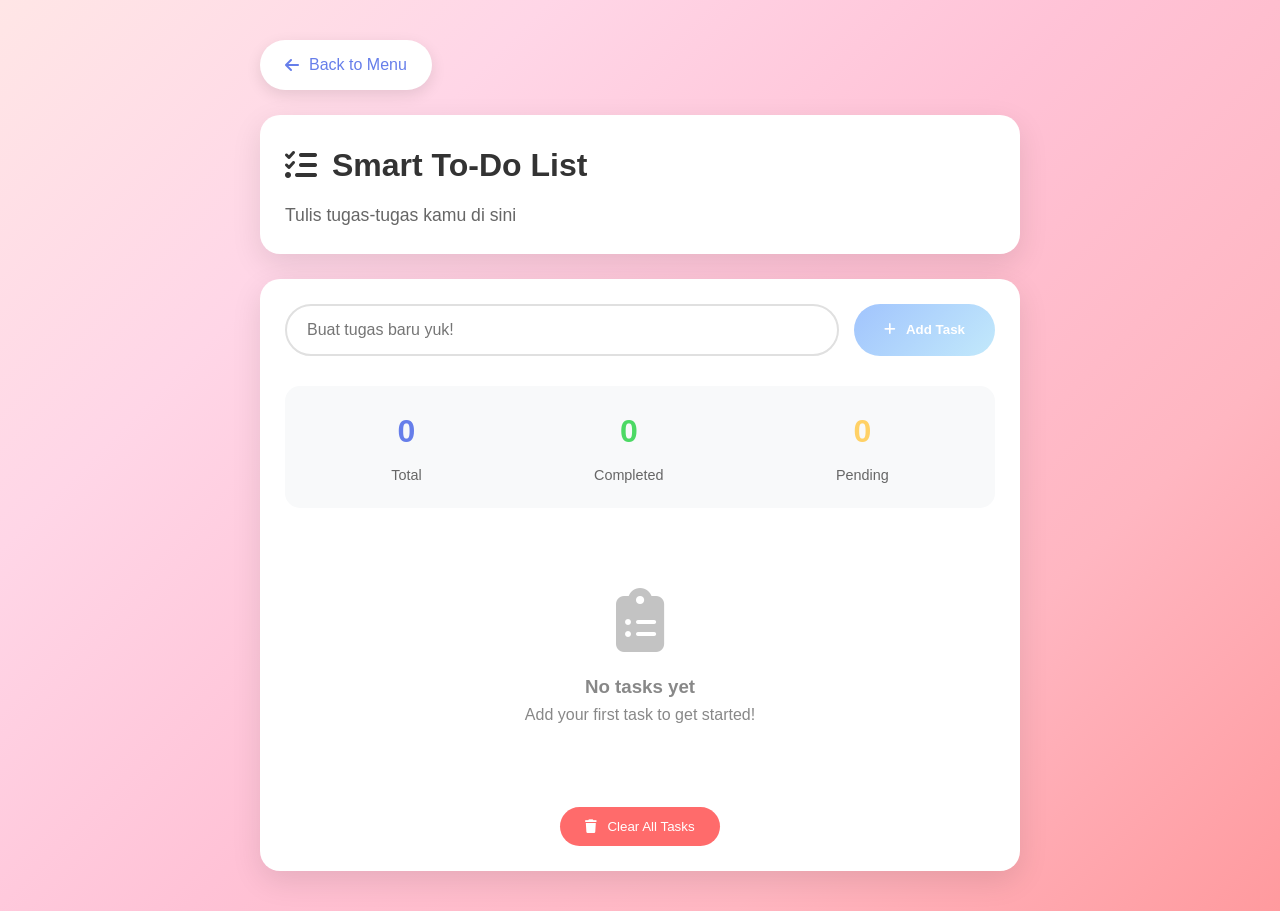
<file: todo.html>
<!DOCTYPE html>
<html lang="id">
    <!-- Theme Loader Script -->
<script>
    // Load saved theme
    document.addEventListener('DOMContentLoaded', function() {
        const savedTheme = localStorage.getItem('khusnul_theme');
        if (savedTheme) {
            try {
                const theme = JSON.parse(savedTheme);
                
                // Apply CSS variables
                document.documentElement.style.setProperty('--primary-color', theme.primaryColor);
                document.documentElement.style.setProperty('--secondary-color', theme.secondaryColor);
                document.documentElement.style.setProperty('--accent-color', theme.accentColor);
                document.documentElement.style.setProperty('--heading-font', theme.headingFont);
                document.documentElement.style.setProperty('--body-font', theme.bodyFont);
                
                // Apply background
                if (theme.backgroundType === 'solid') {
                    document.body.style.background = theme.backgroundColor;
                } else if (theme.backgroundType === 'pattern' || theme.backgroundType === 'gradient') {
                    document.body.style.background = theme.backgroundCSS;
                }
                
                // Apply fonts
                document.body.style.fontFamily = `'${theme.bodyFont}', sans-serif`;
                
                // Apply to headings
                document.querySelectorAll('h1, h2, h3, h4, h5, h6').forEach(heading => {
                    heading.style.fontFamily = `'${theme.headingFont}', cursive`;
                });
                
            } catch (e) {
                console.log('Error applying theme');
            }
        }
    });
</script>

<!-- Tambah di CSS global (style.css) di bagian atas: -->
<style>
    :root {
        --primary-color: #C9A9E8;
        --secondary-color: #D8BFD8;
        --accent-color: #FF9A9E;
        --heading-font: 'Dancing Script', cursive;
        --body-font: 'Poppins', sans-serif;
    }
    
    /* Update existing styles to use variables */
    .back-button {
        background: var(--primary-color);
        color: white;
    }
    
    .card-icon {
        background: linear-gradient(135deg, var(--primary-color), var(--secondary-color));
    }
    
    /* Add more variable-based styles as needed */
</style>
<head>
    <meta charset="UTF-8">
    <meta name="viewport" content="width=device-width, initial-scale=1.0">
    <title>To-Do List - Project Khusnul</title>
    <link rel="stylesheet" href="style.css">
    <link rel="stylesheet" href="https://cdnjs.cloudflare.com/ajax/libs/font-awesome/6.4.0/css/all.min.css">
</head>
<body>
    <div class="page-container">
        <a href="index.html" class="back-button" onclick="return handleBackClick()">
    <i class="fas fa-arrow-left"></i> Back to Menu
</a>
        
        <div class="page-header">
            <h1><i class="fas fa-tasks"></i> Smart To-Do List</h1>
            <p>Tulis tugas-tugas kamu di sini</p>
        </div>
        
        <div class="todo-container">
            <div class="input-group">
                <input type="text" id="todo-input" placeholder="Buat tugas baru yuk!">
                <button class="add-btn" onclick="addTodo()">
                    <i class="fas fa-plus"></i> Add Task
                </button>
            </div>
            
            <div class="todo-stats" id="todoStats">
                <!-- Stats akan diupdate via JavaScript -->
            </div>
            
            <ul class="todo-list" id="todoList">
                <!-- Tasks akan dimuat via JavaScript -->
            </ul>
            
            <div class="text-center mt-30">
                <button onclick="clearAllTasks()" style="background: #FF6B6B; color: white; border: none; padding: 12px 25px; border-radius: 50px; font-weight: 500; cursor: pointer; display: inline-flex; align-items: center; gap: 10px;">
                    <i class="fas fa-trash"></i> Clear All Tasks
                </button>
            </div>
        </div>
    </div>

    <script src="script.js"></script>
    <script>
        // Load todos dari localStorage
        let todos = JSON.parse(localStorage.getItem('khusnul_todos')) || [];
        let editingId = null;

        // Update stats
        function updateStats() {
            const total = todos.length;
            const completed = todos.filter(t => t.completed).length;
            const pending = total - completed;
            
            document.getElementById('todoStats').innerHTML = `
                <div class="stat-item">
                    <span class="stat-number" style="color: #667eea;">${total}</span>
                    <span class="stat-label">Total</span>
                </div>
                <div class="stat-item">
                    <span class="stat-number" style="color: #4cd964;">${completed}</span>
                    <span class="stat-label">Completed</span>
                </div>
                <div class="stat-item">
                    <span class="stat-number" style="color: #FFD166;">${pending}</span>
                    <span class="stat-label">Pending</span>
                </div>
            `;
            
            // Update count di menu utama
            localStorage.setItem('todo_count', total);
        }

        // Render todos
        function renderTodos() {
            const todoList = document.getElementById('todoList');
            
            if (todos.length === 0) {
                todoList.innerHTML = `
                    <div class="empty-state">
                        <i class="fas fa-clipboard-list"></i>
                        <h3>No tasks yet</h3>
                        <p>Add your first task to get started!</p>
                    </div>
                `;
                return;
            }
            
            todoList.innerHTML = todos.map(todo => `
                <li class="todo-item ${todo.completed ? 'completed' : ''}" data-id="${todo.id}">
                    <input type="checkbox" class="todo-checkbox" ${todo.completed ? 'checked' : ''} 
                           onchange="toggleTodo(${todo.id})">
                    
                    ${editingId === todo.id ? `
                        <input type="text" class="todo-text" id="edit-input-${todo.id}" value="${todo.text}" 
                               style="background: white; border: 2px solid #A1C4FD; padding: 8px 15px; border-radius: 10px; width: 100%;">
                    ` : `
                        <div class="todo-text">${todo.text}</div>
                    `}
                    
                    <div class="todo-actions">
                        ${editingId === todo.id ? `
                            <button class="action-btn save-btn" onclick="saveEdit(${todo.id})">
                                <i class="fas fa-check"></i>
                            </button>
                            <button class="action-btn delete-btn" onclick="cancelEdit()">
                                <i class="fas fa-times"></i>
                            </button>
                        ` : `
                            <button class="action-btn edit-btn" onclick="startEdit(${todo.id})">
                                <i class="fas fa-edit"></i>
                            </button>
                            <button class="action-btn delete-btn" onclick="deleteTodo(${todo.id})">
                                <i class="fas fa-trash"></i>
                            </button>
                        `}
                    </div>
                </li>
            `).join('');
        }

        // Add new todo
        function addTodo() {
            const input = document.getElementById('todo-input');
            const text = input.value.trim();
            
            if (!text) {
                showNotification('Please enter a task!', 'error');
                return;
            }
            
            const newTodo = {
                id: Date.now(),
                text: text,
                completed: false,
                createdAt: new Date().toLocaleString()
            };
            
            todos.unshift(newTodo);
            saveTodos();
            renderTodos();
            updateStats();
            input.value = '';
            
            showNotification('Task added successfully!');
            
            // Scroll ke atas
            document.getElementById('todoList').scrollIntoView({ behavior: 'smooth' });
        }

        // Toggle complete status
        function toggleTodo(id) {
            todos = todos.map(todo => 
                todo.id === id ? {...todo, completed: !todo.completed} : todo
            );
            saveTodos();
            renderTodos();
            updateStats();
            
            const todo = todos.find(t => t.id === id);
            showNotification(todo.completed ? 'Task completed!' : 'Task marked as pending');
        }

        // Start editing
        function startEdit(id) {
            editingId = id;
            renderTodos();
            
            // Focus on input
            setTimeout(() => {
                const editInput = document.getElementById(`edit-input-${id}`);
                if (editInput) {
                    editInput.focus();
                    editInput.select();
                }
            }, 100);
        }

        // Save edit
        function saveEdit(id) {
            const editInput = document.getElementById(`edit-input-${id}`);
            const newText = editInput.value.trim();
            
            if (!newText) {
                showNotification('Task cannot be empty!', 'error');
                return;
            }
            
            todos = todos.map(todo => 
                todo.id === id ? {...todo, text: newText} : todo
            );
            
            saveTodos();
            editingId = null;
            renderTodos();
            updateStats();
            
            showNotification('Task updated successfully!');
        }

        // Cancel edit
        function cancelEdit() {
            editingId = null;
            renderTodos();
        }

        // Delete todo
        function deleteTodo(id) {
            if (!confirm('Are you sure you want to delete this task?')) return;
            
            todos = todos.filter(todo => todo.id !== id);
            saveTodos();
            renderTodos();
            updateStats();
            
            showNotification('Task deleted!');
        }

        // Clear all tasks
        function clearAllTasks() {
            if (todos.length === 0) {
                showNotification('No tasks to clear!', 'error');
                return;
            }
            
            if (!confirm('Are you sure you want to delete ALL tasks?')) return;
            
            todos = [];
            saveTodos();
            renderTodos();
            updateStats();
            
            showNotification('All tasks cleared!');
        }

        // Save to localStorage
        function saveTodos() {
            localStorage.setItem('khusnul_todos', JSON.stringify(todos));
        }

        // Initialize
        document.addEventListener('DOMContentLoaded', function() {
            // Enter key untuk add task
            document.getElementById('todo-input').addEventListener('keypress', function(e) {
                if (e.key === 'Enter') addTodo();
            });
            
            // Enter key untuk edit task
            document.addEventListener('keypress', function(e) {
                if (e.key === 'Enter' && editingId) {
                    const editInput = document.getElementById(`edit-input-${editingId}`);
                    if (editInput && document.activeElement === editInput) {
                        saveEdit(editingId);
                    }
                }
            });
            
            renderTodos();
            updateStats();
        });
    </script>
</body>
</html>
</file>
<file: style.css>
/* ===== RESET & BASE ===== */
* {
    margin: 0;
    padding: 0;
    box-sizing: border-box;
}

body {
    /* GANTI INI SAJA: */
    background: linear-gradient(135deg, #ffe6e6 0%, #ffd6e7 25%, #ffc2d6 50%, #ffb6c1 75%, #ff9a9e 100%);
    
    /* Sisanya tetap sama */
    font-family: 'Poppins', sans-serif;
    color: #333;
    min-height: 100vh;
    padding: 20px;
    line-height: 1.6;
}

.hidden {
    display: none !important;
}

/* ===== ANIMASI PEMBUKA ===== */
#opening-screen {
    position: fixed;
    top: 0;
    left: 0;
    width: 100%;
    height: 100vh;
    background: linear-gradient(135deg, #6a11cb 0%, #2575fc 100%);
    display: flex;
    justify-content: center;
    align-items: center;
    z-index: 1000;
    transition: opacity 0.8s ease;
}

#opening-screen.fade-out {
    opacity: 0;
}

.welcome-container {
    text-align: center;
    padding: 30px;
    max-width: 90%;
}

.logo-circle {
    width: 100px;
    height: 100px;
    background: rgba(255, 255, 255, 0.2);
    border-radius: 50%;
    display: flex;
    align-items: center;
    justify-content: center;
    margin: 0 auto 30px;
    font-size: 3rem;
    color: white;
    animation: pulse 2s infinite;
}

@keyframes pulse {
    0%, 100% { transform: scale(1); }
    50% { transform: scale(1.1); }
}

.typing-text {
    font-size: 2.8rem;
    color: white;
    margin-bottom: 15px;
    font-weight: 700;
    font-family: 'Quicksand', sans-serif;
    opacity: 0;
    transform: translateY(20px);
    animation: slideUp 0.8s ease 0.5s forwards;
}

@keyframes slideUp {
    to {
        opacity: 1;
        transform: translateY(0);
    }
}

.subtitle {
    color: rgba(255, 255, 255, 0.9);
    font-size: 1.2rem;
    margin-bottom: 30px;
    opacity: 0;
    animation: fadeIn 0.8s ease 1s forwards;
}

@keyframes fadeIn {
    to { opacity: 1; }
}

.loading-bar {
    width: 200px;
    height: 6px;
    background: rgba(255, 255, 255, 0.2);
    border-radius: 3px;
    margin: 30px auto;
    overflow: hidden;
}

.loading-progress {
    height: 100%;
    width: 0%;
    background: #4cd964;
    border-radius: 3px;
    transition: width 2s ease;
}

.loading-progress.loaded {
    width: 100%;
}

/* ===== DASHBOARD ===== */
#dashboard {
    animation: fadeInUp 0.8s ease;
}

@keyframes fadeInUp {
    from {
        opacity: 0;
        transform: translateY(20px);
    }
    to {
        opacity: 1;
        transform: translateY(0);
    }
}

.main-header {
    text-align: center;
    margin-bottom: 40px;
    padding-top: 20px;
}

.main-header h1 {
    font-size: 2.2rem;
    color: white;
    margin-bottom: 10px;
    display: flex;
    align-items: center;
    justify-content: center;
    gap: 10px;
}

.main-header p {
    color: rgba(255, 255, 255, 0.85);
    font-size: 1.1rem;
}

/* ===== MENU CARDS ===== */
.menu-container {
    display: grid;
    grid-template-columns: 1fr;
    gap: 20px;
    max-width: 500px;
    margin: 0 auto 50px;
}

.menu-card {
    display: block;
    background: white;
    border-radius: 20px;
    padding: 25px;
    text-decoration: none;
    box-shadow: 0 10px 30px rgba(0, 0, 0, 0.15);
    transition: all 0.3s ease;
    position: relative;
    overflow: hidden;
}

.menu-card::before {
    content: '';
    position: absolute;
    top: 0;
    left: 0;
    width: 100%;
    height: 5px;
}

.menu-card.kitchen::before {
    background: linear-gradient(90deg, #FF9A9E, #FAD0C4);
}

.menu-card.todo::before {
    background: linear-gradient(90deg, #A1C4FD, #C2E9FB);
}

.menu-card.clock::before {
    background: linear-gradient(90deg, #FFECD2, #FCB69F);
}

.menu-card:hover {
    transform: translateY(-8px);
    box-shadow: 0 15px 35px rgba(0, 0, 0, 0.2);
}

.card-icon {
    width: 70px;
    height: 70px;
    border-radius: 50%;
    display: flex;
    align-items: center;
    justify-content: center;
    font-size: 2rem;
    margin-bottom: 20px;
}

.kitchen .card-icon {
    background: linear-gradient(135deg, #FF9A9E, #FAD0C4);
    color: #D8437E;
}

.todo .card-icon {
    background: linear-gradient(135deg, #A1C4FD, #C2E9FB);
    color: #3A7BD5;
}

.clock .card-icon {
    background: linear-gradient(135deg, #FFECD2, #FCB69F);
    color: #FF7E5F;
}

.card-content h3 {
    font-size: 1.5rem;
    color: #333;
    margin-bottom: 8px;
    font-weight: 600;
}

.card-content p {
    color: #666;
    font-size: 0.95rem;
}

.card-badge {
    position: absolute;
    top: 20px;
    right: 20px;
    background: rgba(0, 0, 0, 0.08);
    padding: 5px 12px;
    border-radius: 20px;
    font-size: 0.85rem;
    font-weight: 500;
}

.kitchen .card-badge {
    color: #D8437E;
}

.todo .card-badge {
    color: #3A7BD5;
}

.clock .card-badge {
    color: #FF7E5F;
}

/* ===== FOOTER ===== */
.main-footer {
    text-align: center;
    padding: 20px;
    color: rgba(255, 255, 255, 0.8);
    font-size: 0.95rem;
    margin-top: 20px;
}

.main-footer i {
    color: #ff6b6b;
    margin: 0 5px;
}

/* ===== RESPONSIVE ===== */
@media (min-width: 768px) {
    .typing-text {
        font-size: 3.5rem;
    }
    
    .menu-container {
        grid-template-columns: repeat(3, 1fr);
        max-width: 100%;
        gap: 25px;
    }
    
    .main-header h1 {
        font-size: 2.8rem;
    }
}

/* ===== BACK BUTTON ===== */
.back-button {
    display: inline-flex;
    align-items: center;
    gap: 10px;
    background: white;
    color: #667eea;
    border: none;
    padding: 12px 25px;
    border-radius: 50px;
    font-weight: 500;
    cursor: pointer;
    text-decoration: none;
    box-shadow: 0 5px 15px rgba(0, 0, 0, 0.1);
    transition: all 0.3s;
    margin-bottom: 25px;
}

.back-button:hover {
    transform: translateX(-5px);
    box-shadow: 0 8px 20px rgba(0, 0, 0, 0.15);
}

/* ===== PAGE LAYOUT ===== */
.page-container {
    max-width: 800px;
    margin: 0 auto;
    padding: 20px;
}

.page-header {
    background: white;
    border-radius: 20px;
    padding: 25px;
    margin-bottom: 25px;
    box-shadow: 0 10px 30px rgba(0, 0, 0, 0.1);
}

.page-header h1 {
    font-size: 2rem;
    color: #333;
    margin-bottom: 10px;
    display: flex;
    align-items: center;
    gap: 15px;
}

.page-header p {
    color: #666;
    font-size: 1.1rem;
}

/* ===== KITCHEN PAGE SPECIFIC ===== */
.tools-container {
    background: white;
    border-radius: 20px;
    padding: 25px;
    box-shadow: 0 10px 30px rgba(0, 0, 0, 0.1);
}

.tools-grid {
    display: grid;
    grid-template-columns: repeat(auto-fill, minmax(180px, 1fr));
    gap: 20px;
    margin-top: 20px;
}

.tool-item {
    background: #f8f9fa;
    padding: 20px;
    border-radius: 15px;
    text-align: center;
    transition: all 0.3s;
    border-left: 4px solid #FF9A9E;
}

.tool-item:hover {
    transform: translateY(-5px);
    box-shadow: 0 8px 20px rgba(255, 154, 158, 0.2);
}

.tool-emoji {
    font-size: 2.5rem;
    margin-bottom: 10px;
}

.tool-english {
    font-size: 1.2rem;
    color: #333;
    font-weight: 600;
    margin-bottom: 5px;
}

.tool-indonesia {
    color: #666;
    font-style: italic;
}

/* ===== TODO PAGE SPECIFIC ===== */
.todo-container {
    background: white;
    border-radius: 20px;
    padding: 25px;
    box-shadow: 0 10px 30px rgba(0, 0, 0, 0.1);
}

.input-group {
    display: flex;
    gap: 15px;
    margin-bottom: 30px;
}

#todo-input {
    flex: 1;
    padding: 15px 20px;
    border: 2px solid #e0e0e0;
    border-radius: 50px;
    font-size: 1rem;
    transition: all 0.3s;
}

#todo-input:focus {
    outline: none;
    border-color: #A1C4FD;
    box-shadow: 0 0 0 3px rgba(161, 196, 253, 0.2);
}

.add-btn {
    background: linear-gradient(135deg, #A1C4FD, #C2E9FB);
    color: white;
    border: none;
    border-radius: 50px;
    padding: 15px 30px;
    font-weight: 600;
    cursor: pointer;
    display: flex;
    align-items: center;
    gap: 10px;
    transition: all 0.3s;
}

.add-btn:hover {
    transform: scale(1.05);
    box-shadow: 0 8px 20px rgba(161, 196, 253, 0.3);
}

.todo-stats {
    display: flex;
    justify-content: space-around;
    background: #f8f9fa;
    padding: 20px;
    border-radius: 15px;
    margin-bottom: 30px;
}

.stat-item {
    text-align: center;
}

.stat-number {
    display: block;
    font-size: 2rem;
    font-weight: 700;
    margin-bottom: 5px;
}

.stat-label {
    color: #666;
    font-size: 0.9rem;
}

.todo-list {
    list-style: none;
}

.todo-item {
    background: #f8f9fa;
    padding: 20px;
    border-radius: 15px;
    margin-bottom: 15px;
    display: flex;
    align-items: center;
    gap: 15px;
    transition: all 0.3s;
    border-left: 4px solid #A1C4FD;
}

.todo-item.completed {
    opacity: 0.7;
    border-left-color: #4cd964;
}

.todo-item.completed .todo-text {
    text-decoration: line-through;
    color: #888;
}

.todo-checkbox {
    width: 22px;
    height: 22px;
    accent-color: #4cd964;
    cursor: pointer;
}

.todo-text {
    flex: 1;
    font-size: 1.1rem;
    color: #333;
}

.todo-actions {
    display: flex;
    gap: 10px;
}

.action-btn {
    width: 40px;
    height: 40px;
    border-radius: 50%;
    border: none;
    display: flex;
    align-items: center;
    justify-content: center;
    cursor: pointer;
    transition: all 0.3s;
    font-size: 1rem;
}

.edit-btn {
    background: #FFD166;
    color: white;
}

.delete-btn {
    background: #FF6B6B;
    color: white;
}

.save-btn {
    background: #4cd964;
    color: white;
}

.action-btn:hover {
    transform: scale(1.1);
}

.empty-state {
    text-align: center;
    padding: 50px 20px;
    color: #888;
}

.empty-state i {
    font-size: 4rem;
    margin-bottom: 20px;
    opacity: 0.5;
}

/* ===== CLOCK PAGE SPECIFIC ===== */
.clock-container {
    background: white;
    border-radius: 20px;
    padding: 25px;
    box-shadow: 0 10px 30px rgba(0, 0, 0, 0.1);
    text-align: center;
}

.time-display {
    font-size: 3.5rem;
    font-family: 'Courier New', monospace;
    color: #333;
    margin: 30px 0;
    font-weight: 700;
    letter-spacing: 2px;
}

.date-display {
    font-size: 1.5rem;
    color: #666;
    margin-bottom: 40px;
}

.stopwatch-section {
    background: #f8f9fa;
    padding: 30px;
    border-radius: 20px;
    margin-top: 40px;
}

.stopwatch-display {
    font-size: 3rem;
    font-family: 'Courier New', monospace;
    color: #333;
    margin: 20px 0;
    font-weight: 700;
}

.timer-controls {
    display: flex;
    justify-content: center;
    gap: 15px;
    flex-wrap: wrap;
    margin-top: 30px;
}

.timer-btn {
    padding: 15px 30px;
    border: none;
    border-radius: 50px;
    font-weight: 600;
    cursor: pointer;
    display: flex;
    align-items: center;
    gap: 10px;
    transition: all 0.3s;
    font-size: 1rem;
    min-width: 120px;
    justify-content: center;
}

.start-btn {
    background: linear-gradient(135deg, #4cd964, #2ecc71);
    color: white;
}

.pause-btn {
    background: linear-gradient(135deg, #FFD166, #f9c74f);
    color: white;
}

.reset-btn {
    background: linear-gradient(135deg, #FF6B6B, #e63946);
    color: white;
}

.save-btn-clock {
    background: linear-gradient(135deg, #A1C4FD, #C2E9FB);
    color: white;
}

.timer-btn:hover {
    transform: translateY(-3px);
    box-shadow: 0 8px 20px rgba(0, 0, 0, 0.15);
}

.saved-times {
    margin-top: 40px;
    text-align: left;
}

.saved-times h3 {
    color: #333;
    margin-bottom: 20px;
    font-size: 1.3rem;
}

.time-item {
    background: white;
    padding: 15px;
    border-radius: 10px;
    margin-bottom: 10px;
    display: flex;
    justify-content: space-between;
    align-items: center;
    border-left: 4px solid #4cd964;
}

/* ===== UTILITIES ===== */
.text-center {
    text-align: center;
}

.mt-20 { margin-top: 20px; }
.mt-30 { margin-top: 30px; }
.mb-20 { margin-bottom: 20px; }
.mb-30 { margin-bottom: 30px; }

/* ===== MOBILE OPTIMIZATION ===== */
@media (max-width: 480px) {
    body {
        padding: 15px;
    }
    
    .typing-text {
        font-size: 2.2rem;
    }
    
    .menu-card {
        padding: 20px;
    }
    
    .card-icon {
        width: 60px;
        height: 60px;
        font-size: 1.8rem;
    }
    
    .time-display {
        font-size: 2.5rem;
    }
    
    .stopwatch-display {
        font-size: 2.2rem;
    }
    
    .timer-btn {
        padding: 12px 20px;
        min-width: 110px;
        font-size: 0.9rem;
    }
    
    .input-group {
        flex-direction: column;
    }
    
    .add-btn {
        justify-content: center;
    }
    
    .todo-stats {
        flex-direction: column;
        gap: 20px;
    }
    
    .tools-grid {
        grid-template-columns: 1fr;
    }
}
</file>
